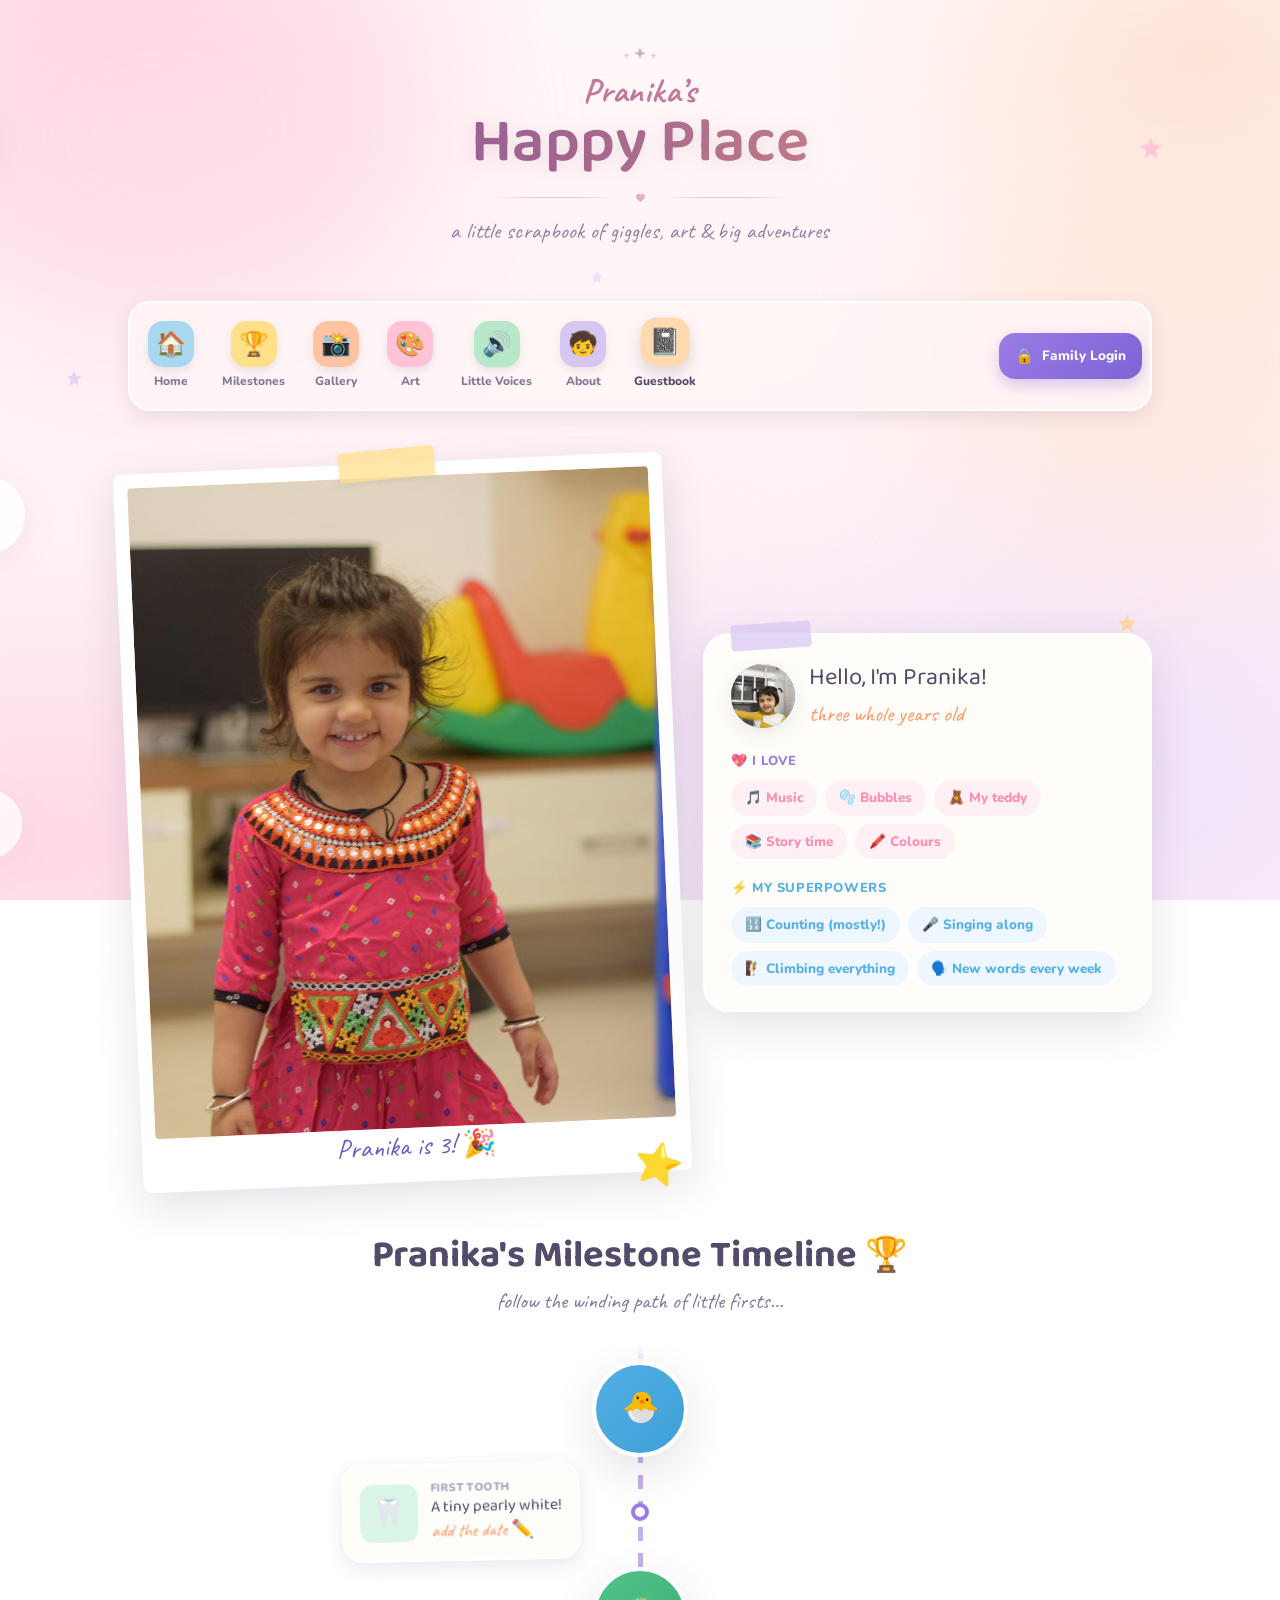
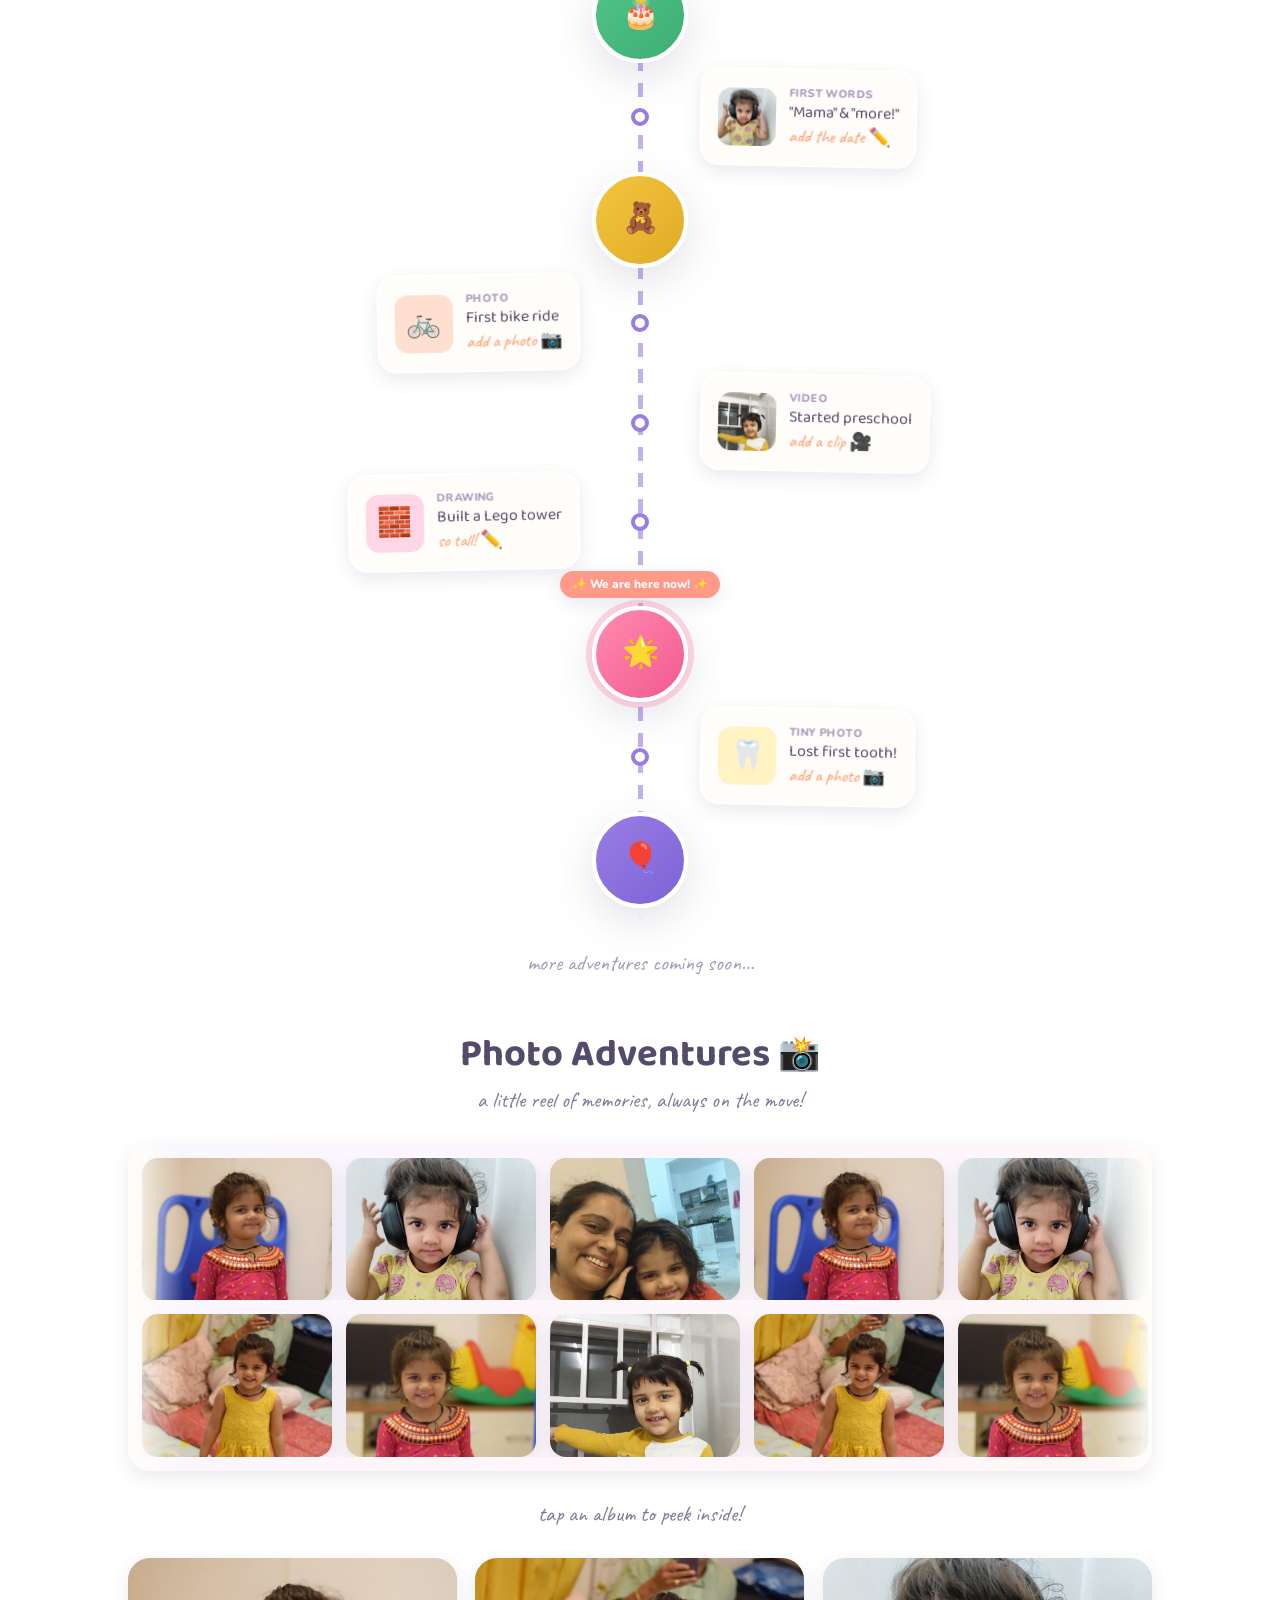
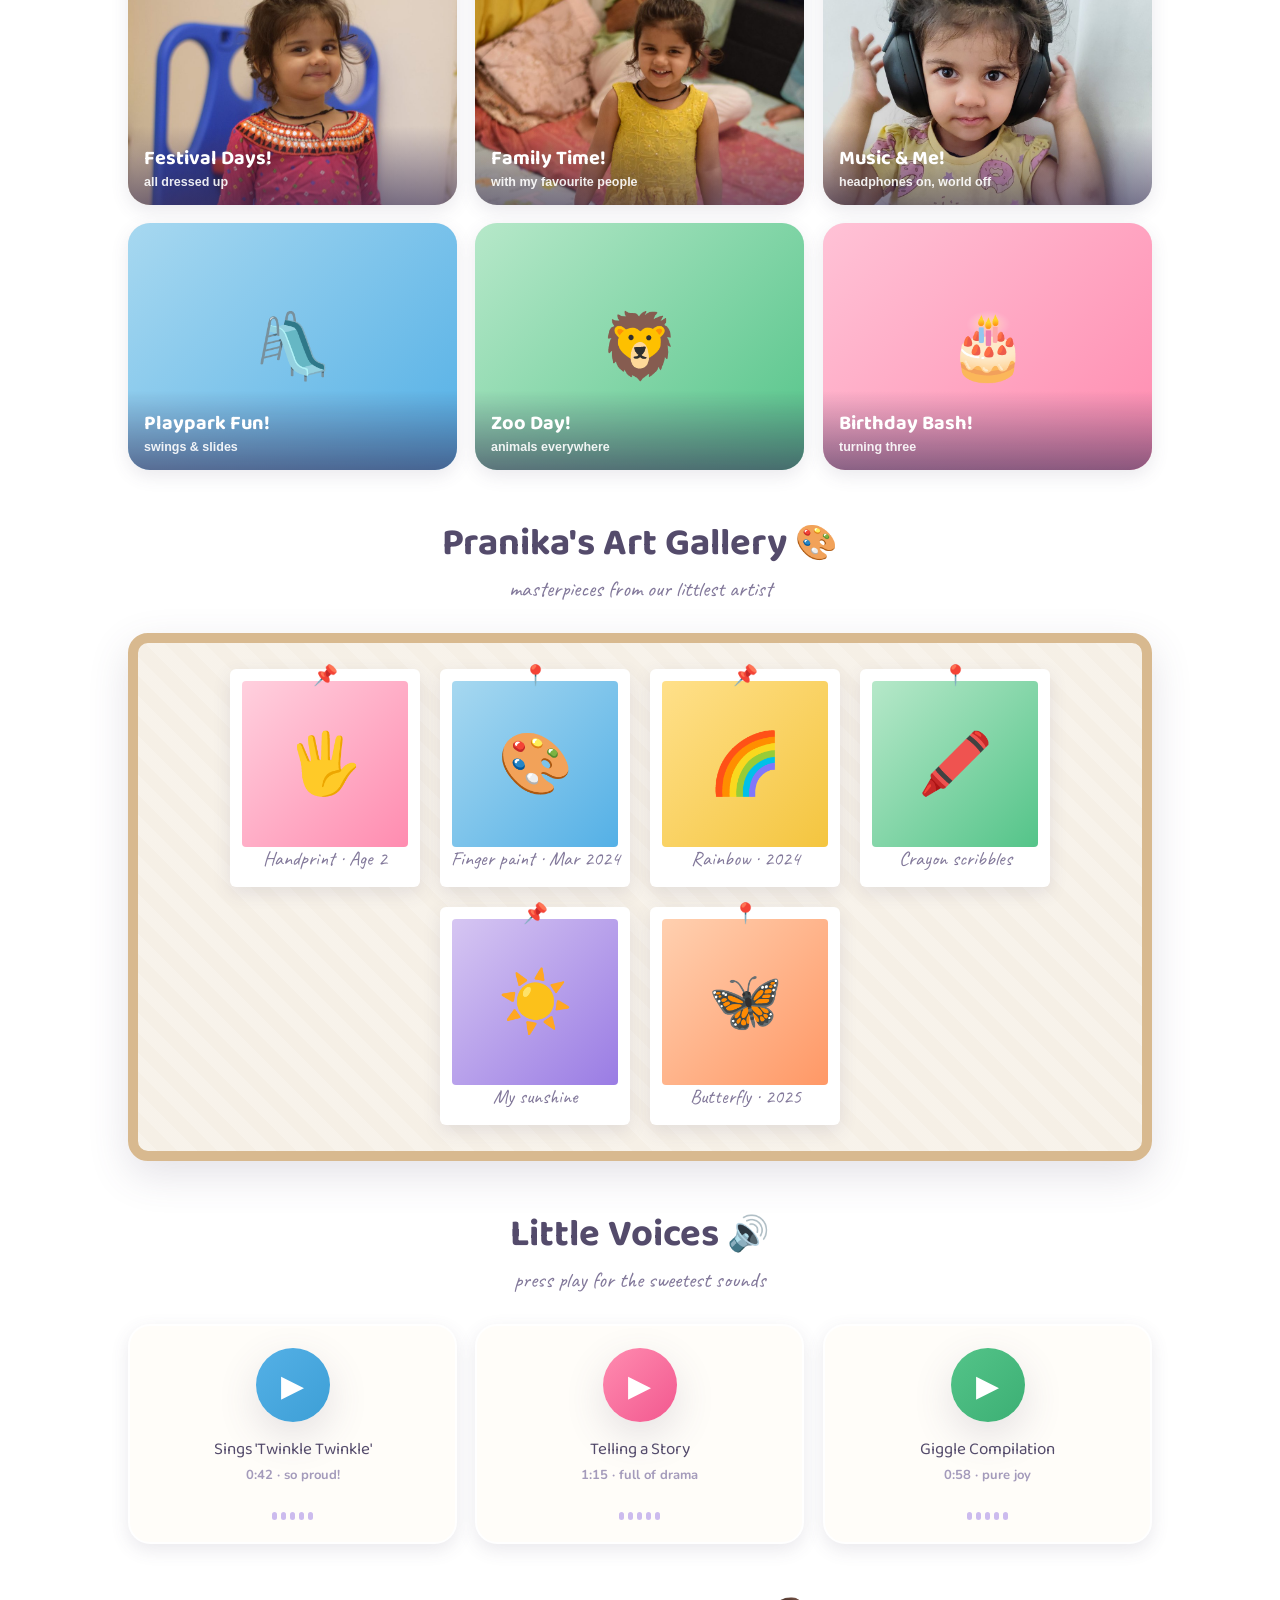
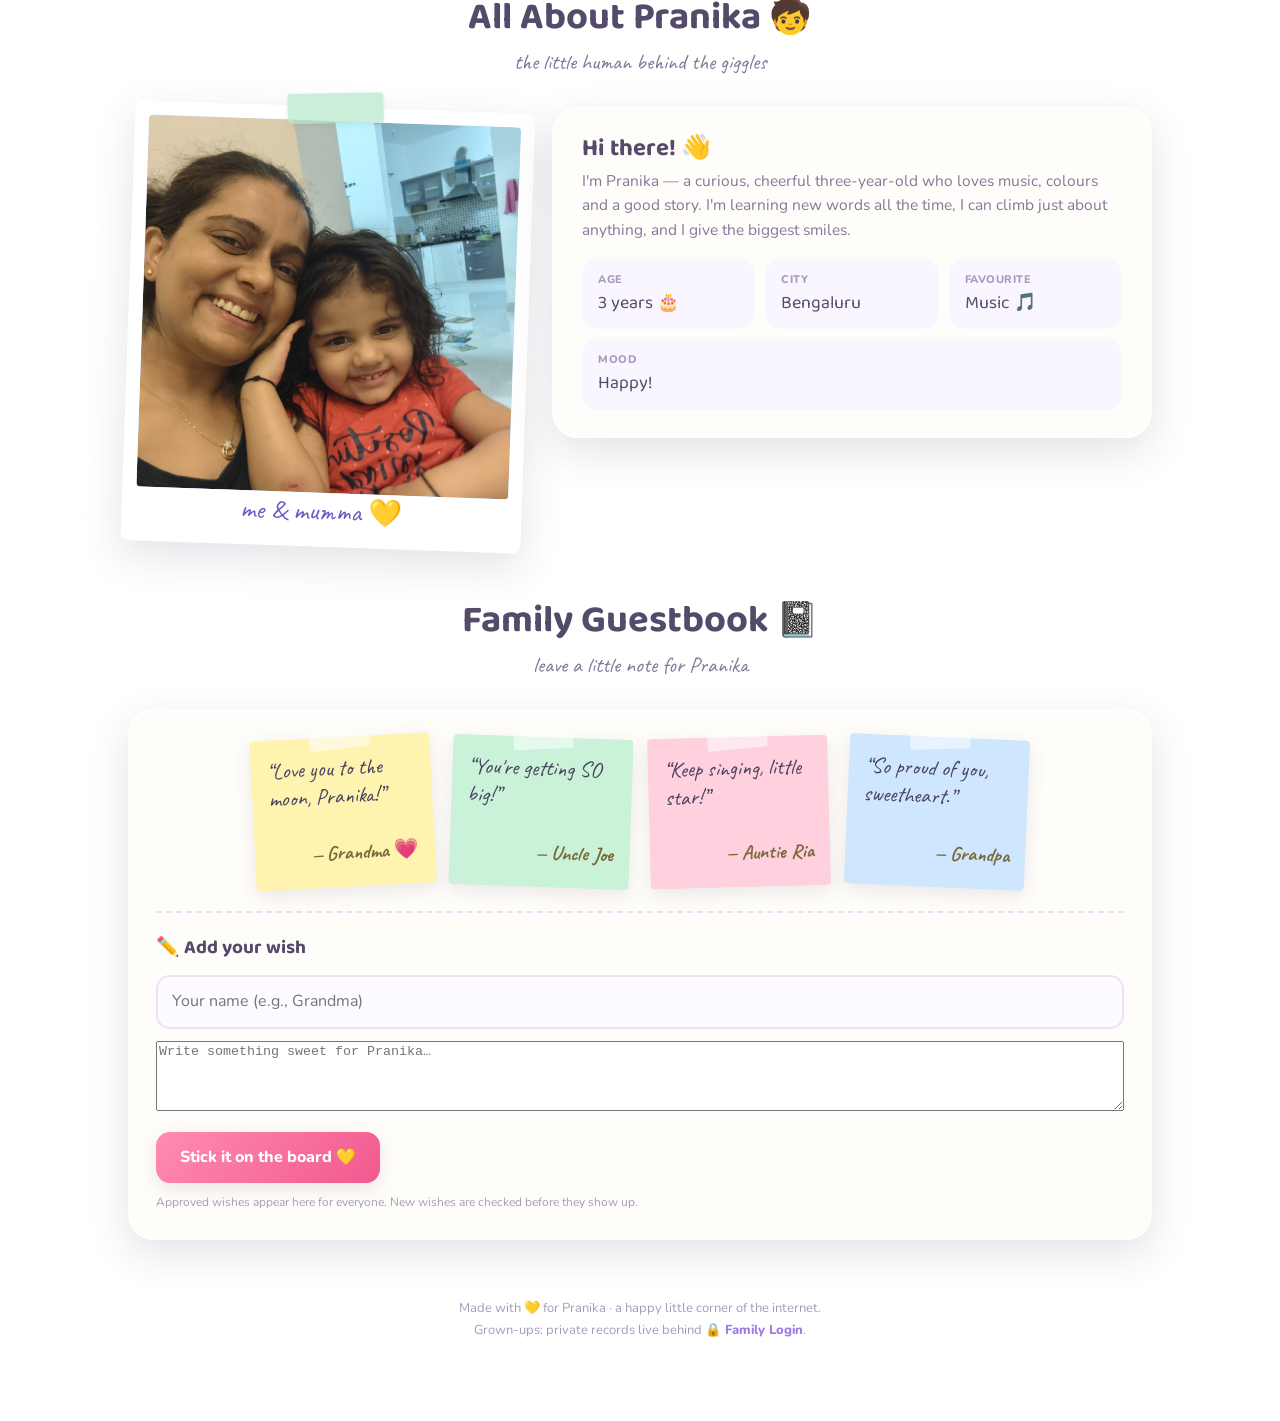
<file: index.html>
<!doctype html>
<html lang="en">
  <head>
    <meta charset="UTF-8" />
    <meta name="viewport" content="width=device-width, initial-scale=1.0" />
    <!-- Blocked from search engines. The page is still openable by anyone with the link. Remove this line to allow indexing. -->
    <meta name="robots" content="noindex, nofollow" />
    <title>Pranika's Happy Place! 🎈</title>
    <link rel="preconnect" href="https://fonts.googleapis.com" />
    <link rel="preconnect" href="https://fonts.gstatic.com" crossorigin />
    <link
      href="https://fonts.googleapis.com/css2?family=Baloo+2:wght@500;600;700;800&family=Caveat:wght@600;700&family=Nunito:wght@400;600;700;800&display=swap"
      rel="stylesheet"
    />
    <link rel="stylesheet" href="style.css" />
  </head>
  <body>
    <div id="sprog" aria-hidden="true"></div>
    <div class="decor" aria-hidden="true">
      <span class="aura a1"></span>
      <span class="aura a2"></span>
      <span class="aura a3"></span>
      <svg class="cloud c1" width="150" height="87" viewBox="0 0 120 70">
        <path fill="#fff" d="M30 55a22 22 0 0 1 2-44 26 26 0 0 1 49-6 20 20 0 0 1 9 50z" />
      </svg>
      <svg class="cloud c2" width="110" height="64" viewBox="0 0 120 70">
        <path fill="#fff" d="M30 55a22 22 0 0 1 2-44 26 26 0 0 1 49-6 20 20 0 0 1 9 50z" />
      </svg>
      <svg class="cloud c3" width="190" height="110" viewBox="0 0 120 70">
        <path fill="#fff" d="M30 55a22 22 0 0 1 2-44 26 26 0 0 1 49-6 20 20 0 0 1 9 50z" />
      </svg>
      <svg class="cloud c4" width="130" height="75" viewBox="0 0 120 70">
        <path fill="#fff" d="M30 55a22 22 0 0 1 2-44 26 26 0 0 1 49-6 20 20 0 0 1 9 50z" />
      </svg>
      <svg class="cloud c5" width="165" height="96" viewBox="0 0 120 70">
        <path fill="#fff" d="M30 55a22 22 0 0 1 2-44 26 26 0 0 1 49-6 20 20 0 0 1 9 50z" />
      </svg>
      <span class="petal p1" style="left:6%;animation-duration:26s;animation-delay:0s;width:11.7px;height:11.7px"></span>
      <span class="petal p2" style="left:17%;animation-duration:32s;animation-delay:-8s;width:13.7px;height:13.7px"></span>
      <span class="petal p3" style="left:29%;animation-duration:23s;animation-delay:-15s;width:15.7px;height:15.7px"></span>
      <span class="petal p4" style="left:38%;animation-duration:35s;animation-delay:-4s;width:17.6px;height:17.6px"></span>
      <span class="petal p5" style="left:51%;animation-duration:28s;animation-delay:-20s;width:11.7px;height:11.7px"></span>
      <span class="petal p6" style="left:63%;animation-duration:31s;animation-delay:-11s;width:13.7px;height:13.7px"></span>
      <span class="petal p7" style="left:72%;animation-duration:25s;animation-delay:-26s;width:15.7px;height:15.7px"></span>
      <span class="petal p8" style="left:81%;animation-duration:34s;animation-delay:-6s;width:17.6px;height:17.6px"></span>
      <span class="petal p9" style="left:89%;animation-duration:29s;animation-delay:-18s;width:11.7px;height:11.7px"></span>
      <span class="petal p10" style="left:95%;animation-duration:27s;animation-delay:-2s;width:13.7px;height:13.7px"></span>
      <span class="mote m1" style="left:11%;animation-duration:22s;animation-delay:0s"></span>
      <span class="mote m2" style="left:24%;animation-duration:28s;animation-delay:-9s"></span>
      <span class="mote m3" style="left:36%;animation-duration:25s;animation-delay:-16s"></span>
      <span class="mote m4" style="left:47%;animation-duration:31s;animation-delay:-5s"></span>
      <span class="mote m5" style="left:58%;animation-duration:26s;animation-delay:-21s"></span>
      <span class="mote m6" style="left:69%;animation-duration:29s;animation-delay:-12s"></span>
      <span class="mote m7" style="left:83%;animation-duration:24s;animation-delay:-3s"></span>
      <span class="mote m8" style="left:92%;animation-duration:33s;animation-delay:-18s"></span>
      <svg class="star s1" width="28" height="28" viewBox="0 0 24 24">
        <path fill="#ffc7d9" d="M12 2l2.6 6.3L21 9l-4.8 4.3L17.6 20 12 16.4 6.4 20l1.4-6.7L3 9l6.4-.7z" />
      </svg>
      <svg class="star s2" width="20" height="20" viewBox="0 0 24 24">
        <path fill="#e3d2f7" d="M12 2l2.6 6.3L21 9l-4.8 4.3L17.6 20 12 16.4 6.4 20l1.4-6.7L3 9l6.4-.7z" />
      </svg>
      <svg class="star s3" width="24" height="24" viewBox="0 0 24 24">
        <path fill="#ffd9a8" d="M12 2l2.6 6.3L21 9l-4.8 4.3L17.6 20 12 16.4 6.4 20l1.4-6.7L3 9l6.4-.7z" />
      </svg>
      <svg class="star s4" width="18" height="18" viewBox="0 0 24 24">
        <path fill="#ffb9cd" d="M12 2l2.6 6.3L21 9l-4.8 4.3L17.6 20 12 16.4 6.4 20l1.4-6.7L3 9l6.4-.7z" />
      </svg>
      <svg class="star s5" width="16" height="16" viewBox="0 0 24 24">
        <path fill="#f3ddfa" d="M12 2l2.6 6.3L21 9l-4.8 4.3L17.6 20 12 16.4 6.4 20l1.4-6.7L3 9l6.4-.7z" />
      </svg>
      <svg class="star s6" width="22" height="22" viewBox="0 0 24 24">
        <path fill="#ffcfe0" d="M12 2l2.6 6.3L21 9l-4.8 4.3L17.6 20 12 16.4 6.4 20l1.4-6.7L3 9l6.4-.7z" />
      </svg>
    </div>

    <div class="shell">
      <!-- Header -->
      <header class="top">
      <div class="logo-title">
        <span class="crest">
          <svg viewBox="0 0 46 18" fill="none" xmlns="http://www.w3.org/2000/svg">
            <path
              d="M23 1.6l1.5 4.1 4.1 1.5-4.1 1.5L23 12.8l-1.5-4.1L17.4 7.2l4.1-1.5z"
              fill="#c88fa8"
            />
            <path
              d="M9.5 6.4l.85 2.3 2.3.85-2.3.85-.85 2.3-.85-2.3L6.35 9.55l2.3-.85z"
              fill="#d7a9bd"
              opacity=".8"
            />
            <path
              d="M36.5 6.4l.85 2.3 2.3.85-2.3.85-.85 2.3-.85-2.3-2.3-.85 2.3-.85z"
              fill="#d7a9bd"
              opacity=".8"
            />
          </svg>
        </span>
        <p class="eyebrow">Pranika&rsquo;s</p>
        <h1>Happy Place</h1>
        <div class="title-rule" aria-hidden="true">
          <span class="ln"></span>
          <svg viewBox="0 0 24 24" xmlns="http://www.w3.org/2000/svg">
            <path
              d="M12 20.5S3.8 15.3 3.8 9.6A4.6 4.6 0 0 1 12 6.9a4.6 4.6 0 0 1 8.2 2.7c0 5.7-8.2 10.9-8.2 10.9z"
              fill="#dba3b6"
            />
          </svg>
          <span class="ln"></span>
        </div>
        <p class="subtitle">
          a little scrapbook of giggles, art &amp; big adventures
        </p>
      </div>
    </header>

      <!-- Nav -->
      <nav class="mainnav" id="nav">
        <button class="navbtn n-home active" data-go="home">
          <span class="ico">🏠</span>Home
        </button>
        <button class="navbtn n-mile" data-go="milestones">
          <span class="ico">🏆</span>Milestones
        </button>
        <button class="navbtn n-gal" data-go="gallery">
          <span class="ico">📸</span>Gallery
        </button>
        <button class="navbtn n-art" data-go="art">
          <span class="ico">🎨</span>Art
        </button>
        <button class="navbtn n-voice" data-go="voices">
          <span class="ico">🔊</span>Little Voices
        </button>
        <button class="navbtn n-about" data-go="about">
          <span class="ico">🧒</span>About
        </button>
        <button class="navbtn n-guest" data-go="guestbook">
          <span class="ico">📓</span>Guestbook
        </button>
        <span class="navspacer"></span>
        <a class="loginbtn" href="parent.html"
          ><span class="lk">🔒</span> Family Login</a
        >
      </nav>

      <!-- ===== HOME / HERO ===== -->
      <section id="home">
        <div class="hero">
          <div class="hero-photo">
            <div class="polaroid">
              <div class="tape"></div>
              <div class="pic">
                <img
                  src="photos/pranika-hero.jpg"
                  alt="Pranika smiling"
                  style="object-position: center 18%"
                />
              </div>
              <div class="cap">Pranika is 3! 🎉</div>
            </div>
            <span class="sticker">⭐</span>
          </div>
          <div class="profilecard">
            <div class="pc-head">
              <div class="pc-avatar">
                <img src="photos/pranika-avatar.jpg" alt="Pranika" />
              </div>
              <div>
                <div class="n">Hello, I'm Pranika!</div>
                <div class="age">three whole years old</div>
              </div>
            </div>
            <div class="pc-block">
              <div class="pc-label">💖 I love</div>
              <div class="taglist">
                <span class="tagpill love">🎵 Music</span>
                <span class="tagpill love">🫧 Bubbles</span>
                <span class="tagpill love">🧸 My teddy</span>
                <span class="tagpill love">📚 Story time</span>
                <span class="tagpill love">🖍️ Colours</span>
              </div>
            </div>
            <div class="pc-block">
              <div class="pc-label" style="color: var(--sky-d)">
                ⚡ My superpowers
              </div>
              <div class="taglist">
                <span class="tagpill power">🔢 Counting (mostly!)</span>
                <span class="tagpill power">🎤 Singing along</span>
                <span class="tagpill power">🧗 Climbing everything</span>
                <span class="tagpill power">🗣️ New words every week</span>
              </div>
            </div>
          </div>
        </div>
      </section>

      <!-- ===== MILESTONES ===== -->
      <section id="milestones">
        <h2 class="sec-title">
          Pranika's Milestone Timeline <span class="em">🏆</span>
        </h2>
        <div class="sec-sub">follow the winding path of little firsts…</div>

        <div class="timeline">
          <div class="agebadge a0">
            <span class="em">🐣</span><span class="lb">Age 0</span>
          </div>

          <div class="mrow left">
            <div class="mcard">
              <div class="mthumb" style="background: #d9f6e6">🦷</div>
              <div>
                <div class="mtype">First tooth</div>
                <div class="mt">A tiny pearly white!</div>
                <div class="md">add the date ✏️</div>
              </div>
            </div>
            <div class="node"></div>
          </div>

          <div class="agebadge a1">
            <span class="em">🎂</span><span class="lb">Age 1</span>
          </div>

          <div class="mrow right">
            <div class="node"></div>
            <div class="mcard">
              <div class="mthumb">
                <img
                  src="photos/music-time.jpg"
                  alt="Pranika wearing headphones"
                  loading="lazy"
                  style="object-position: center 22%"
                />
              </div>
              <div>
                <div class="mtype">First words</div>
                <div class="mt">"Mama" &amp; "more!"</div>
                <div class="md">add the date ✏️</div>
              </div>
            </div>
          </div>

          <div class="agebadge a2">
            <span class="em">🧸</span><span class="lb">Age 2</span>
          </div>

          <div class="mrow left">
            <div class="mcard">
              <div class="mthumb" style="background: #ffe0d0">🚲</div>
              <div>
                <div class="mtype">Photo</div>
                <div class="mt">First bike ride</div>
                <div class="md">add a photo 📷</div>
              </div>
            </div>
            <div class="node"></div>
          </div>
          <div class="mrow right">
            <div class="node"></div>
            <div class="mcard">
              <div class="mthumb">
                <img
                  src="photos/pranika-avatar.jpg"
                  alt="Pranika smiling"
                  loading="lazy"
                />
              </div>
              <div>
                <div class="mtype">Video</div>
                <div class="mt">Started preschool</div>
                <div class="md">add a clip 🎥</div>
              </div>
            </div>
          </div>
          <div class="mrow left">
            <div class="mcard">
              <div class="mthumb" style="background: #ffd6e6">🧱</div>
              <div>
                <div class="mtype">Drawing</div>
                <div class="mt">Built a Lego tower</div>
                <div class="md">so tall! ✏️</div>
              </div>
            </div>
            <div class="node"></div>
          </div>

          <span class="nowtag">✨ We are here now! ✨</span>
          <div class="agebadge a3 now">
            <span class="em">🌟</span><span class="lb">Age 3</span>
          </div>

          <div class="mrow right">
            <div class="node"></div>
            <div class="mcard">
              <div class="mthumb" style="background: #fff3c4">🦷</div>
              <div>
                <div class="mtype">Tiny photo</div>
                <div class="mt">Lost first tooth!</div>
                <div class="md">add a photo 📷</div>
              </div>
            </div>
          </div>

          <div class="agebadge a4">
            <span class="em">🎈</span><span class="lb">Age 4</span>
          </div>
        </div>
        <p class="timeline-outro">more adventures coming soon…</p>
      </section>

      <!-- ===== PHOTO ADVENTURES (Gallery) ===== -->
      <section id="gallery">
        <h2 class="sec-title">Photo Adventures <span class="em">📸</span></h2>
        <div class="sec-sub">a little reel of memories, always on the move!</div>
        <div class="reel" id="reel" aria-label="Scrolling photo reel of Pranika">
          <div class="reel-row r1"><div class="reel-track" id="reelTrack1"></div></div>
          <div class="reel-row r2"><div class="reel-track" id="reelTrack2"></div></div>
        </div>
        <div class="sec-sub">tap an album to peek inside!</div>
        <div class="albums" id="albums"></div>
      </section>

      <!-- ===== ART GALLERY ===== -->
      <section id="art">
        <h2 class="sec-title">
          Pranika's Art Gallery <span class="em">🎨</span>
        </h2>
        <div class="sec-sub">masterpieces from our littlest artist</div>
        <div class="board" id="board"></div>
      </section>

      <!-- ===== LITTLE VOICES ===== -->
      <section id="voices">
        <h2 class="sec-title">Little Voices <span class="em">🔊</span></h2>
        <div class="sec-sub">press play for the sweetest sounds</div>
        <div class="voices">
          <div class="voice" data-audio="">
            <button class="playbtn" aria-label="Play">▶</button>
            <div class="vt">Sings 'Twinkle Twinkle'</div>
            <div class="vd">0:42 · so proud!</div>
            <div class="bars"><i></i><i></i><i></i><i></i><i></i></div>
          </div>
          <div class="voice" data-audio="">
            <button class="playbtn" aria-label="Play">▶</button>
            <div class="vt">Telling a Story</div>
            <div class="vd">1:15 · full of drama</div>
            <div class="bars"><i></i><i></i><i></i><i></i><i></i></div>
          </div>
          <div class="voice" data-audio="">
            <button class="playbtn" aria-label="Play">▶</button>
            <div class="vt">Giggle Compilation</div>
            <div class="vd">0:58 · pure joy</div>
            <div class="bars"><i></i><i></i><i></i><i></i><i></i></div>
          </div>
        </div>
      </section>

      <!-- ===== ABOUT ===== -->
      <section id="about">
        <h2 class="sec-title">All About Pranika <span class="em">🧒</span></h2>
        <div class="sec-sub">the little human behind the giggles</div>
        <div class="about">
          <div class="about-photo">
            <div class="polaroid">
              <div class="tape t2"></div>
              <div class="pic">
                <img
                  src="photos/pranika-about.jpg"
                  alt="Pranika with her mum"
                  loading="lazy"
                  style="object-position: center 35%"
                />
              </div>
              <div class="cap">me &amp; mumma 💛</div>
            </div>
          </div>
          <div class="about-card">
            <h3>Hi there! 👋</h3>
            <p>
              I'm Pranika — a curious, cheerful three-year-old who loves music,
              colours and a good story. I'm learning new words all the time, I
              can climb just about anything, and I give the biggest smiles.
            </p>
            <div class="abt-facts">
              <div class="abt">
                <div class="k">Age</div>
                <div class="v">3 years 🎂</div>
              </div>
              <div class="abt">
                <div class="k">City</div>
                <div class="v">Bengaluru</div>
              </div>
              <div class="abt">
                <div class="k">Favourite</div>
                <div class="v">Music 🎵</div>
              </div>
              <div class="abt">
                <div class="k">Mood</div>
                <div class="v">Happy!</div>
              </div>
            </div>
          </div>
        </div>
      </section>

      <!-- ===== GUESTBOOK ===== -->
      <section id="guestbook">
        <h2 class="sec-title">Family Guestbook <span class="em">📓</span></h2>
        <div class="sec-sub">leave a little note for Pranika</div>
        <div class="guest-wrap">
          <div class="notes" id="notes"></div>
          <div class="guest-form">
            <h4>✏️ Add your wish</h4>
            <div class="gf-row">
              <input
                type="text"
                id="gName"
                placeholder="Your name (e.g., Grandma)"
                maxlength="40"
                autocomplete="name"
              />
            </div>
            <textarea
              id="gMsg"
              placeholder="Write something sweet for Pranika…"
              maxlength="180"
            ></textarea>
            <!-- anti-spam honeypot: hidden from people, bots tend to fill it -->
            <div
              style="position: absolute; left: -9999px; top: -9999px"
              aria-hidden="true"
            >
              <label
                >Leave this field empty<input
                  type="text"
                  id="gWebsite"
                  tabindex="-1"
                  autocomplete="off"
              /></label>
            </div>
            <button class="gf-send" id="gSend">Stick it on the board 💛</button>
            <div class="gf-note" id="gNote">
              Wishes are saved on this device only. Connect the free guestbook
              backend (see the note at the bottom of the file) to share them
              with everyone and get an email for each new wish.
            </div>
          </div>
        </div>
      </section>

      <footer>
        Made with <span class="heart">💛</span> for Pranika · a happy little
        corner of the internet.<br />
        Grown-ups: private records live behind
        <a href="parent.html">🔒 Family Login</a>.
      </footer>
    </div>

    <!-- lightbox -->
    <div class="lb" id="lb">
      <div class="card">
        <button class="x" id="lbClose" aria-label="Close">✕</button>
        <div class="big" id="lbBig"></div>
        <div class="meta">
          <div class="t" id="lbT"></div>
          <div class="s" id="lbS"></div>
        </div>
      </div>
    </div>
    <div id="toast"></div>

    <!--
    ==== ADDING REAL PHOTOS / AUDIO ====
    • Albums & art: edit the ALBUMS / ART arrays below. Add  img:"photos/zoo1.jpg"  to show a real picture
      instead of the emoji tile. Put files in a "photos" folder beside this file. Use <img loading="lazy">
      for big images so pages stay fast.
    • Audio: set data-audio="clips/twinkle.mp3" on a Little Voices card (in the HTML above) to play a real recording.
    • Reminder: this page is PUBLIC. Keep sensitive high-res photos/videos of Pranika behind Family Login instead.
  -->
    <script src="script.js"></script>
  </body>
</html>
</file>
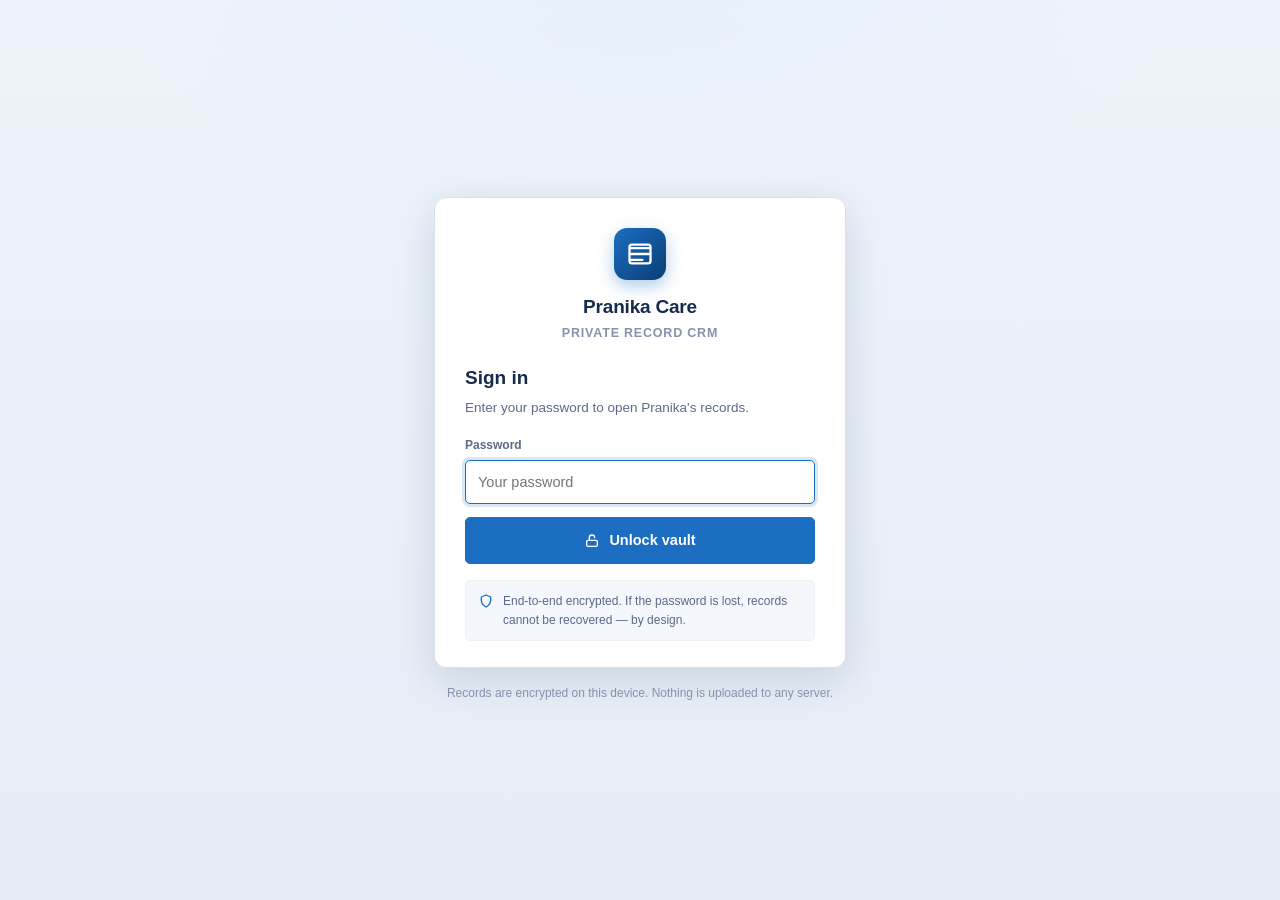
<file: parent.html>
<!DOCTYPE html>
<html lang="en"><head>
<meta charset="UTF-8">
<meta name="viewport" content="width=device-width, initial-scale=1.0">
<meta name="robots" content="noindex, nofollow">
<title>Pranika · Private Space</title>
<link rel="preconnect" href="https://fonts.googleapis.com">
<link rel="preconnect" href="https://fonts.gstatic.com" crossorigin="">
<link href="https://fonts.googleapis.com/css2?family=Fredoka:wght@400;500;600;700&amp;family=Nunito:ital,wght@0,400;0,600;0,700;0,800;1,400&amp;display=swap" rel="stylesheet">
<style>

  :root{
    --brand:#1b6ec2; --brand-d:#12559b; --brand-l:#eaf3fb; --brand-2:#0b3d75;
    --navy:#04234a; --navy-2:#083061;
    --bg:#f2f5fa; --card:#ffffff; --line:#dce2ec; --line-2:#eef1f6;
    --ink:#172b4d; --muted:#5a6a88; --faint:#8493ac;
    --ok:#1c7a4f; --ok-bg:#e6f5ec; --warn:#8a5d12; --warn-bg:#fbf0da;
    --info:#1b6ec2; --info-bg:#eaf3fb; --neu:#5a6a88; --neu-bg:#eef1f6;
    --danger:#b3261e; --danger-bg:#fdeceb; --purple:#6b4fbb; --purple-bg:#efeafb;
    --r:8px; --r-sm:5px;
    --sh:0 1px 2px rgba(16,42,80,.06), 0 1px 3px rgba(16,42,80,.07);
    --sh-md:0 6px 20px rgba(16,42,80,.12);
    --sb-w:250px;
  }
  *{box-sizing:border-box;}
  html{-webkit-text-size-adjust:100%;}
  body{
    margin:0; background:var(--bg); color:var(--ink);
    font-family:-apple-system,BlinkMacSystemFont,"Segoe UI",Roboto,Helvetica,Arial,sans-serif;
    font-size:14px; line-height:1.55; -webkit-font-smoothing:antialiased;
  }
  a{color:var(--brand-d);text-decoration:none;}
  a:hover{text-decoration:underline;}
  svg{display:block;}

  /* ============ LOGIN GATE ============ */
  #gate{min-height:100vh;display:flex;flex-direction:column;align-items:center;justify-content:center;
    padding:28px 18px;background:
      radial-gradient(900px 480px at 50% -6%, #e7f0fb 0, transparent 60%),
      linear-gradient(180deg,#eef3fa,#e7edf6);}
  .login-wrap{width:100%;max-width:412px;}
  .login-card{background:#fff;border:1px solid var(--line);border-radius:12px;
    box-shadow:0 12px 40px rgba(16,42,80,.14);padding:30px 30px 26px;}
  .login-brand{text-align:center;margin-bottom:20px;}
  .login-logo{width:52px;height:52px;border-radius:13px;margin:0 auto 12px;display:flex;align-items:center;justify-content:center;
    background:linear-gradient(135deg,var(--brand),var(--brand-2));box-shadow:0 6px 16px rgba(27,110,194,.35);}
  .login-logo svg{width:28px;height:28px;stroke:#fff;fill:none;stroke-width:2;stroke-linecap:round;stroke-linejoin:round;}
  .login-name{font-size:19px;font-weight:800;letter-spacing:-.2px;}
  .login-tag{font-size:12.5px;color:var(--faint);font-weight:600;text-transform:uppercase;letter-spacing:.8px;margin-top:2px;}
  .login-card h1{margin:0 0 5px;font-size:19px;font-weight:700;}
  .gate-sub{font-size:13.5px;color:var(--muted);margin:0 0 18px;}
  .field{margin-bottom:13px;}
  .field label{display:block;font-size:12px;font-weight:700;color:var(--muted);margin-bottom:5px;}
  .field input{width:100%;font:inherit;font-size:14.5px;padding:10px 12px;border:1px solid #c7d0de;border-radius:var(--r-sm);
    background:#fff;color:var(--ink);transition:border-color .15s,box-shadow .15s;}
  .field input:focus{outline:none;border-color:var(--brand);box-shadow:0 0 0 3px rgba(27,110,194,.16);}
  .btn{appearance:none;border:1px solid var(--brand);cursor:pointer;font:inherit;font-weight:700;font-size:14.5px;
    width:100%;padding:11px 16px;border-radius:var(--r-sm);background:var(--brand);color:#fff;
    display:inline-flex;align-items:center;justify-content:center;gap:9px;transition:background .15s,transform .04s;}
  .btn:hover{background:var(--brand-d);}
  .btn:active{transform:translateY(1px);}
  .btn svg{width:16px;height:16px;stroke:#fff;fill:none;stroke-width:2;stroke-linecap:round;stroke-linejoin:round;}
  .btn.ghost{background:none;color:var(--muted);border:none;font-weight:600;font-size:13px;padding:9px;margin-top:6px;}
  .btn.ghost:hover{color:var(--brand-d);}
  .gate-note{margin-top:16px;font-size:12px;color:var(--muted);line-height:1.55;background:#f4f7fc;border:1px solid var(--line-2);
    border-radius:var(--r-sm);padding:11px 12px;display:flex;gap:9px;}
  .gate-note b{color:var(--ink);}
  .gate-note svg{width:16px;height:16px;flex:none;stroke:var(--brand);fill:none;stroke-width:2;stroke-linecap:round;stroke-linejoin:round;margin-top:1px;}
  .gate-err{display:none;font-size:13px;color:#b3261e;background:var(--danger-bg);border:1px solid #f3c9c6;border-radius:var(--r-sm);padding:9px 11px;margin-bottom:12px;}
  .strength{height:5px;border-radius:5px;background:#e4e9f1;margin:3px 0 3px;overflow:hidden;}
  .strength>i{display:block;height:100%;width:0;border-radius:5px;transition:width .2s,background .2s;}
  .strength-txt{font-size:11.5px;color:var(--faint);text-align:right;min-height:15px;margin-bottom:8px;}
  .login-foot{text-align:center;font-size:12px;color:var(--faint);margin-top:16px;}

  /* ============ APP LAYOUT ============ */
  #app{display:none;}
  .crm{position:relative;min-height:100vh;}
  .crm-sidebar{position:fixed;top:0;left:0;width:var(--sb-w);height:100vh;overflow-y:auto;z-index:40;
    background:linear-gradient(185deg,var(--navy),#03203f);color:#cdd8ea;display:flex;flex-direction:column;}
  .sb-brand{display:flex;align-items:center;gap:11px;padding:16px 18px;border-bottom:1px solid rgba(255,255,255,.08);}
  .sb-logo{width:36px;height:36px;border-radius:9px;flex:none;display:flex;align-items:center;justify-content:center;
    background:linear-gradient(135deg,var(--brand),#3b8fd6);}
  .sb-logo svg{width:20px;height:20px;stroke:#fff;fill:none;stroke-width:2;stroke-linecap:round;stroke-linejoin:round;}
  .sb-title{font-size:15px;font-weight:800;color:#fff;letter-spacing:-.2px;line-height:1.1;}
  .sb-sub{font-size:10.5px;color:#8ea3c4;font-weight:600;text-transform:uppercase;letter-spacing:.7px;}
  .sb-navlabel{font-size:10.5px;font-weight:700;text-transform:uppercase;letter-spacing:1px;color:#6f86ab;padding:16px 20px 6px;}
  .sb-nav{padding:2px 10px;flex:1;}
  .nav-item{display:flex;align-items:center;gap:11px;width:100%;text-align:left;appearance:none;border:none;cursor:pointer;
    font:inherit;font-size:13.5px;font-weight:600;color:#c2cee2;background:none;padding:9px 12px;border-radius:7px;margin:1px 0;
    position:relative;transition:background .12s,color .12s;}
  .nav-item svg{width:17px;height:17px;flex:none;stroke:currentColor;fill:none;stroke-width:1.9;stroke-linecap:round;stroke-linejoin:round;opacity:.9;}
  .nav-item:hover{background:rgba(255,255,255,.07);color:#fff;}
  .nav-item.active{background:rgba(59,143,214,.22);color:#fff;}
  .nav-item.active::before{content:"";position:absolute;left:-10px;top:6px;bottom:6px;width:3px;border-radius:3px;background:#4aa3e8;}
  .nav-item .badge{margin-left:auto;}
  .sb-foot{padding:12px 14px;border-top:1px solid rgba(255,255,255,.08);}
  .lock-chip{display:flex;align-items:center;gap:8px;font-size:11.5px;color:#8ea3c4;font-weight:600;padding:6px 6px 10px;}
  .lock-chip svg{width:14px;height:14px;stroke:#5cc48f;fill:none;stroke-width:2;}
  .nav-item.danger{color:#f2b8b4;}
  .nav-item.danger:hover{background:rgba(179,38,30,.2);color:#ffd9d6;}

  .crm-main{margin-left:var(--sb-w);min-height:100vh;}
  .crm-topbar{position:sticky;top:0;z-index:30;background:#fff;border-bottom:1px solid var(--line);
    display:flex;align-items:center;gap:14px;padding:0 22px;height:56px;}
  .menu-btn{display:none;}
  .tb-crumb{display:flex;align-items:center;gap:7px;font-size:13px;color:var(--muted);white-space:nowrap;}
  .tb-crumb svg{width:15px;height:15px;stroke:var(--brand);fill:none;stroke-width:2;stroke-linecap:round;stroke-linejoin:round;}
  .tb-crumb b{color:var(--ink);}
  .tb-crumb .sep{color:var(--faint);}
  .tb-search{flex:1;max-width:420px;position:relative;}
  .tb-search input{width:100%;font:inherit;font-size:13.5px;padding:8px 12px 8px 34px;border:1px solid #cfd7e3;border-radius:20px;background:#f6f8fc;color:var(--ink);}
  .tb-search input:focus{outline:none;border-color:var(--brand);background:#fff;box-shadow:0 0 0 3px rgba(27,110,194,.14);}
  .tb-search svg{position:absolute;left:11px;top:50%;transform:translateY(-50%);width:16px;height:16px;stroke:var(--faint);fill:none;stroke-width:2;stroke-linecap:round;}
  .tb-actions{margin-left:auto;display:flex;align-items:center;gap:8px;}

  .crm-content{padding:22px;max-width:1180px;}
  .page-head{margin:0 0 16px;}
  .page-head h2{margin:0;font-size:20px;font-weight:800;letter-spacing:-.3px;}
  .page-head p{margin:3px 0 0;font-size:13.5px;color:var(--muted);}

  /* buttons */
  .b{appearance:none;cursor:pointer;font:inherit;font-size:13px;font-weight:600;border-radius:var(--r-sm);
    display:inline-flex;align-items:center;gap:7px;padding:7px 13px;border:1px solid var(--line);background:#fff;color:var(--ink);transition:background .12s,border-color .12s;}
  .b:hover{background:#f4f7fc;border-color:#c7d0de;}
  .b svg{width:15px;height:15px;stroke:currentColor;fill:none;stroke-width:2;stroke-linecap:round;stroke-linejoin:round;}
  .b.primary{background:var(--brand);border-color:var(--brand);color:#fff;}
  .b.primary:hover{background:var(--brand-d);}
  .b.icon{padding:7px;}

  /* record highlights panel */
  .rec-hero{background:#fff;border:1px solid var(--line);border-radius:var(--r);box-shadow:var(--sh);padding:16px 20px;margin-bottom:18px;
    border-top:3px solid var(--brand);}
  .rh-top{display:flex;align-items:center;gap:14px;flex-wrap:wrap;}
  .rh-ico{width:46px;height:46px;border-radius:11px;flex:none;display:flex;align-items:center;justify-content:center;color:#fff;font-weight:800;font-size:19px;}
  .rh-ico svg{width:24px;height:24px;stroke:#fff;fill:none;stroke-width:2;stroke-linecap:round;stroke-linejoin:round;}
  .rh-name{font-size:20px;font-weight:800;letter-spacing:-.3px;line-height:1.1;}
  .rh-sub{font-size:12.5px;color:var(--muted);margin-top:2px;}
  .rh-actions{margin-left:auto;display:flex;gap:8px;flex-wrap:wrap;}
  .rh-fields{display:flex;flex-wrap:wrap;gap:22px 34px;border-top:1px solid var(--line-2);margin-top:15px;padding-top:13px;}
  .rh-f .l{font-size:11px;color:var(--faint);font-weight:700;text-transform:uppercase;letter-spacing:.4px;}
  .rh-f .v{font-size:14px;color:var(--ink);font-weight:600;margin-top:2px;}

  /* KPI tiles */
  .kpis{display:grid;grid-template-columns:repeat(auto-fit,minmax(170px,1fr));gap:14px;margin-bottom:18px;}
  .kpi{background:#fff;border:1px solid var(--line);border-radius:var(--r);box-shadow:var(--sh);padding:15px 16px;position:relative;}
  .kpi .kl{font-size:11.5px;color:var(--muted);font-weight:700;text-transform:uppercase;letter-spacing:.4px;}
  .kpi .kv{font-size:25px;font-weight:800;letter-spacing:-.5px;margin-top:5px;line-height:1;}
  .kpi .kv small{font-size:13px;font-weight:700;color:var(--muted);}
  .kpi .ksub{font-size:12px;color:var(--faint);margin-top:5px;}
  .kpi .kico{position:absolute;top:14px;right:14px;width:30px;height:30px;border-radius:8px;display:flex;align-items:center;justify-content:center;}
  .kpi .kico svg{width:16px;height:16px;fill:none;stroke-width:2;stroke-linecap:round;stroke-linejoin:round;}

  /* generic card / related list */
  .card{background:#fff;border:1px solid var(--line);border-radius:var(--r);box-shadow:var(--sh);margin-bottom:18px;overflow:hidden;}
  .card-h{display:flex;align-items:center;gap:11px;padding:12px 16px;border-bottom:1px solid var(--line-2);}
  .card-h .chi{width:28px;height:28px;border-radius:7px;flex:none;display:flex;align-items:center;justify-content:center;background:var(--brand-l);}
  .card-h .chi svg{width:16px;height:16px;stroke:var(--brand);fill:none;stroke-width:2;stroke-linecap:round;stroke-linejoin:round;}
  .card-h .ct{font-size:14.5px;font-weight:700;}
  .card-h .cn{font-size:12.5px;color:var(--faint);font-weight:600;}
  .card-h .ca{margin-left:auto;display:flex;gap:7px;}
  .card-b{padding:16px;}
  .card-b.flush{padding:0;}
  .grid-2{display:grid;grid-template-columns:1fr 1fr;gap:18px;align-items:start;}

  /* tables */
  .tbl{width:100%;border-collapse:collapse;font-size:13.5px;}
  .tbl th{text-align:left;font-size:11px;font-weight:700;text-transform:uppercase;letter-spacing:.4px;color:var(--faint);
    padding:10px 16px;border-bottom:1px solid var(--line);background:#f8fafd;white-space:nowrap;}
  .tbl td{padding:12px 16px;border-bottom:1px solid var(--line-2);vertical-align:middle;}
  .tbl tr:last-child td{border-bottom:none;}
  .tbl tbody tr:hover td{background:#f6f9fd;}
  .tbl .lead{font-weight:700;color:var(--ink);}
  .tbl .mut{color:var(--muted);}
  .cellhead{display:flex;align-items:center;gap:10px;}
  .cellhead .ci{width:30px;height:30px;border-radius:7px;flex:none;display:flex;align-items:center;justify-content:center;font-size:15px;}

  /* field detail */
  .detail{display:grid;grid-template-columns:1fr 1fr;gap:0 40px;}
  .f{padding:11px 0;border-bottom:1px solid var(--line-2);}
  .f .l{font-size:11.5px;color:var(--muted);font-weight:700;}
  .f .v{font-size:14px;color:var(--ink);margin-top:3px;}
  .f .v.link{color:var(--brand-d);}
  @media (max-width:600px){.detail{grid-template-columns:1fr;}}

  /* tabs */
  .tabset{background:#fff;border:1px solid var(--line);border-radius:var(--r);box-shadow:var(--sh);margin-bottom:18px;}
  .tabs{display:flex;gap:2px;border-bottom:1px solid var(--line);padding:0 8px;overflow-x:auto;scrollbar-width:none;}
  .tabs::-webkit-scrollbar{display:none;}
  .tab{appearance:none;border:none;background:none;cursor:pointer;font:inherit;font-size:13.5px;font-weight:600;color:var(--muted);
    padding:13px 14px;border-bottom:2px solid transparent;white-space:nowrap;transition:color .12s,border-color .12s;}
  .tab:hover{color:var(--ink);}
  .tab.active{color:var(--brand-d);border-bottom-color:var(--brand);}
  .tabpane{display:none;padding:18px;}
  .tabpane.active{display:block;}

  /* badges/pills */
  .badge{display:inline-flex;align-items:center;gap:5px;font-size:11px;font-weight:700;padding:3px 9px;border-radius:20px;white-space:nowrap;letter-spacing:.2px;}
  .badge::before{content:"";width:6px;height:6px;border-radius:50%;background:currentColor;opacity:.9;}
  .badge.plain::before{display:none;}
  .b-ok{background:var(--ok-bg);color:var(--ok);}
  .b-warn{background:var(--warn-bg);color:var(--warn);}
  .b-info{background:var(--info-bg);color:var(--info);}
  .b-neu{background:var(--neu-bg);color:var(--neu);}
  .b-purple{background:var(--purple-bg);color:var(--purple);}
  .b-danger{background:var(--danger-bg);color:var(--danger);}

  /* chips */
  .chips{display:flex;flex-wrap:wrap;gap:8px;}
  .chip{background:#f4f7fc;border:1px solid var(--line-2);border-radius:20px;padding:6px 13px;font-size:13px;color:var(--ink);}
  .chip.pos{padding-left:9px;}
  .chip .p{display:inline-block;width:15px;height:15px;border-radius:50%;background:var(--ok);color:#fff;font-size:10px;font-weight:800;text-align:center;line-height:15px;margin-right:6px;}

  /* stat strip */
  .stats{display:flex;flex-wrap:wrap;gap:12px;}
  .stat{flex:1 1 140px;border:1px solid var(--line);border-radius:var(--r-sm);padding:12px 14px;background:#fafbfe;}
  .stat .sl{font-size:11px;color:var(--faint);font-weight:700;text-transform:uppercase;letter-spacing:.4px;}
  .stat .sv{font-size:19px;font-weight:800;margin-top:3px;}
  .stat .sv small{font-size:12px;color:var(--muted);font-weight:700;}

  /* callout */
  .callout{border-radius:var(--r-sm);padding:13px 15px;display:flex;gap:12px;align-items:center;}
  .callout.info{background:var(--info-bg);border:1px solid #bcdcf6;}
  .callout.warn{background:var(--warn-bg);border:1px solid #ecd6a6;}
  .callout .cxi{width:34px;height:34px;border-radius:9px;flex:none;display:flex;align-items:center;justify-content:center;}
  .callout .cxi svg{width:19px;height:19px;stroke:#fff;fill:none;stroke-width:2;stroke-linecap:round;stroke-linejoin:round;}
  .callout .cl{font-size:11px;font-weight:800;text-transform:uppercase;letter-spacing:.4px;}
  .callout .cv{font-size:15px;font-weight:700;color:var(--ink);margin-top:1px;}

  /* path / stages */
  .path{display:flex;border-radius:var(--r-sm);overflow:hidden;border:1px solid var(--line);}
  .path .st{flex:1;font-size:12px;font-weight:700;color:var(--muted);background:#f4f6fa;padding:11px 10px 11px 26px;position:relative;white-space:nowrap;text-align:center;}
  .path .st:not(:last-child){margin-right:-14px;-webkit-clip-path:polygon(0 0,calc(100% - 14px) 0,100% 50%,calc(100% - 14px) 100%,0 100%,14px 50%);clip-path:polygon(0 0,calc(100% - 14px) 0,100% 50%,calc(100% - 14px) 100%,0 100%,14px 50%);}
  .path .st:first-child{padding-left:14px;}
  .path .st.done{background:#dcebf9;color:var(--brand-d);}
  .path .st.cur{background:var(--brand);color:#fff;}

  /* activity timeline */
  .tl{position:relative;}
  .tl-item{display:flex;gap:13px;}
  .tl-rail{display:flex;flex-direction:column;align-items:center;flex:none;}
  .tl-dot{width:32px;height:32px;border-radius:50%;display:flex;align-items:center;justify-content:center;flex:none;}
  .tl-dot svg{width:16px;height:16px;stroke:#fff;fill:none;stroke-width:2;stroke-linecap:round;stroke-linejoin:round;}
  .tl-conn{width:2px;flex:1;background:var(--line);min-height:12px;margin:3px 0;}
  .tl-item:last-child .tl-conn{display:none;}
  .tl-body{flex:1;padding-bottom:18px;}
  .tl-when{font-size:11.5px;color:var(--faint);font-weight:700;text-transform:uppercase;letter-spacing:.3px;}
  .tl-card{border:1px solid var(--line);border-radius:var(--r-sm);padding:11px 14px;margin-top:5px;background:#fff;}
  .tl-t{font-weight:700;font-size:14px;}
  .tl-d{font-size:13px;color:var(--muted);margin-top:2px;}

  /* provider cards */
  .prov-grid{display:grid;grid-template-columns:repeat(auto-fit,minmax(280px,1fr));gap:16px;}
  .prov{background:#fff;border:1px solid var(--line);border-radius:var(--r);box-shadow:var(--sh);padding:18px;}
  .prov-top{display:flex;align-items:center;gap:12px;margin-bottom:4px;}
  .prov-ico{width:40px;height:40px;border-radius:10px;flex:none;display:flex;align-items:center;justify-content:center;}
  .prov-ico svg{width:21px;height:21px;stroke:#fff;fill:none;stroke-width:2;stroke-linecap:round;stroke-linejoin:round;}
  .prov-n{font-size:15px;font-weight:800;}
  .prov-r{font-size:12px;color:var(--muted);font-weight:600;}
  .prov p{margin:8px 0 0;font-size:13px;color:var(--muted);}
  .prov-acts{display:flex;gap:8px;flex-wrap:wrap;margin-top:12px;}
  .todo{color:var(--warn);background:var(--warn-bg);border-radius:4px;padding:1px 7px;font-size:12px;font-weight:700;font-style:italic;}

  .subhead{font-size:13px;font-weight:800;color:var(--ink);margin:16px 0 8px;padding-left:10px;border-left:3px solid var(--brand);}
  .prose{font-size:13.5px;color:var(--muted);line-height:1.65;margin:0 0 9px;}
  .prose b{color:var(--ink);}
  .wordchips{display:flex;flex-wrap:wrap;gap:6px;margin:4px 0 6px;}
  .wc{background:#eef3fb;color:var(--brand-d);border-radius:6px;padding:3px 9px;font-size:12.5px;font-weight:600;font-style:italic;}
  .domgrid{display:grid;grid-template-columns:repeat(2,1fr);gap:12px;}
  @media (max-width:640px){.domgrid{grid-template-columns:1fr;}}
  .dom{border:1px solid var(--line);border-radius:var(--r-sm);padding:13px 14px;background:#fafbfe;}
  .dom .dh{display:flex;align-items:center;gap:8px;font-weight:700;font-size:13.5px;margin-bottom:5px;}
  .dom .dh .di{width:24px;height:24px;border-radius:6px;flex:none;background:var(--brand-l);display:flex;align-items:center;justify-content:center;font-size:13px;}
  .dom .dh .badge{margin-left:auto;}
  .dom p{margin:0;font-size:12.5px;color:var(--muted);line-height:1.5;}
  .goalcols{display:grid;grid-template-columns:repeat(2,1fr);gap:16px 24px;}
  @media (max-width:640px){.goalcols{grid-template-columns:1fr;}}
  .gg .gg-h{font-weight:800;font-size:12px;color:var(--brand-d);text-transform:uppercase;letter-spacing:.4px;margin:0 0 6px;}
  .gg ul{margin:0 0 4px;padding-left:17px;} .gg li{font-size:13px;margin-bottom:4px;}
  ul.clean{list-style:none;margin:0;padding:0;} ul.clean li{position:relative;padding:8px 0 8px 22px;border-bottom:1px solid var(--line-2);font-size:13.5px;}
  ul.clean li:last-child{border-bottom:none;} ul.clean li::before{content:"";position:absolute;left:3px;top:15px;width:7px;height:7px;border-radius:50%;background:var(--brand);}

  .disclaimer{font-size:12px;color:var(--faint);margin:6px 2px 0;line-height:1.6;}

  /* mobile nav */
  .nav-ovl{display:none;position:fixed;inset:0;background:rgba(16,30,55,.45);z-index:39;}

  @media (max-width:960px){
    .crm-sidebar{transform:translateX(-100%);transition:transform .22s ease;box-shadow:0 0 40px rgba(0,0,0,.25);}
    .crm.nav-open .crm-sidebar{transform:translateX(0);}
    .crm.nav-open .nav-ovl{display:block;}
    .crm-main{margin-left:0;}
    .menu-btn{display:inline-flex;}
    .tb-crumb{display:none;}
    .grid-2{grid-template-columns:1fr;}
  }
  @media (max-width:600px){
    .crm-content{padding:14px;}
    .rh-actions{width:100%;margin-left:0;}
    .tbl thead{display:none;}
    .tbl,.tbl tbody,.tbl tr,.tbl td{display:block;width:100%;}
    .tbl tr{border:1px solid var(--line);border-radius:var(--r-sm);margin-bottom:10px;padding:4px 0;}
    .tbl td{border:none;padding:7px 14px;display:flex;justify-content:space-between;gap:12px;text-align:right;}
    .tbl td::before{content:attr(data-l);font-size:11px;font-weight:700;text-transform:uppercase;color:var(--faint);text-align:left;}
    .tbl td.cellwrap{flex-direction:column;text-align:left;}
    .tbl td.cellwrap::before{display:none;}
  }

  /* ============ MODAL / TOAST ============ */
  .modal{position:fixed;inset:0;z-index:80;background:rgba(16,30,55,.5);display:flex;align-items:center;justify-content:center;padding:20px;}
  .modal[hidden]{display:none;}
  .modal .box{background:#fff;border-radius:12px;max-width:420px;width:100%;padding:26px;box-shadow:var(--sh-md);}
  .modal h3{margin:0 0 5px;font-size:18px;font-weight:800;}
  .modal p.msub{margin:0 0 16px;font-size:13px;color:var(--muted);}
  .modal .row{display:flex;gap:10px;margin-top:6px;}
  .modal .row .btn{width:auto;flex:1;}
  .btn.cancel{background:#fff;color:var(--muted);border:1px solid var(--line);}
  .btn.cancel:hover{background:#f4f7fc;}
  #toast{position:fixed;left:50%;bottom:26px;transform:translateX(-50%) translateY(20px);z-index:90;background:#0f2444;color:#fff;
    font-weight:700;font-size:13.5px;padding:12px 20px;border-radius:9px;box-shadow:var(--sh-md);opacity:0;transition:.2s;pointer-events:none;}
  #toast.show{opacity:1;transform:translateX(-50%) translateY(0);}

  @media print{
    .crm-sidebar,.crm-topbar,.nav-ovl,#toast{display:none!important;}
    .crm-main{margin-left:0;}
    .view:not(.active){display:none;}
    .card,.rec-hero,.tabset,.kpi,.prov{break-inside:avoid;box-shadow:none;}
    body{background:#fff;}
  }
  </style>
</head>
<body>

  <!-- ===================== GATE ===================== -->
  <div id="gate">
    <div class="login-wrap">
      <div class="login-card">
        <div class="login-brand">
          <span class="login-logo"><svg viewBox="0 0 24 24"><path d="M4 7h16M4 12h16M4 17h10"></path><rect x="3" y="4" width="18" height="16" rx="2"></rect></svg></span>
          <div class="login-name">Pranika Care</div>
          <div class="login-tag">Private Record CRM</div>
        </div>

        <div id="panel-setup" style="display:none;">
          <h1>Create your password</h1>
          <p class="gate-sub">Set a password to encrypt this vault. Only someone with it can open the records.</p>
          <div class="gate-err" id="setup-err"></div>
          <div class="field"><label for="pw1">Password</label>
            <input type="password" id="pw1" autocomplete="new-password" placeholder="A long passphrase you'll remember"></div>
          <div class="strength"><i id="str-bar"></i></div>
          <div class="strength-txt" id="str-txt"></div>
          <div class="field"><label for="pw2">Confirm password</label>
            <input type="password" id="pw2" autocomplete="new-password" placeholder="Re-enter it"></div>
          <button class="btn" id="btn-setup">
            <svg viewBox="0 0 24 24"><path d="M12 3v12m0 0l-4-4m4 4l4-4M5 21h14"></path></svg>
            Secure &amp; download locked vault
          </button>
          <button class="btn ghost" id="btn-preview">Preview without securing</button>
          <div class="gate-note">
            <svg viewBox="0 0 24 24"><path d="M12 3l7 3v5c0 4.5-3 8-7 10-4-2-7-5.5-7-10V6z"></path></svg>
            <span>Encrypted with <b>AES-256</b> in your browser. The password is never stored and cannot be reset — keep it safe.</span>
          </div>
        </div>

        <div id="panel-lock" style="display:none;">
          <h1>Sign in</h1>
          <p class="gate-sub">Enter your password to open Pranika's records.</p>
          <div class="gate-err" id="lock-err"></div>
          <div class="field"><label for="pw-unlock">Password</label>
            <input type="password" id="pw-unlock" autocomplete="current-password" placeholder="Your password"></div>
          <button class="btn" id="btn-unlock">
            <svg viewBox="0 0 24 24"><rect x="4" y="11" width="16" height="9" rx="2"></rect><path d="M8 11V7a4 4 0 0 1 8 0"></path></svg>
            Unlock vault
          </button>
          <div class="gate-note">
            <svg viewBox="0 0 24 24"><path d="M12 3l7 3v5c0 4.5-3 8-7 10-4-2-7-5.5-7-10V6z"></path></svg>
            <span>End-to-end encrypted. If the password is lost, records cannot be recovered — by design.</span>
          </div>
        </div>
      </div>
      <div class="login-foot">Records are encrypted on this device. Nothing is uploaded to any server.</div>
    </div>
  </div>

  <!-- ===================== APP ===================== -->

  <main id="app"></main>

  <!-- ===================== Change-password modal ===================== -->
  <div class="modal" id="pwmodal" hidden="">
    <div class="box">
      <h3>Change password</h3>
      <p class="msub">This creates a fresh locked copy of the site with your new password. Use that new file from now on.</p>
      <div class="gate-err" id="cp-err"></div>
      <div class="field"><label for="cp1">New password</label><input type="password" id="cp1" placeholder="New passphrase"></div>
      <div class="field"><label for="cp2">Confirm new password</label><input type="password" id="cp2" placeholder="Type it again"></div>
      <div class="row">
        <button class="btn cancel" id="cp-cancel">Cancel</button>
        <button class="btn" id="cp-save">Create locked copy</button>
      </div>
    </div>
  </div>

  <div id="toast"></div>

  <!-- ===================== SEED (plaintext content, encrypted on setup) ===================== -->
  <template id="seed"><!--SEED_START--><!--SEED_END--></template>

  <!-- vault holds encrypted content once secured; token = empty -->
  <script type="application/json" id="vault">{"v":1,"kdf":"PBKDF2-SHA256","iter":250000,"salt":"pfS7XqxfBhDL/0o76J/3ZQ==","iv":"OFIP1RxsUxAd8hT/","ct":"JfSRnvjh+HK/pRyzGkd5P8jhowh8+bPrU21u8HztsgC2WvXU/h3wr+HccY8rBIqGe3nBqoqwpcGODfeH5ae4+WyZULuCELVH0oP4TeUVoNxQEOuJjqbDmPTnJ4i7aErkIhYNLv217kJOjhmhcoj6S6aqH5n6ltG6eJAGOEZXYl8C3LdwHBJi+3iC/EtNuX/F21AxXMhD0i/PRVNENCkUU/lGWzhAAgOTHTuY2spNhRgoTuDuTsUCyjFt4X2rHivrvEwLLC2DAGzmv2S57GvOOG+eOwNjkac8WcjPVU40Jgh3VmbpC8yQAjLa8gorBQuBsUg6azJdkN+ry8lUj+MN4rWFWaq3ocF/zYmF8y5xIkd6LHiJBuOD+cvjcZR+c6CVtzkP5JYIMAZ50Gfu9EOUUH0Bc/UitWm4cCaBEO6V3GVMzlo0/Tj5/lJMqEtyjgSE1e1YjrJzT6yAeBqxhCbUAsN0Ucfp6E8nnt3yKwQGCms6aV/jxwIzXM9O61CVy0UUPwRNVB7w/LeH4oQrXO54hTBtDAKdW73X9m5wmgUU+KptTLfeuNtx3qH0G/XhKma9Hxnd88NEE79YxjNGl/RZXGvCIMXzMGr2meAspftqJWVYkW1rlLtafbrpKacjRb/pILPSZfrxHcHWWZ2jhmZi0APG48lmqmJOqpXLwM2ekibyo65nB/zoYa4sqrpKJ+OPpp8OQfPcIebK11HLlTExIxgqxaNzABNC/WO+erJMt2UNLs9Cp7zb/gWv2O5YIXKU7Agh2g4sVic0A1W21WrmZ3hc7JIJjbIYwHHCB8xUYgtIQPJ89txLaNfKEK/Tt8wc+6CRwQdbPHmvJ6IZXTAHlzIsbDMfCW5UvyOnFiexKs9ZcisgF1FexPbaflKWTKGDAS/PHma2JD+2t3BDsqJtiyvqp0xn6CmPld/XS9DBxdqt7w64+MYgnJuvScBhuYEMcOuuo5l8MA67fxXO3PuVY/Jo7HJkAEuUcdgCy0q62q3b+uBZSsB3ZurjcLattAOf8DwhcgyeFJ7Vf0/KQFc2QhHNRi3X4b4ly//tNKBSj1JpDUbIAvjesP0A1ItbtcTHAtM81BHL+C1Hq6pGzsPBuexcrGzvJ4JVrm4wcHHu2dcxX2KBwD6pVGXQm313mAFxBSD9egYu0sX3UxnjRKajkso4vzE4h6ir4wEXB08zAk3HM6ciaG8bl+AFVEtgpY1SqsR+QNMhFXGpmQBj9YWFoJ1AGF4/Gvjsfc67hSCg8SKxjxaGZqy56ikUNijA5whBOtU68a/snKR/n9BuxGWmns4rkgmEjhHPArkj832EoEr+P7TJMZ8c3FStMNWeeWDCbNpcqwXVrjuJeEz4d//b6I175fDdXhfXHE9JepXpYaYJS7IysqtkY4D6ud1bQ8gpBN/JagzNKmAe6/g+W6+fRB5SGe7d/ttssH007/[base64]/XnVpD1pFK18iTtdx5Oi7/mnsnWpv9Fo4docJuzWtzFRWREvgfqI/9GvmQaxEiDZk90v5wPk0iFY2waZRF1cFbB4bd0W0Q0bbwWulEg/2AO8OeqHxXezYMHKuq0p8DKwgzccgpRDstOScdIQVyv/TjnS3Q+MvjH1mqHq4cLci7cNQ13363XM12dnOCATxyOmepDrfNklkI1zjrC/sJvSfmFLChjOFVDhezwFLfUITcySV0bCMynrBO3eXpcH7nLHaYM3HPzD7JAV8qLLJbQFbW8jyo72wm6PLwvNLlvjNVMBWvhjLqS/VSTWXRR4biMiVwDu+hZBL9iWtzg0v6Bp3++D9UBs8lXnOLjxiEMhHlmJV3V6bdWTNVnCAQNWS2yLVVPLMDnapQ9PV8Ca5YMjIquIjjWXB+ux7UCXK8iRZJDfabctYomMznBI2Ev+FTci1zxAzMamNCNSyVxNg3Jd0Nv9kxZgYQ+MkprZ/t6tELL4BoYqiNV0dsIv4NdGGu1LZcJkLD7CoaMAVWK7Mp2a1HQPCG3QWY8n0yqyLG74+nz6Wx49iiWX+7RqBzt+boAdmhxJSZQ5cm3SfCIDMhTHdam2TSXB+MGZuWeO/izLgJQyqtzxxOz7vGZaSyZWPXLMkZCvOSZo3D+HT9utnneHHXyl9k6lDPWlzsFbHGmcfxqK736EP1YQikiAvBvF2z3o8ofjOBPJ4hVDb0I1jM2ggwkik001N+NJoX1K9nwKyVIkhL9YT/U8KkyawQA067JCi9ziscSUc2M0cqBixCfyJO1dav6Yh5avrYWD5ih4lEKG0WBVMCEA89/T15ZbS6J3fvti/yLQL8+oZkNVwcHgfB9d7hbu2AdL7mVqVkyKTcJF0La+WR7Tfa4jJUb89d83SUy8DAoXMurrL8j0OBXqenG4MsZzLC7W7ZCJeKrXht60wqPhu0/GDF56U6TH/rpE/MkwP+TnqxRvju3kTu0l3YrCZhokfJefWmxlSXBOFhf4lBzMXRo1m+AETzDCT6iPxPyf3eN44RyF3N4kS+ER2b7Ih7sMWlvsqew+vFMZVa/zr8w6S59wZxlvKrR63HIJ31IfTxgHXGF/8/2B+aPKPzajPKOEsaYXSISc3Ekjs4tlkT8Fl5r44fdc+JPbtoVBRI8ttJQbvp7yQ7cFLIXiO5yXLMPgePgASAgbbQqRYIX5c/3sQ+oUMJpies9AviNCTCUB5CcIR2ewuZtKOFqU5DjUYGWz8A9Hcc/fNqWT4g2kwjfBBXwB/jdjL9KQD6TK6QHv/mz9nocwRV6DlFIrEfx60RJ38nFR0grMiyBR0YDA8rpcOl26BdHpoH1/E4/d1jSvkVKFVoTCLSoft4abqnGyZHtHq2Z1tozzknKLiJKs7GqnrI/AQjquIk4PtuUNkmxx9/JOMxrzxg1QH+wqraldu8lg/IlMJE5+KHaMXS97n/[base64]/[base64]/w9wShr5a/d4Drtv6tEGKQG25MNUe+rqorvI3mBBVOEJu0S/m9oVosewJ7IRo1FBAGa7ob9qnPpM4TrPGNgFFlk0rgkb5uFouL0DXfMVqmx8syFSAdDjvc+WhdwHNQX0AnxwEOTNImiKzDvWmoKUCvxYMyes5qHGw7xCu8bhCLYpI6WgjNA8e1kGJypD1PnCN4y6f+v3/DYvyzLQvA0Na3q2ZiBcq2UhCJlv0PBWmrWiFnxStY01yOPjc2GqwbouDmqCrO8+eesVEz9EYZk6D4JG72W7ZGrFjfT6K2JY04emGT8dTatW8Pq1pmPS/0s5llJpITStmgKvazymvsuTqm++XdIQDA1gQ+aWZ08iuw1loULityldBe83RUcEDjyu5pEdoEdu9sAAeVdrFoaZXQ8pLKd22lMNdyQsCwUt8ewV/iKQBA9RbzFhR90FNBxg0TeTVJhsoQ5hJS0MCBYAKxH90c5L8AarHNgWR5i5foCPuuFtqBN+fQFAzfG186c8+1+3mXnL1T2wQk50hBMeOZ9YaqiDfoFQWBQjgFtOci6AmsrJzz7YxhYcQ48FiY3sp5fDfwjAe7wmPdHO92jqY3ebldPNZso6crzAk/1jmXnhwN3/s+sPTfaYk+q/SzXfDIKMQPHcMPnvovB30J++8MMnFd8iHwKeTEaNU6MVu+MrTjEtSyUOBk4Y/9k9miPSWd0bXtyED0zut/4GUQSzGb/hgcS4IqIL9BVpPTiJVVoiZ2wQfI8EIIepavUdMSTZe/BRDsMdyn8B2PPGk2uqaxpW7P1HtcgqgXcUUb4NaLDuVffSVXLqR5S5NE7UrJLTZR0NAbechJVr+rarpwsOzvcFFyIsxxSfT0/sIbM5o+KfJu4jxSBOg+Bgmm8B2Z92FQK3Wee0brrAMLMb9IzlU7mBCekwlT7htlKWfg84pBI/zc0q9xytWqW7FV2BrNE+x/[base64]//LxJA0A36OD62zSWdgkbsPm3ozt9IAjLy4AbrZIhkLPnSspdouC/jsYtkAmi6mCYHuG+bKhktFhyxVWaCDZ5zs5bfAFeGzYQsCU83nrdvns3D6EqzDdBlZRlt+g88FchhxERJSlYwFy8NPt+J77MvutKDy7Yk/[base64]/piqiRDlZRkTAqKurL+1VtH6IZo2q0epByVR+txIQ6Bw22sIaCGT6UJzUpGrL5Ud/4caPx6T1vBdcZvO/th31D5nu3/jn5ONsSAbWW/ccGJtuMPlg7XgOY7I8tZG8dCI8UdaLGWe+EI+sFDesveVKQe2dWbQbEmZ9k0ZV+Db09TNifc3fUWXnZgqdo6eVGYJbb8dVWBlBltSW+eRbf/qYIqd9ZGEkGhk7kcBBQYoj/+tpSvrn9OXz44DqJU80DX9Zc0Qll62L5Pm04dA2WFgyFyu4Z4SwZJ2vHvt/HbjpYUKW+TmHtOQJWAQxEGoChVl5G5J28EzksoyKDJA8NRH0jdjIGrf369IdQjC6WwmEIkPVEWuIi4yxIUTwIbuioEFz2Kf8d1LB++3cicrsblMA99GD7ToBeW/FjXNuePeTUjvIseaSAzqGLxjAKKq/1qldDrTQQfjIAQ6emG8FxwemaV/53hVyw2InMd+zqcvLWao52iahSp5kd7X9VNEFoATBORBQOgTFceUkdM294ugfP+rn96DiwwfOmL4/tqxejb3t4OoUXAVj8jV5sepkktJWGfj3cCFDOuKltHJgcFL/XfaSwFlZOOLgE55Ik83w11OlSJxHqCwDOtEn5nT3jI06B/PrfHr/x45ntwa884MQE3QxTX1TYONhcv/99MnmJgRUvbMKYubanVJYa2eKFp4zRn8KIKmqy+sPYyYlSk+iNnQxKnzH/48zAQqKzwXQhZwS0idNbgnK8ND1QApZqsFo8PrSYhKETq1+QjJvZwftQIWgeQuIb55LPwhTHQfEBx2Bd63dY05VAzCWA70qYXX97N5QxjF84uJH/nj2mkSQRS3P9J5IkrxaCdCeQKm4dYcz2XxTuibellQmd311ZBZQ2qL/2Q8jB3mmOf3JuxBmaPlez+31ZE0+8okq9D4MI7kq20xdo/Uy/FpFE5r6vFhg7TJGgaGXDPWSUFvXxKAfyjYZONpiehuV8Z6Aof5/uE7hIVd3sVhxg5QbyZBVnlPzBbmUYdYJS3dLMT66C6gxib+QIGqncbJwVl/4HtHBSxM87ijYWax9+DBkRCLolNIbsh0BMT0WL2pyWm8paLv7i6DXEhhTtInKrYHwemH4wRXcZrV9aZOibNjgI6gBuqd3LZ2+ZzUz13qyEAYcv3qkMrepxjIsHLzA0cMg9+31qGgV/WCATg7uUiQVHhNtliUXTlOHKibiKMsgqqr5wjJ93KgdhFaPbj27N3WPxzgVMgf8OBtDEi7Gvr6HAdbGG7OoDVD0yDhlnUjuiJYwL55c+26+YP5UYct+SbWgFDeg8PgbOkWheritFD67uFvHHtQVk8DnRwh6SfeLNqiUaKK/wIH9CGioNrA07X9Q//b53cQfomqAPuyZF2OlF5PHmxT1UhsQgZobYM7yCOHWrvZZnm6K8GobPlXgokIj0KCCOWFRdeAodBTF3AcLg6pog1dhF6c/XqPjl5b+yycqGZ26xqDj4TEvVx/waC5RAtbmly1Zkt80O1xfVJDfaCHEPilg9FYNK1ANzza41eU0O4Vyt4v+arjkAUOY8F7xn/nme3OA3Aihu2V42PqVzVV4ILOdvVY6OadQhNQTg6YBTnYCHDRr80kDCwcg7Ww1Vcg60VGqgdiVko4YiQuKKGWt0BCyOPWxAVFYC5soL3Tp+WSfSZaQIvVSUlX/HVGSzr/M1GIeT0F2dyuhk9SDfKBl4ALgbn2nKPe1LfiI2R6MZmmGI4d4np4DSK5O6m35nW/4KlG1YjHx8UybST/Hi8/XTKlHoNDvoS7+2nG9xput1PNOXLuWcHF8y5FfkOex0WThpsIjV9n3nPKdn/jnTnS6Fj6qJAMaaKwXUb8c5n2wSCtkdpBRNz7htKZ3hMxnb1LgaSnXxXJYgm14qRAHP+rrI1Z3ffNGH+r62m47jPkIPpqFA4di17f1n07DHhSXgrj+g3LQ+fKnEW0AZ1wyWMVDZuG6gjzAsR4bU1Xz9eEox1aO2STbpeyGr7C96El8QdXjUYK+yctVW/zYBeDOs8dFvzV2/jg9kv78Cr09Y98ZapZfoyGy5t/ZyFI7MURQFBhhyP4HizMGsalEVmRkaiWhquAKqcyMrB8qpzh0AZVtaaihEL6FpdIojcD+XyqiNPWuTOr3djHKy5dz+RcVtBmW6GbUqaI5w3bSBEvy/b/bQuVdb4bk7ObV8K7DbO2Kwxh+njZcPuIMpwNvHVqZxlWoiSzSxrVjRgtg5hMMwgsvYwJoK8BasfYsCxL3qmkowUw/0B6MlKqvpMSyXGaNtA3aLlBnjt/mh4CCdppSVbWh+RCNbEelF/pRduClLFlCBlR8TFfU5a/1w128qIAjF7aNSj9o2SYC2/cwf3Vn8Z23OCClj7oBW8DJ1R1ymIs3mz8g1tX6dNlbmbZyKvPmMFy/7izBT4Qdu2c9e4NgDba0Te9sS2TVjBNVMTsdZpmHPb7HvzdVXHGeODM7ARHFM+QG6W9wYaYjK0P2y8DpEm8XQ7nQ+VDJQ9V7eyPxj/5XhY443KxxbJUlRKkVTESYrB0lJf6u+LZSJYy0/t2ldCEyV9XWdhCx9oXkU09nX6xL6BgFFlgPzQxvTIUrm9GsxtogMMF/[base64]/wgsNfaZLVAa1hSV2TIMICLk8A7hF2qdycdDkOc+ff6RMdFWQcr76xEda0sOh/exz6eH8xWtoVJ2aQUPcvO0XuiRpGq9IJAo2afVmyGano9AV7S1YCmhPPvl9CAw7UjWwhehAFO3zLNewrDmNdSF1uwuo4c1Rnc8fBqNlSYWZSQl/BML8as+GNoNR9ZdI9Vr15a+XVvkHva6UMvSvTahqziJKFet/eIYF4FSnI1Hymwoi8S1MQOBHJdxSq8M6U3xBNeoTG00Eg52tSYyhMWkX73PFQsBEEIBXZuvS+ZlyYSlYZqn8OupiWyXDB1zkErljr2NkreoqsV2YGMy3Zl9o/VHh80pxIauERMGIy3Pu92EtctQ6Av8XPUEN+LMHuIPZ7h7F0cbY1Qzfq+BZr8ZvgxnWil8ghzF3KL2wMU9k7/VhV8QqHOpPkHfcwmloSNh1yvzq6K8IRjTwUe/[base64]/n6w12nKymmLdRXt0kZxKVn31qcMKZOR3D8/Moh8uAypjB5eFwE21uIYvHaxcmAhgStVhQNuRMGuHEWN8TRuscXHuqNn6Hv6suF3OrSWT6iX/yEBNenB04n26anEnRSOm+jx6FWauQIy9vqq9d8h0PNcCCZSbQda9qWyJcvFBiRfdAa/nBmjIZb7odfuGY94Gm2RXTYfnoPUZcJHklW9vLLdQKfm/[base64]/4kKvSUDH2Xc2Xv04lSNwFJFpEicKG33EMkRJfSmThG0WCIhjSfvp5evJcDmuG/IZSQsnBlIBfw8s1WVaF6uJ195hetWdaoDF7eL6VSS19+FANeLx/mHCRJxiMxkq5gByTo2O5LTMBPDvFJ5U1GSiPgntxGPwa5qP1D/3owD8AaiK6zVzBQC3M4RwL9i5CNay0enzAudKXvmAbNNKXp8aRh4dlEYFRDYApU3nhD+Oq2vcX7Utk2le/1J5SAWrQMmpgWVzwIT3aZ6ogE9g6HnBr2mSnNAH1uaxSxA7wtrCMdpJS3nUf099wQNHOs+xOS75yPxEJCUaqyXJtMZHbsQIJ0cEWa7shCLjVp9qTv2mB2rtYFXnx3ntQsW7lFOcR36ekYaxLSYULRlXw8zal4J1mvlfVrOTsAOA0Qd9fUq4bceTXDist7EOpK2wmo/Fxil0EEpSO0NWrNYSG3Ywp8vOSyNS2Qb9/bP0B/q9LCKl9zVhppatbCDn4O44nX2Tx3CURcqHUd0CPi6HzKGrVNe27G+mIlxARdqMQrGZmyGhj0vAIs2AtOM0dTBH5m27ag0Fv4W9QhvDYFQfhqRb7A98EZnnb1hTOEKkZtnbLhxUOpb3PacjhqvrRqQYb8AplKJqMW6J4W1XoxseeHaevwPAj36xhj3/BLKn57PFiRNKUdWf7lufTZ8m0rYBfQVgEBCS445maiw3f2tQNe4j1D0j7q/sa57VEKPK5KbswYEGGoVTUTfGokXQortVzr0U/70UqP3nVEULE6tRrjooyibhLiMN5B7Z4fyVMAUcsORDdeqCMR6AfP2Y5LdVbdC3G6YKQXpOZKtxwoCS0QO9yEWgvQHR/IKugZpPvvVniyfc4lBBKqEUoGCtfXE7vcxzdmkHiFwp4sdvilEp1Ipls9p2GXruuAaY5zW8nOXVp2WZOB80pnBvsA84j95xqGfnqQMX63tn/pC+A1rwSjyPNzYvVrw55EJCAp3Kj1PBm5xp1SJvfFkoKHdvJYFNgf9axQNDFBqghsGT3eGX/dLYSgwLAfRmPZM6TR7svUVqlBSGTpTl1+F8JETIvW1PJwifh2P8UUewNoyU/[base64]/iDJ5Jm+ib+hWwzDRTzazmVlBGnLcCS0Dry4ujw3ZGK/08c0/fqCl6djFYVgeXfT29TtfhdGWiDfBxAeKhPbm5FnAzdvNj/9kiJxrXlSzsBbAjhxIKQGZY27dW5h5AM3RA/SQzZKFeYKs050zeLCHZSlRMELYFuCwn7nZaQ6mo3KZUPchr79UPfHVdWzXva3/JsbTh0nKsJCJsy8zvoobrd3Z7JPohBFN7E4Dia3clbLtq+swAi4jHief3kCFs1n0/lJOG92lqC4DlviGtOegp/VVFUv18uTdv3XEw6Zuh+2HZsTYvdaqPpJGv9MuuI78xxYK6F6RC1csnxFunYiAzZTi0rPAVijUdzkFw3kEEQC0DvMwLzzrpD9WILyP+xdYDCSXFrtSgwvJbN+8PPKmsyNJZhHV0j6i7j7U2Yd66sRnz/aw4nHF6S2yOwvSIWuvm8mfNwaks1tfJVeppEMoriDolLlghJqnO0eL3PpYz4OUU5I010pPa/iNWi8zVNuezKpOFpAVe+jyXHBsqVIVrFAk2INeBH3c4MNBTb63b6d+RxYTOm+0op0rnBRCbEJSlna8WGscjxO9xqzxM57K5Xd2QO/EjMAhYBk6v0N7bO5622bbODBAjWu98D5hCitfrACa73Mu0EelZ2Dz7caQZ9tMLBF1KndEYqBfZKO+YL5jyo3JB0XUUTLP6NThQ8H5+IhP9cOsSasveRgN+j86wSpq5YssDf9y+f24JNg9LWMc1/9nia/BQNzjMFP7mKejqolQmM5iSmbXGSYRHv6OMtkeKqa3S6e4qGiaixVOuPp1zOUgdCqTGBaIJKzIamZdsTAHCeUj3kqnK/GDSL71t4yb/ZzkDivTZsn4LCnQUMSDZL3t2Y3Bw7OuP5EKeAFTwOf/b33xz87EBlfZ2wDPR9OCv9PQzNTrvG/nwefQQ9PCozpqVyzTyVuIfhsEcaKyEPGyeqyzkjs/Ser2pV2EGIxo7ZTwxNZkujpklfIAr1NsDawHkX40FpwzZKbC2jE0q1E+P7DHxu+uWgs8TUDstqclSPpm/yNdQSfQQ7Ft9gtsbocXV7BeYbOLrxK7EQZJ8EfgARG5CMt8ufRcj9AHz0CJAbpqo4vgs5Nh50b6xqt0mlKJFY8uMl/S3lvxL3raJWeRt7o3Nr3w/BINN3EPNJejWnsWjIyO5dT5G6AOmPryRZdt2hgV2PPIwVeUzN3lhiMkm5pNvCm+w3OYwNGGWVXgRhKrTOJgOCm496iovK/hxH77opHs1Qrj2dE2+v5jC3kvKxieNhhldyC0rm0/q3XB7I8svnZPoKl/Hw7wboRaduVx+N/[base64]/6DpluqwOSt0VrJEpoF9UCPhTJYOAvRhocncHsOcAGHDl8i8QAdttnm+/5/xJa51KsJAlxdscg7Th8xNzXIzPJkLAeKnMnT61kg6m23CghjM6sqXKZjRBqnArhvjq/dpeMQFjJJYildRst8ICJDDt9R1WZF5gYQNBxI8bCA1xwhedCXV5/sIry/v4Z3R+bP+AvkX75D91anOdIUrDV7AutUmbCBJQ8ozt1X6r7d87ZoF0u2JTRc8SZLljtnRsjFTdE9TLP+h4qjvMrp6gXyUWl565u4Nzj2RaLRkYG2wJC8A6m0gLiGZQododaRESinegxWZCT42yYiURu/rAHGbubM6nCi0yM4RJayvXAwHDtTtHMLh+Cux3p3lMTxBpoF+jyomX9r2Fpa9Wrobep7M61R2GhXOSaNSK3pwgOIYT5GcHAA//1sm1AOObgO92kZh//SVHTtIcJUb79ADvmsv+xqQlg2B+2sRgZHSJH0Bpz9NlpXE6mfi9tbyNtPHJ4fjq1Fdmc63hYVgXQVoBdupabSShqhNnoRs4G6GdR9NhWJDrHfKCLI1JVJmCButUgh2iQbqlrTsDFke85sB4MXQ++7+TWyd9BNF2plxlgD0IxkUfyhtH/nqCu/rDO+lIAwkTVCq/rDXqQHlOCyfByfOyCCvP6jfqtUBKjJJJYG0troozdIcoe7tOCmnupY8MBmvEMT46GlFdML0wruycGuqqAwOL6t2JS9Gpdkr93YvnQKz0HRwju1T6OTjPwzkXfq/Vimwfr/[base64]/xjVz+cYuMxtxCdt8rW8tP7gohzPBe8wt4QqETaVCq170ns61YcqpHMs0dsc+oZEgYlqs0CHjLs5wwDstc354jj4r9FSr/tJLM+1dze5FV6o34OXUALWw2wx7D9nVaHyBQ/[base64]/3jhKOWBb6MbbGZlQa/+KqHwLobHv4Y6hRqUPEM1iyufm5nyXGobfh9Bju32u+fGTt1kwqXC/[base64]/3fH5bbXezIoFTKnUtvNNQ+fUX9+Tsq7QaClKp/Zd0wcKj1hA/zdJfugajZbZ0/PnfrwqH8wEM/C1r3cOA+Goud3Zl2DP/Q6p53QA6kFYfh4e7wPw9ddJUBdv+cf4NyxuevKgzf6v7UHtZuVqDuOQNNlENR0dQOwfhLwiL7LplL2C67lI94SIBB7asqPLtlH1UyAJCrxF9YGiJwSZddQKdFnLgfXq0n6V2jMlhC/EUObjg8LBMkFk41L5FX+7Q7D1LVFYbxmV0mUjYlAnT0569j5/bfCe4XP53uw2f0aqe+Qf7COM76EutqigcLY2qtIt/K/DxjYoWxSQ5BSnw4GbKXG+IGhfAGyLR67pAQUAN1VPH4NtA8E9LTOTPb80prIGkhdstbOJ9R/UTX62Ts+c+2xlzwc85KjUempCdLA6Hy378m3b/RdZxHMH1le8S/[base64]/j8VBliaeKZREcWf30cED72628Ls5jC7GsSCTJ03y1ydl5+Svd/ncMYVwi5JjDOZ9yW0nbQLhlgwLawhHyE+yWQEjolKD9QwLFbvSWEWqO0xndLZPk+lcH4RSLwoNccdXIvGBz9aVBnUuBY65lKIm+s7pyi6Y/8xtl45vf8Eqk2hncTZ4AEJMV9cNp3L4HTvxzEmmLRgmNCN2s8XF+MxUvzB1hj27c+wdflZ9K9vbzsjyK69Tljnr7njHxye4ph+5PnIyn9ny/KNUER4Mh/IO8DcWKp3Y6PayChU/zCWcLACX51M2I8A7hdXWWGY9Ez+tcoiha1KU0W3IR0nV4dA5DBrumDCfaiMw3MZq7XMkc5RV9ivtev6fuvF4Pzx75cUMHyWpqJAf4K9cXpzGLmtrlbcO5eA2nUUSJIXVnMtAQEpKJHAsdDWC2s/Gr1cww9qw9B+Wu/E9U1KeilcAZodL252uRHPFblYWTOCzdzz9PnYInN2VQxUBrrqYPNpOLQWPuYyaGsRt7N91sqGJrToB7ozOCmI6LUlKtEOHALBY/vp3HcbdPWZBBl48KoanI9zlVjyr1dnsQnzv3PkOlXQ0wKSEFvdBG6vO6UBX4x2Ncvm6YY1wmntR/[base64]/uXaNrPM0rL1rQ8nidKqN0qDRbM1qR7VMmLppzzUEj6hmUC77+wEyIaJpNlLzq0j60nP3Dw5v1HLfhunbgRQY4fLqrRm6ZyKx+JTMLkHFCYAYkzCMPC247xlZ19GuMoi4QT5St/pWojwSyUEPvAqIgWHxlYNBRP6l1GDvJAiP6KwXKoulih22NWVlnJYj9phneSxntyn3CeECs8ckHDqF2OPrJLHtp4nMjLvoZPFYxV0o1BCTS3y9P1w0AJarFdfOTJHBcX9LNnQDAYfuQnVoATjjZGuUNsP5DfvJ6p8nmLbi+sM06qihkhaSlSbFzmqSHovuJz/Baoh4UNJYunHI0ghCFH88te6Q3tMdCa7yrmmhno5Wnb8cL3V5CjNKIa9oxX1qh1pI2UctVQtUvUeNqbO05EtY0h2KIZ0sVjDBMUS//FIeQ2ZdtylyMdiA2K/hXLh+keCwVoU3AnTIaeu3+KnpJwU/dqQ9c3QpZPXZOD0q9sgRLSWJmYQ9LIdt51+rFUF/m/xmR//M0pWUAOJyMkQMEKfsA95gbbv72gNnc7bCu1T8lNcOP1Cn5cxkzff24e2RhiUZq5415Mrbb0XCCbQ/svL0L0Jlo/kKx/QD0P7IEh0d6TWk8Ymls0jKH0roLq5fsTyhiS21n0I21urWYXUrRN+/VqWqOm/[base64]/WkrbrVs6yOtL23TRzXt6OYS8H93mso2HNSO+wRFos8+Zi8S2U3Qpb5Ud/c6Gtypjeh31hu1sNj6/8VDwLxBgU15hvsMDdY5j81UgmR/Gq5tpLpBrCyxYjh4CnApQKYbSya29d682DaCq8vO4LLDssvtOGf3+Oyy8UjtP8DfSyGZJ8WxaPnHHF23NIuB+RNdjsAwFkooYLD1fxL0b4QX9VWGk29Cc67HqUG2lMplTsfgYZtHKLaj5u3kXdbHMshF3+Yt/nS13A/+O9izV5/myJXAUE1kDvjZbM89PkzcdMBxdLK+QbvXFxun1xmDC9KLItZ4S8i0BY3NdkROTnyQsOHaLvYLWb5T8gxrTzBOy6Vt18RSkmYzDm0U5QpLfCXdz9TfuvIUq3A5XJ+25G1lDGWpoBAOrK49NI+x/88HYA3olVYZslPeKtddSwccLoj4zxH62q7LrI7ja1L4Yh+7qJia7OiK3F8SyUVaIKMUIiT6ZBet62x1YGoljmwLbXGt4/9UFTvRhl8bUnZ2nGMtmKnJPjqVq5npjTSN5aTroeHuPAWLP79G9APotvQv2IYRBy5jhruI6kGxeTEfdIx5tRAl+LBiewZ1ldlUl+qHeW7pvpMEJ4wXRyAxZFAPGr0NRopWy51tbbwEMRliNcnt7pff20To7O/VdOT1fsXzkNJQWnpN+7441+GOB8xZr8oz8RULRJKWVTAZT/5akw5mWxqwLOVrXRL9WsjPEdOOgyQIkOYHdbtQXuYZqxWxOIftSbQkLGyhRfvz9qXV2n2H8Slh2dBYtCOLlT9QChwqQQ4+rV86cqpzPyrQ5SFjnjkDzk1Wvwclt+NPVCBxWekwsTMuroqP+M8hF6QnxaWAERP6P10QfQWToz9fKuHjD/JipjAzZ+wviJlBW3hr2YNT/j+0wCD6CEOGNmLfKyTj8ipIEzlQePI0pTkYSadbLeb//xuDyBanLkOPK1FPnfikj+9M1TAjcPt1H5zk9rrMArhziAi0rT0r2d9II5ymRzhpm7QvrqN1/muA9GPjCvCahjAMut4XzndjRcCrvzM5jcp+eegvcBHJNa+H2bUAwvO6qDI1wgSORvjLYJyfREbDj7FS2ZSwjAMEr8uN0ZsqzY0ltbrzYHTwxDkm/va5jrM3OU4yQWAS7w6Sx8iwHi4OUlCnMQ0hzDJBbs+RKQaRvQ0wgYQ+9nTfedwR8Ql+9uZal6JAK45YN6WMnsQS5t3zRNtkry64669fYKjhtO0zUfeH8t84rZX5/O9mWFpAaUK0j6w6baDjs+tu8SgkaDh9PEvlZ4awF9q23rAXDwdpYsXRlfhq+jmX2qSxMcXuVXV3SDkIg0iEB3iDE2gbWXdYfaGs2cDYKhbL5ih3IczrRR8h1/DTt0tsyewgJLJ1oF+f+u1nndN0kmlAfygXPck7eL2y9GSqZJs5omUooOF/g8Mwd4GRvl+Bg+FBWfFbSdgq+wRxwz5XPWRlo9QtPx1J56qWgVnVrg4LdHkkg89l+JDFSWNMbeK5V+R4Dtpy/9jr9UYTLurBxO85i3qGdA3NFbwXX+rLSQ6dnmDW12WBQz/nG45Nj9ikKjjP+jVC0BhYGQC8pC7ZDipWoCrAr8ptBD+dYbkf/yuFfEnQJnf/W6KeB3l5pC/dVqLKHyoyGFyJTXV2a7ywkQzqbENUOToL5Ez+qT4pi0aWeAW3eX4EvQubhSzrRP80iR8FDsg6dDGqudcu/AUVwGK1quMuC6ZTFe600ZaBZcS2p21JM/Hpr0HZAEDAv91jcs8T4wF0M17xAX9FpYUvOXHSDgXLxOlbKuS0L9DwL+epLltNP7OzYeooefKbnBG9LWMSL3PkTN1q3NTeXtJhKrPB5kOY2dv13vFHQwz9ZDRqYExukyjGLsjaCscF9SL/zVtdzEOkQmHh5jnqe8vr0Ssss02L78NPimlVd7Oz0oJbCjq8xyGjDg+OmqkeZe42hiwi2W4v8DpgAjtxuGu1ZvnRCekLQmebJX7JQu124VXAQcDiQmF8bJ/7LBsgqFtcBqR+zlrU4E9qBGeEAi51IuF1Hy5iIHKC1Kk+6a4oxi9QWjBvLS/HF/S//[base64]/BchU2aLwjRVpVAYxqzy5eQW/xI92ONsT+W/pGhHCG6b/bmkCqa+/C2O15ZaTiZjtxQkQzljDuK1aVyEbV8JzPlEdYcMkfrBKUadmyEYTQMIONrCWiEgeC3NoaGSyQxPMtJegWVyzFWFZ/iC9AWCTssEQ92bGPHDgvXo7XcxqU5eYX44IpBllDTCiMoLNlikx5BWaUx4r5MyqDykruVuV1x0t+k2LXKnFG89TBN9vVwczcqeWnjkmkvBvn3SRtG+u8GpyKCo5HBnTQxVPQJgvpcpOtkybetNWjMKf5pkwwuXQQiioGdgd/lqu/sSxXCWbCMNYSr9Oz5NANvi9/[base64]/1v+2fgc9LIVAv8jGc0R2Qmz56GoePMYhnZ9kQv0ce2EmNiwEYlixL9Uwjv4WIrWxLl2kdYWHFUyJ4WemYvHcxv/vzi5vaPLPopqmOf/lGrSbqRZ9qEFtyC38Kb5XXXmREWbRXDNytBSoZChtLClRtEgWURtJ9lJCHG0oIlwNJRF31+1gYjItVSANx0vrzzIKFfQdBnKcq1PJJejBZbq125KPIA3ZJLm9TwrOvW8BRiPp3x0hX140IU60HDLCDk1GEtVtOFEfKqA8q3Q5RvTd9USp5eXU1xgdKZQUaLbLoxBjX/d8OT0bOsIs0jM8ZatfuQzfg9Ey7SaQm+cnayco496KssfOl6B/g5fkFgmH9FUVyNAAcpo8ro0XTomwPPryxrjWxYitqA2AycXpBiXbSGiVGe46OXS7XhJlpItr5cmF0G2VB5BP6clhralhvV8xOjOPssmLVrbGxKL+/7Dr+/r3C4aHl+KSVl/M/QFeiwnSZbQ8RjyFOHUZvaL66dnULgsh8H9SG5hkAsW+2Luc2LhllxJHEC17jliA1yZqsMgKNwhXLa14jgc47X7GHz2DFpBqHFcx6/1/5tw+K1xr37nslh2IwYbH2VfSFijOdUlsIh2TSI9SoXnvhmVu/nK8KJVkQWTgWGbMQAtDhTuFs8juFu1F2L/7hzvYp9BhzM3HWihfGClPORJPfVSXVxLKoRVl1YCiVvQSSJ81KXKvDk7A8tRcOrmG7Luh/8JalZvrMOV+rDpP0XeuPtR1nOCFztY6BNuSWfmjKtQf50XRyZP+g2We19IMG9GD995WMfXLOmfJlwsg1OK3gkU7/4OXI32K61V7mTDxpIJe//VszzNn0scIethEymKgj4uOzv5ZsJGP46R+vhyCQQbzPYeAetgVg3hUNZzoeK6yGG4hwmJ+H++DAyZwuo+i4isiTsIuftRCOPJ2O/5ngSJQWpdN+Dy4BvfIfGl/Ekfq4NkrMLeaSGclCAQN4kiKniaOBhzb6VYkVLp8MBwPQW7ll9MIytSLJHoJ/UFZZkVL50TWVGOB6sWkFaAnqH/Z/srkQ3bj147sJWS7ZA1hMawlKm1ex/uis/xQcvEtIX/zO6cSMgPtMEQ0kA2wSFham3BVjwBMF3jVJkwtwL/VjZXlyGkW2ka3HgsvkeaxfiAJU1rMrcsBKZOxRE6Zqw5FKE9f+qvyybZLEGEKv8M70C3arUd9v+XnWLH9wZzy01m7RsFUlw2xqaY2EYL63b4upKnE/JVRtXHhioM96wF5rtQkHbmSzGIkf95n1qc6xGxzql09ceEwDKSpLAUwmQ1TUieLOMGhPxdzlvvZbF0NCK+KspBKwxIxLGYngPhLYDFM2OHQAmR8Hf+WQtk+MqWuLi4EDwC4mRpCvH17EbVzCT2DjtwMfhutRqn/lufHUxBQ11JV03S+tT6Cmi36+cN5NbCpvOcYjGmrGe9ggjJlixphR750Ny0u1q3P8xfp1JwhPzNXMy9GhFcmXrj1QVyStQEhxDRe6k4/ybhZi0cO46WfvVUSmqbL3+Zg7Lx0pVeVIt6vzMrqbqcCrVVDf4hdWEda+oB0j9+7qa/kfqRgTZxquAdHd9Ms0eF6RK7fqdlF/vA3/y6bCyl8K58ZdX1COSSwbBn+zpLU3qs+mm8tBbXJRaYf01V0FRC+srU5x7dNJyvsQwvOlY0QXi+FfiBeDw/u0q7m5gjDF21kiQTtE9BoDl2uSC+fUrDVgXGm5s0KAOfoDMQLbcNelVcfjlpLmX+h4r/rxppEfxw7CLSdrNJD63jedcbiOyjX++V776r9d6gQVK+JVd744od+aqYyKMiitr88xSiXxNFdULZSs8YNXcgsAPZu/QtN8F5kGb6BSPS0brc49v1tsrHWvElqq4uzktfpT+6YcDotA6qTp2fnwSWebnChDnEGvLojcO4Y753sH59Za4NBJ2BM9iFiu9Zxk3ftiT5//Wo1gD7FCfMyx7kMT8K52oHe7Hsjgh370Su5AI8Fzy9B7rbXipjcPBwKJuzYQMM55Zzu3GmnyG1LDY0HZXrKTbdPueKSKl9lTogRD9d2v6m3HC0hLJhANaTl4dpbVS/Oc1Y602i5CzohU+SQmPinF2h8Tz7mEq3YdRtXzc9pGOXisW0d2zmvUaGePNG0H3lba34dP2BXkHHUD2jdsIO3qO/p6Kq88hsB2aH84mOpdQgfcbNRVcaU5Nmgv8lVeUZHNqXm4e1VpltMvtAhGslhljofpOsbT6pbeSc6LtCjDpc6/Jhj+APFt0fOp0maxhIvScH/5JqKiY9+Fr1jh3ZzwIKgKs/YatXv/a4A9KUuUuzIZaTCIsztAVwiYUVIcv/lfA9O5c0p6OdN9SEe2UoveKkOEUhAKEYAAmfO45r8NCmQDEjDdqivE302S+tIy6y6u897MPYsizrpZi8xLVGaAoBp0viMs1UVIZ5qWrDvaPpSAS6dY/wK8RVReRQ3UjSn5m1R7uhOHiIC6lsQM9xs+08SXC3NtTpEWi+0ZOrm/498BJB89WzgKsqEE+9HjSiUXQn4ByWCDozM3X3xSCj9xhcquH9+We6c8ojTFWtQR5ackwzWG+bGUN8zD/IEGmYv7BH8lq5JKqlcb2rmvnHBzL8ZyBjIM+nQip4FxaGHHn18BqXBw/GQeUi/6AGIYkvUKx58TaTQ7tnVd9WuOFY6riTetSNhWDXAUVASuxwlu7q27yGC76lV87pmg6qjtgoBAe/2RaMFTVjR8QJP9HCtcSoHV8fLPLkqlngMhvu0L5BbSfXurIEP4cldxhudIHe+QMQQ2DXluyR4hyippxGu9pvhFlZcg5hLxa7Hz2AV+BAe+jjrLHGuoCPX1MkjMeSfTmxL74Tqm9PXbXkei63Brjfb3zjU7DP2Fg/4NozGU6D3mgFDSn9uPjdEIl9C6Qv4q5J8J0NKCCUK+ttVNzpXH0q3C3/Kxr1sEnEno0H4NZN1rMv/[base64]/ZTPiqMqyVWcRQoz6WxRCLADfTMpGSvvpzRFeKmhyL8dHlyrHRseZ5w+29opeoVPFLr+eyne6Yi5IVu8afOZi/Gf+wU0pNjKPJmUWBt9IfiO3wn3AUb6KbY5Z/zKMRBZw3ek74dLvVMjbpAquFxfMGOGLKb56aYEfpY1awUV68X+/GFoOlEcf1TNjJs4xMQsYXG9werM+JtkrjVE23Zbj811KtmaYAGYiZ/F5LiyrSQiAJYjnmfv1ObjSXfQ6VYdQtGnWJYC4kkQzC4wPqu7e13jnCntmB5SVEQYIAMxPY0+Q6BC5TNw9ibL6AxnhEU0mBjx3NFRXoF2QwnOHievDcbocwiWgPX/zwjo0oqc9/v+i8o6lH/oH4IBUdeF2Ix9bdFsuSHo7ncisCcChiAf3QStt2e6eIug51ffOSDjwAaaJ0liS/T2ipBgeFvsDdG1HkeldIbwm/kdLcjt8HflgHH67n77zNOzl/Hlfu6zSm8LLytwQROZDz5J4S52dVnh8hgiF1MFemFl2AR1jf+1jJzOEH7NCeKtdEpeth7rXOiXuGoMU1y/PQUVVm1feV3zaXvJXumLaTZmMTcjBWoBNRbKFBAsMcyf/5H1xLVaGuUyFOB3gN2STMQMH49zD4JxMHnzaVT6nEdvdrAlnKmN/uxs+ZViL2DSswXC57T0v/ZijxLIttDyLxO3O/QkTpn/ziD+ITXVggx2/nPghUsP5aIRxNsaodo3w7LjMAKyccJ+9xHONl3WEcX859V70PmkelozC+fqB7bZS/Vsu3zJ8or8peG5QJZfz89LaxICyIo8lSwahyhaaHfhA+piMw6UEnhei1lhdCkzD+o2OzEwbt9pV42b6lpKutLMpRzgKgYQo3wlduQTVGELHunMOmTGZd158sljnhIcmnGPSnR34i8lOgyrkqw/t2imJ5n5d/NdtYU5zQ2rnNLr9JHFuIFZQqgBQpdI/V1h0A0n5dB5vmkYHnVWRDA6jy1lfm1CKGnFHwEuz4NqEAZZqAdQJsMmlE0NSQWFc4APhHAbn7HXNGhewO4E45Hpb17/TzPn2SiOStR1RKMOIQ3j5t6XyeyOGWJun7LsJsMphyU++Ebx13YfeYVjkqqC3Zj57xKgMLU27tRUam6yINzLs5e8Jahj4m65h+IRACxiu2huq/ed4bODoY5WotlkbGmxgoBmPtT9xzHlV2p+No641a+C0E9x6LYM2VsJBoJooQyqAB3U7Sm3FoUl7891/[base64]/vmciNuu8bgZpz4fb5Owx0oKXTuGjugelZGQ+UJd5BEbJq+FZl3PjrQZgThltP8li22rxGdeHxMsAUFqg6iaD3500mC0Kl4mqesSRZWB64IJvwJ6VICMrVcQEMTUdJjS9M5ytgjFQhceCrCLBhqbLEcyahOTMSBl8Mb7qlyYBnnx/UtG4LslzedCWTOrQ+lCYjE6iZ6kFFdgr6Te5AWt3kBlSmzt05VMNyeXkcDVUlrKflNA775FaYmh1G4xCh5qr74NCKX/oRIK1sudQnHajwTUnTfoW/[base64]/YZCftxF51BJZUdscZCEHnS/+0ZrnWikw4eu28MmKJQom4TomSG57+i/yFdu6tg9msCUfAwUbFEq0gUnBc0Ho/m3qgpgYGF4bbOkRMQT/mplhoycX/iGBZAm2jaIOt9iqBjtjMUy6HTXN6mPBpSes3oCBgs7AbWSdD1LBk0cy91V8A2Zx7qvBa08RGuLPI4RlcYBBZeQdqP7bbfCPjPV8GkYY+g0i0A8K4TB5pzl3SOFgiCQZbYIOmpZI5OpTexZ4CULNnlq/EiGTBkbU+17BlV/RThgw42Hpj883kqpsy1vaQbkMVelcrS2lgJZlHxrmGzMZsOnBrXtl0MAylqhDsfHcgCjh4ASLsRaZKIBbnAIMWV3nFc3CqquP/9fdDdh4zgm6bAvNFEq/UOWl50waJXpbOQhpCVcdwwN/XyK37CrQt0snOtpfTFweybrN3PJBLKx5CpgdR17R52d45eyI5FeIil2qFDZF+M5ge1B5trpJzQvlAM2raKDL418owedZuAxf+y5sBgml/f0a1WxK3ryG2sfqdPnF4BIE5vJBkF2sQBTyASWhMSXLJsrh2Jm1NC7CyR3FIw9BdXFYzh9jAypW4gWq5/[base64]/stHu9p8PHLzEiUNkoNuTSEn1Dfz+rp8eeIVMMCKvuh1tXF5XIen7b4cGYVK1EmySn+mpCPA3AZnbY36CZm8Vzzo71WkWEbs3a/pyItgQKMCbcnwGTr8aoOpmp6obZH+EfYQEZtWDHR6twDEOlM1WoYhHh3LQs2cQWHwTU/+pkYvg/osforAM6gZs/KvlvaOTUntiTU9E62ZUFpr3YqcpSATUDSDy/zVuY6cDsfhjHUa6dGpJ4e7cfqWNJui16iqO+Ssc+M33qrya4BuawZYItHmCvhVnWQ9xV5mnTQl0Z5bvDilYJyd31+B+/QFS2Yhk8ot/aL86AYJEiiC+jxSTjByXnEYWmJ+vpktGU774svj5nSb/kiPT+L4f+j5pMXfMPUVaL1iBOZdWzUzfxf+VbVvoB4NGJZE2Ehi7ANLo/RjAGLxTKsXsCPZpE6YiI7SeTaXPTNgrahjmPVrtYY2uEEAeXW4rCznbCpsn2u1czMVoeUukK09QWMbqaHwZAcsHE6TgAmLPMlXTzWnVe7+8fxil/033l9zAu4/VlHs4W8KInM4fws5H34pkrPBHl2EAoJeU0oPMMOizfMFLQzB5QdTYCuPofrXNY1fifxIlEVBIVsvz14ymIBmyoDScCqGdv+/YmYjDOgTZ+at8mQ3h//RioPzovandQvm+nS2zl5cZ3Q5AlG8kG2AozIxflETprXm2PBFGYGtBCO2hPZzZPHJtW9CA4dNPoBWHGUchkg9ZK7GmoGSgopATE6/UfY222OqUAZQxfnj7iFjXChzMsqv4L/idTOB1+P0xlfvTlL/9+6TcAndZNxzTNN+8OIc7qcebJ6UOTBMJmZgn3zKf/51xKsaq7QYuoqhFOIZAFPqAeZzIIolH9YgDCiwHPXMGfPMNy8nQOaSWNJdmPX0AZZkfzDbMuQNsoEux734KbzYhZeS5mFeK97ij3tjD7qMGskzsyTMi5mHaT7JqFP7XXM3/4g0/1XfEJ795zvgqTsmXqb5k6M8WO+701oFdez8R8G+z1VJRZIyIgCzX0gjvogswK6p9vKf4HVz3XvhzbyNvqlKoMf8wYNTgBera+J4mRcoNiUFZwLRxXHbyZjzCc8qzE30nhjaeAql3JdGcqsZWwjirLIkgn0ieNxVdIBUEVTwbEW7U/tJqgdpNCMDXMQZYPoi+6O1IOHVlX6ZKokVIi1yjaaYUI4QKZutY4SJSGlk0w/YrbX2XgQdFAWgijdPC30dHR0mwBag4d91zOzBFDcrU1CWvNUu6u9cufAPLaQbdwH1EeoX6u0asAfiyI0ltyEC5P3D+LpYtJx3gghVuoLIu8i5jIbDdTDjXF0ZBpBuRi2yHyI6grTBx+z3y5XyLoBfJrUyqWlhgRyOBwfj6yN8HmnZU6ar65ocQ9lvcByu/StnJLgPczBPrHDn/S1hqx4lJrOx58w7m0L+Oxc/YPdnkyKhclldHIoLPzTxJqB2AaS3HiuOB5Ep7vcnIwsY+CoUaC8pLjV0j1L5piM9k8CqtUaGEVXFPjS6AKV0Y/ndnIv6UBRxMHJ4QfMG8lvCBZsUoookDOEV+agXFybw4hnVdMhcyW9C0WIUW+3N17caya0NSNVdui8ZrHgWOfFF4ebiH8pUunKFiyo2/IMvIoz5yQZYy8NmOSPpASIl+lav6eYK5btOE8hmNa39pXtL57oO/bbypJ5T/X1wUMMaFbmCXyLQdBQvU0crpImMak32IPfPHmWyvHryANw1t2ctWsqreOZhTlBV1i2X3/7kULmVSf3/f2NLnmTFGYbF3+K9EOLFHyOKGoiWkCmdhPFO4s1Eh2FswbAQXnAYZCZhUYbsyofVyhPxaiMDqV5gPHzQUVRKMR3SDP7+XKeZFB6EbLIzH9dk55Py8Z704mMDwrLVGW5JwxDMGJ+g3q6csrAQfH+Z/[base64]/9Lqr1Fs57NKaAIxplp4MAhhCGDbETLusXtlS5xds3VrdfrO2GPloX6Gpy8cPBBA8G5CbwZ07kyMuoclPr0nfv0o4lXY1It4j8N16N6mpM8yCiicRIFuJTpYFzGlMz0fv6Mq+y8hVwEwWBBh/R38rXigpRwAmX4DPu3g2ZhgzZqcMNhn3nfQaqBvj8J2gSXMG1yj7J8LK7g825cmQ9iLZXToTQIoTyz3HsmxPj8DX5J2A4/CdIq64/g5PENoU9SAAMcZMJA3lhrXn4PRE0VdiGFc6l6LWIKmHD2ZVpZnVjlQGlsylVhJvAc55YRClzjMW5zX04gwx6njAZ6CSx9VqepOEyuc8TPgV8uL2xMgah7wrjdpGu9VjNshSgVXnTF4/mJHyHP/I0D1PpGjCREDdggfvRqw8ZRr+BjBbaRYmpyyPTjY2EfCPFPLSMTLe9EenBOxtpqBcynRF5Hm5UZut7D91e7lX9x+bgW9GU29pXtmrCtqyf8sFL+uWWhsBoPpfEb0bhB5vFLzso7aOOI1E4/8Y9ykB41x24NLOrIzu6Gnro7nR4oNX050NanZrZI+bX/07YQvJQRrX7DgrWD3gSdEEte7x/qzZouaotkf28EALD1heePnduXEgXsF3w9PAwmRZPH0DJBN4ZFFtvqOZ04YhFU9oI2+LMSjTHaLYKHZaEkps4brG62qKB2OJD0WdIrqz9HFqCsoRZ1IPBs/wC6zusCMszStnWHKOCsV/HoVrAezVIEXYpDWqYMDiVmMyady0mDQzxTZZXJpfVuBlBrQiyXvUq9NrEP9TeuxvZYHkqZ2J7qLqPlOmxfEMWbJ+uj3/LDCayHpPeRejZFLbp5xsWx3jQaDv/UgsDIFPJTwlpzVs/ScEcyIxbdxZzCvFqdzIdWHQN+fObSgHLC0pJjv/kn9bGRTLCP8SsDDqUWOSW7UbFruNrLLn6/MINcjn6Fat+K8D10UxgGnuFgbkAmOf5uxlfTv7namyReORLahQxa4ZaAyGF/Rp7ZXoimOU1Vpy+nw1yYD7UkJNqYSLJt0JXopxXWI2RbPkSy9BYn0ope9xAcETElMz2lkztx7ppaluPLuW8ap81xMFyrDH6vwlRzrjybg3+UhJRW50MCIaCLjOToHaCmqUsd3un/yQXsX6gZ5FkzxtPDaPu2yAP+SEYLn7iZe4LXHk7KaSqR2l9rzTCbmWn63CEUX850X8X6+v8QbQCaFS64qOkBq2yZ97NSmFkDVYbE3lEzGAdt1u1kIZ/nqfD7HzzNP+NQl8VsQS+LcNKPpV7v6p4tGpmQP6VFmfzjGbD5SH8dI5/VUR3bfPEQ76/4XNHIls98r6AfqZ6n853j5xAV7XdDdYC2MbQgKmrwyEEp2feQwQUL7bpUTKgHMDd+0S2l6xBnAdnwF9LV/juUBTTHLPObbQGvl5OCZIHdAqyYh99tJv9idTSrv41cQb+d5BJxXjj/3cAcYPh83TfbkSxjTsyD4ltVILB9AxODvdXfbLQN0xCDXCugKnzuUvutkSgE9fLDDBz5szXyTl8mJbrsfaHZGjBdVXYyc+sS/WRS+J+Pm9r1wXfhK5Akaj5zyoldPM2gbZwytIoF1/JAiLYPebrUW2tOX7UglISY1LYmI/UB46bOsGNl2wOPz49FFgRVg6caxW7gvg5oU3CQpRW6iSMIAVi0od55csHKOGfpA3XXFCF91Cm01rbwcuAHLPUKBPgCiATWP9sSj0aX/YUS4v0IbR5dPq75O9179AIkP3vp1WP+IUX7DNAOhTuHhpgjfYfg9abtavzGpAS2+iuE5QRP84bvmn6ul3NunZIQUzd7GW/etbQ+quPvIsi3jgDiZbJj9SwpMOnmV2sf6tNpmOYm915+LWkJhC+fahutztPOfXr9IpbGf/[base64]/1VCGCWdyD5DfD4jjBHhVz0BitMuuyNiMvcMdbmxN9ZZ7om/zO3KTRyLe5ynIWeaxFKOMcIvYuSLXctjvc3KOqTtI+L9OZO6pZWpABEPr972yNOSBTQtquwL1qoRmn4Lotvc5Oi/U6P1RCBKU6U5bjSo3S7cPTwgXvaFUkuSTtA9PCurWVImfeRwJu3ibl2azDYb8obJVGrrlZvB1WR8iQtgYTJjH202M0qALBS0rWSpWL3UZG2xePRrwYgVNBQuKEcVXKXCk1D89P3FwhOIuq/h7FUwxwpy6eRc/4t5VcUM7cAJwBqMQoEQBQiwkUJSW3U7YySX+B/QUfGin7VF2AogB5zOyUuc6mSlgdeCSXCeDJcIF6Xk4TCS/wP8fk7f//xgP5zZZg3OtrcScXTuyvBy5+WcsdWlwV+/z/ZxwFjV/XZ7i1AUmkOleBgofyzGzSR1Zqjg9iq0cpis0A3cFmj/[base64]/EV5HbW0F3OG5KBfOPtitfF33Ba/JVhAvvjUUP/iX8yWBvBs3MFds5De1w9txXaSrpVDU3JuWJmooD29XNbtc6b8U4KPZNNqu8OQY/qdlnYLpULUPrYIlT0bOswldaxb+zcOr+PPhyZHxNAKhQUr8Qtna8pyLK0tPqsNIwal9205Z1hTEGlXxZswgpcQzBH2AfSvxS8aGWiBlw5vtmNv0LAiCJMAWH6vu8V7UrjM82q1ApWqCl39s1Ig4jETr7xLQ+46RKWmnIxiES9+oNY7/[base64]/1GOn86Kk5QjgkMtPjGTFB5hgeSmu3VZMmG5bZsLdSrK54Au3kQZx85a7FuaWm474fh9rxsf6MlxVhsLaA9vIvcEF5iDAw6x5Q7qg6p/HVoFzT1cfGq6Qt1AgH7AG8AG1l6rZbrHC1/+nal7pD/zSfa2pvAyEXwH33XZPE7N0lN9t1/pC3bZACLCEXopy8dtDAg/zJKfH4Xx70hhwfKg8gyPniZJUFJ9zW/HA5rR9hGOrRjJr15QHUjv/tIFYWdJTy3SBhFyP23TklMr2ogWvU37s6O3luvN4Xc+szz7cvUOaFPPwS9CHdA+658heN1QSV0Qab1ur5YzyWZGiZgIJK3Sp6vDk1Af4K5tz6GU5NI0P5OmxXg+OWAKZZLf1vZe2tAQAfaCPxrY1FeXlSmSWTvm8aghdy/55nOpO/Tm5heZgFOdmz7MCklpdokI1WSUp2ZcD+I9PvgvYVYg/zsce/2inlWdGCgYgKUV6vCNSdmZgLNlluuSTLaZcervJge9JYgcLxj1EzlkFktJB/LcSuffyz/WQNcFQU/s3KVjzj3Dn1jKEzO968zW6jfcrZx/[base64]/020BUsbZ7H596rlk1y4nwDWkKI1oeIucdfinR+9EYdjHW9SpOTwnq10X5XF1yMyIGid28RaUzVZFD9zRuPoWjE10gpctbBtZL1uSN8+sFLt1zZW+R1bAVincUaK9AGc/efJ8Tt8Ak0xGqY/[base64]/jcNNBb/QDJXFS2RAAsD/+JY6HmAwYp12lRlqNV/F9rTtGAMtsW+p+NBMhz1e8julAXpr1u1KSbNjJhdePjV5YYcatZc1xpzVwcPRhxjero7adJPwNdMKHhsnj/j5KS3gqpEgyVQzbiy+TqR2yKnKq4WFuP//cnS7OrQA784Ehzk3E/[base64]/pFEHq0wTzDxkukRKAvFtC+/38MoKRc8jg//TfySciGWBd4BB9YrcYTkgxSA6JDndzk0cjWUjv6/WkfkOIU0olyw5eh7MdS/PB0StZYqR08ed7suhNwam7j5gYM7lhr9BeeHQpXAMmS0I7+sIJEOctkwG0DDVRMFN9fJIe/curwWgYlbLqNdIk7WwwUxGweTpA+hpyDpGNPRMDS+lqX+2DUBwi+rvdUjOXcvBdgG0cgsWfz4YDs7qidl592IWRnuGPTrG+zlcmY9qGp9DuefDbITq4Dby657WyNAS8FiV5gmkxY/H+87Xtst2v2tyqhl1k9TopgqYMupLresc/af44o6Y88yklIhTCbocc3rwdmB8NLkNwfBt9o6ZUSk09Yta396SlaUhKTR3GjKxAqa3Rs4sMg40+quhrWdzXxhx+xbUQMVd1omIwaE+VZNllTM/EgiVL9SphN7m48+QXEnnyp9v2otODGIAeReauB/yLZY7ZYYKKCav7dnwkAjbKAkJOQMHl+q/drmea93AN79SezcgNTsYAxMtRQOmrr7m15UHODdWwOWaC4OVWduYxtLeXlNqp5/3u9Okrh/KfmLKvoDaT4VUqc3ehufBhGcsPEWZo9OglUbKu34C2O2f5DC4SINX7RoqfNW2Nmka5adsHNuvQAhwyE//yM58BNxf3YdcLi6FregrbyAZWErDRqMI8vCt/yZcjqU76HaoP8kM9GtOc3fk0PBPP38vOPjZx+gP2fEvyMFkt1iM/BJZdAjiZphUexNAxPTmb/f/Iv6CARqc73XB8T7tX/bq3ppaRRKilG3/MXtOCI5EeckDdyKFOjI98mK80BvX5y2s4pGV8/LIqHiriYPX13f75oVtvvdSnQ/[base64]//YkCo++tixWKMJ7mEqk6o47A3m4Nw1Y5RP2WwRToGXwZoCXYluBDcOCPoJIq6Q/UoFwnoeEDMp1t00YMx7hErTO2rsSieKYvZurU6WpPXO/i+4vADiZRSaH63FltCsrlPuMIfVatBYsDqev9zyqOQXPwy5s6Hz3eXYyNlOpiPSdepMpmIJRJKogwIq+aylkksbR5sXxPwf+wOpX7kNgw0HvynQ4L2N3aMGuayS/kUaVN71Kc0YCLQ8e9uVZ1Ehlq7sgKMZMfPet0wFBqXFY5Z2gS0KVjHMOapAaUoRC02d1R/mMlpnpdEyUYUGYOVPpyNV08Z/dIc0oQug1Rcc+t8hQ6ZKryHIxtQaOfrfnew3XEHpj1c8xfqP8kQ0UCXjry5yUURydQgGDZX7yoImID6kW5xb5OvByhVSNWlCXeAPIfJmyh/PfGxjRgY+au47EvR6s13Dj24rIkLrNgxP8SbxbFNKxQTTC1rH+ZpFXwwAmZkiMFTpRAoBu5wkP1rCXOm1vTQLPbtkG88AyUogpUAp4ti8rPioHywzidVcpCTZ2G5jBPP/IMuCA1B9q+pJrw4l3Zv2BEoKawTUYGi3+yC+MvnvvSIqI3DpyKkGB8gtRm5474k8aSwG0DHdRnJK4Flo9of+pMweoJOSMOCP/y0CY0ApD5ZswhcqmzLEzzknSazpFNg1xdbLpXYM1WXNLlj9g9ANlfOojhP5Lko/3gJu5KfpMjSWHbAPcroamAalKD22Ajsdam7brROoeV8k0ixyKVpFxYk+IcZX3SDi4l1OZqlM/cHsGO0KOZxbGuNqE34E6hmBpL+kO8AbeSXPlFSabrb1gv7p0jDoCqmsZz+KjaCmUb+yp33S3CxgNHZQ8LqpTE9tGFC7klh/b5/urnU6w+fatrpG+iEGquUuhfd+lbtKRM46XA97OmUNPZ3/8anDptL4YiH2Rg0+U8XbWLboaQqPKLj3z8Wdu9ZNXbxVn8ftcPg8lg0QbiF5TlN+RqOT1nh/7aBUUyab64e7eQqq0tRq/AFHs2PrmMcN8ug5RblTvsA+NIuD1EE6k5Nq8Lcn5WjLlA4OKRe1AJAtRsWDC+ab5+LgeqXFwJs23AyxvdVXSEUOp/X1siH8rOw7HrrajrQVRMqNgEQuaSzKxbY4Lki30OY7NfPhS3soT0nNTkFnFLq5TCWeizGzBKl/hN9PmpBDDeBOeNyh2TcegqkSig9wGPpOzwfr+r5eyCnRcHc4NCID2et3c0aQR0Oyi9TwR5beVOspM6OexzwlXti7CA9FzpRjNwC4FNfB3yaub4iYTYwOs2Vp1hEprVPXg7qyvOZ9pJ/1BfEcNY/RDh3WXIh0yzdvD6JUGmAOkzPKUrxXpXsRfUoTBnAltzMS74MYQ0Els2X8Z83y0dgengB6guYS7GesCQ+pULnIn89/aU68xBs/J+dpJaVDCsYRFSBwgYboGf6ibbIDQVp+lgnuRUA99EsXweoIKcL4j17bxqGnTvxXWbCfPttsbY1ACpzhLuXp8rXR7Qb3wa/bSJme9mIspHAXKYPcY7xyHfVvy9StY3iEwXDgZhIatJyjXGbK6PBIY5EVKDqek3OF+gzQ486Htj1XANDv03Gvg4mTEby190HkUGdJNwM/MY7XQMXqwBjKfkRpukB0CN/p5Brfq3qrCpNYxyhkesrYRTb84d8LdYtGCnbdBbZJTQ8bv/TnpSSItgkpRXxd6rOsYKEWyicvuxh/nBfS7T6FyvzR3AVVViHRZ3ireR5g/5IZ8usysAyixPn190oKJoe5D1FhWDjrNM9BWhZ6VB5iybkMImpw7VWRX7tECGOWHRuTe7Zb643ILlSMPW5c5bo98c1lB0NOB6BH1ImJTenp3cJ815TsPeFrugAdowj4Th9P/TQQrMaVqPLVogVUX2Lnfc7mimiPNDWbvvJwgwr1JmCczRmqM3nrhLtlm+oNC821pe4Lm3RsHoa1jxMAWfCuW/kjriuuOiVzavf/ythIs2tSHQQEzxxFEB4T7SLIxqp/J0MNXetw7H8jQlWaVju6gNrA/MXgprlZ1oHuqcGGxbSZwqsDIGigUZ2HHVd5UaN4BHBow4ispDdGqE5tGBW1mOjMV4OepbNYPfJRMqn5WHKdncBAZM0UCx42IkYhLlGy7lAA2UqhsSmEWEgCxGcaiBSVSXeAy7hq5JVhUf70yEujG7qAsVGoN8QAE8v3cd/cGOM8GdxxDGUzQ/x1q0YY0sp/naPSdu9AoyebXfvLoAYGkKK1baQbxnW8BbP8twxMouiYGqBq87Dsm08uFKqvi5HmOHv2Kkyc3RDVST75vJIWnwQ9yYBheNd0tflfZ+hPtvjl+AzFoisiL+tUqDzrxdHQejMwzFESH5+T86zsSeBCz7CuZQN/I1O5b+Ct6YbqCuM8LRk1drHECzr4lm/oJGjB2kiXTA+Qk02W2O7UOVib7LDtnKL81r+Hyk2Y7ZH/VICLH0GFbsxlOn3uICsg6XQBxikC9o3nW2YhRS2VqxtDdutzlHTlB0UlKexzHqlIx7u6FAqKds2dCUDl4hiDrNSG4bpdIsD3GMR2iRupEBtEahudfzuFyRcl79OxGZCuelbw4+sh3yBgqbcrlECpgvXhiajmhhx/tnel1FBl5GTSCE93niT3x0Uz4l2HOHZVXlxSUvF7F6QkBlqN2u3ABJFkB4IL9376o0WxxlalnyHPgdM3xetBcp9cBCxT+m4dohG98eHckdj5ypoabxJzuFLX+W2g2OdO+fG0rtfMKyzO1gzZk3gjIHzskiuNS0cBPY96NgBWrUVEo1bgQi0tiDT7XH9/mO2RX4jazCSiV3fewsXZM9oX5/SQSsnXwl2a/feCGs+W0o7qM8mcZaq96XtBY5ohAoKAdMco2JpOFHPMa0V19Ep8GzpMYGfhu3HtNeRuzTnvh7tVXCiW1BHtgdPIpTP/Fk5iFWi49vyZyEI+PXVyGi75x8K/41dtDLxfPfdfFymtyujX9im5xb3iQPDENnuKxCckQdQQuyNgxAlhiuQSb2fTm/vY8J1NEO5Pvgfu2frGBttv+MVLI0t+f3jT8Xi+HVOB1mgZom/54cdR7Jsj89JjsP/lr5qWbjLF3xxcFThjAejrYD6zcsMjc21wCYPG6xIWEe4jtvT3fjmVRRHXe37YNDinRqaTqCRxm/7x0EHh43bbeWjgY4CU0A+vd+Qzb+bmsfl45UbCLUT/96MDQdsDKXyPrcOJEkKD+WkLamx7oiIP/P/iGqGpFJD7LQLs0zHocdqh/i/mILc+KlGbBk+bV/J2KHwAKt/BPqUbzfEdOVFm2WfcdgjmkgQJ4uRpG7oYHqj0FoUuIXghbBcL2SwNtk4jZG5L7O3SaLitoT6HHCToMHFZzb+1K5UPwcNV/6XpCtoLSGpsKnZqZzxQtY162pV6FFWfR9GxPh/bNM4ec+6vw4ObyUXW+IspwxgXlgmi+z5Kklcs+OaTh4aUzgVUOMoL/hzPHaQOCEUyY7tEP9/Htxiih9mCURJngKrfo9Kd1XK6UUNn2Hrz1wiQcTVWAgC6+9NNilm+QEZzvFaSdqaVR87SZsBU3PTHhXUfhtlwG0gmPBxnOvkBVxDscBXPEtkb53xdPCViku1kKy7r8uHmpZ15c+x8c8ieVYbF37ZRb/pvGRt7uGn7U4vQ917Q5ALekn4elAMHkwz47FmWbC3jy8KRxZfAQGl3nMHEo44hySjiXezabvq6YQSS51MwylIK/E8JFG0EV0Pg/q0rwyKTCQlQKhnJYpfi8IXD414B0WwMNCXmvWtkoRYhx3nU2njxxVfEjl5jGiv9Iv2mTZuCGvDl92Wb4GKn1ZukMJiCBpBayHQcmE7ajWyF1BiIBE5wG7MrULwbGCLv9ZrfDqQRh1cpbHnL13GTP00Mhok1X79r0CIhaprtXBnnAkIN0ZvoVXU00lH/VDAT+kM/5nSvITeIS2qKv0osK5Pf7IdRCXaqTVFPLmf3MJrhpWT/VQkYjgI3HszSZrYA30vh0ULXnijHarHySkIelCbhGOUngST2+m8Ldbol3LkdemJ/rRNM0hC9py1eo0cYGk9e5Whn1LSXFx4Uydu8w6PGO0lHYV8GCp6KRX3mYuumCWBCyz03FO9NqEtsf9fsSwGh6jdycMJbsKcbRDSvWYZ8hG2Fi2MKMODiaG6DiETCfAzVflTnctMd8qhN+jIZMgH99VXFFyUEIibWJFIIOUBC9X7xz9oHe0K7fTZ06/3qZlP2Eg/AmaKRhICjpEtDla9FS+u5B1WX5fp+nPW4eFS9R239e2KCs9dBn5Omt3XQ6cLMc3XTnQ2WJAeKOmPpnUcMEii1wSF+Hwp+0Nu9LTN/gMsfc25eVU3sAqmqXyLDtQXzzldSBlv5gCH78cudHT9M9KE8iG//28gBr2SqFbqOyD/TY6GYWL/JseKiCsyQbqMf2jJePZMzB4l8X/sELoXi1l1RASLX26HsEO7jGl0J7yH5yOA1CzSt8OUt3jLKSURGo27Z9cLz15E3D6jzMi585xd40jByqBpjuDO31mH6Bthl4cllSvstrknnK+HCd5Kw8OUdW7YI+sZo+GzNA20jUj33lIlOK1f1jGBt5dHNnMJHEzE5txpvNEaNIpnCzGQT53T447cQ9zXLY/TranwpjDsf8MXBGLC0sK5mMIj7Iop55yMOGnfLSq7zKNMV01uqIQboI90kalyMS1J1wb1CKXgFuViNzYPQ7ydHsS9YL4Q2rwTJf9A+wbaJy/YVznDDchrqeidMewmM7Wxfrui4QNs6SnldhQoFVJA4Zzn6roxEN18a3t2VbtmE0n9zYAglHqZRpJjbOQYtqI6B6Pzg4DsMNcndTXcoplBepZ+COM6ST/ln5pSYD9M6oMy+7eVDU8twZ1Wg1RJ0k7jKoHOz8yahOIJkQbPfpeBLqFhUV2ul2OGpp/y23m02rAlQnROh+HTQ4L2nJ9hkB5Z84YRCo2d2djnGJoykAmHO9NMBds39+GFdr5AyFcso++/IRfQcg70DCkGE7n1DZxMYhjCXnc5dNbawosncOKrXdd4jAxfniUe9+1uzKTR7/ZMaWwTDy9tz2FprgYZuXEgHKBIP0vwC5H4GePwb9/MUMtJGuNzn4W0C5sgUCYVuRdy15Wj1m5NBH+lhiMFQ3W3oLyx7dHUl7DH72VqaCCxemsMVTKaj52UVBZU3M6bbrRlCyLqwOP9Y11jxfjExa6ZJ2ir0QWTAqljAMMivp96YndkDQxenQpm/+XGfOHphwrfzuzR7B3WXfcvcGZtSCtpJpcs/8MoK5iBIDQW4y0JkNmDVQ8QMqs1n98FTP+/f437EqRBdF5P6uvBEoMsEOnaERmXAe6dOufouZC04RbQj22QztGTZ3JlgE0f9d9OCRqPbtWTUb4Z1i7xkv0cXLJ8BpcAwyrnpAdIXfR8lvwsKlNZYtG+eH6FYd7E0eyvH1iIkSzvYWRNKMMsfYZ278SmCoq53qLoCQnp1v0nZY/E195rS4NZcbXiP2CVxW2h2Y+YnR5k4hnYOY9I9Y7+WFMlYdBSM/QKwpO2HeHh3RsNAHIP/nkPq3OaV0IKHxBUMbDKT1gKMJU0S4cU5tJh1VOIGJzy3Ct06v3ugx8K6t+dmvVa/Q+Fs42qndtuuFiuM9NetOiMCKoLuXRpH6xDS/JhdUKMpPmMAQeD06C1SZqaoKEyrPfY7dCgpTNWevyj8SwUi0FE5tc0V7ZHhdz74xH90gI/2gLheGgmAU6fPf1HvkBzM2VbAdgOOBNF2MJXy72IEi9W5qgCP5x7RFgbQJXAUQJPrl1U20PJECa2+1pBX6yPGpz7vPk6FC0XEa2yBko48oPvHLW2xyGy5uDSWNKH7p7GHpm9tBj2BP/onKf0K4p3br34pZ3v9QVX6wihvwfoVaZN+F3dtcUOSbCrVUqFh7Sswi2sVZnATQjSuzJcHnvFiObVXf/7AbbK20MajDFWG5pbrsOxGWudPtZwt5hRAbbK40KiGjahhEtsaooCQ9hRfagARk+mAqR1wWYG99Zd3tiMF7RVRFbSU6jB+ApqMwCIW5YUicPVNmLYLlKRDVMm5pQTb/[base64]/RzUc0eemucz6DYeIHY9w4OS1RqbuVDHNZ1VADwYziqNPO0S/1qYXtaYXwO4dswzIugzIGA6oSPDgfe8Yh4sE5FT16OUkjbyhRgDYW9nb7X+/d49XbrW/SpR0l2QtxgowRFSEbCEZQ+Y45iwlkeMQWT5hg+v9jRj6sQIKXPso5zigBLdi+IZDzjBMOAGSDd08F+b8WmNM+gelUygMM7igLoNXzr8/HO4FIhuF8vfcxiIFeRl8v+WXxdZk3AzkXhdfZ36oXiaODELZVXqH0rdKZfgRPC2tOy5CQpcikQeJWSddkPi2P9A0krCgnoDkOGEH5u6/iLUmI8R6bqM0Id8I9aklGWoiv9UA/R96kDr7bkYjqztxCQgp/[base64]/bT9iAF9r5mW2SY1pq475cf1DrPNtpDmb+Yb4lenTOHjYAK3R4AibFe2YHj4sROxZdh72HmV8UMU1awz0Ul8HPPv0OOMpaFaeZ3TFGcPs4+z6wxZSfNkoDEWj4J5STGdwEy8FtJ7N3P2n9ZwzKT6thYUV3m39P660bb/ScoJlV9PP+1SX3a9sx8KJjOvjfE45z6fuX+GfnvD+VV4Vjge8QopeuhNAHYdHCveyOfQcIiUBqH92dAN4eEx41U0Biz1M74s3ykgzMJilZUdqmkk6yO6s05wNoupRzSq/nbfYidMItAHYsZ00GbJut5EkEzAg5mZcDeZlyU4xwjyj6cSnjTDUKQX3pZy+H2OJeQFmMKpPQJXXifk6hhtHok+DITyM0ztcQlUF/imWSS2cZ+8PkLCYP0u0NqB8HvvDsBrto5P7b5WEMIevlcqWSoufZxPsZO8RCP8gY0sZcUNATClrzZ7ajpCswSvXIVwtJFZ71GJi3CmH/MKSkRciD4ceNYsu0gRmaPnjpN7vpCI336EMt/1Xbs0JG7GOaoHlBlbYAcEC7GuVpE9rUkfahff+JfCxw9AMtF0boegL0khGNfWWJOjtoiiTokt69wdS6AIiJ6aOKxzivLoijYO10XvsA39u3oR/nCP5L/VgN48W7152plEQHTVfyT0Kxaw2SViNLTJ/R9NzTqhe52qo6DP0QtujhX9xGIJ22i2LkRw717YcBobrT996S+eMqTQcsqUzQaHog1wEXaIZkySfVyx+86nJyjFiTp++K7gjnHQm9jlpLznqULhdEIA2JXpvvKPHDIYvRW+mYe3VfsQaVU2XIe/vjjG66jMnUg0gAc09t+Yg7wFl3wBn1EGUYhUvBSBphcX1vORf044lqxCyoxYnB1AsDXy6ATx/UL9TS2rm4go2JW6LLgcdmze3vsKbb8i7+EOk+uxLPf7DTsKnOkwc7eZKlBMnUfxaXnb7SjnYqVHejrXcer/w4bNUAGGp43pR7lCvKfTPUA3nzLDx1+XOiFxUzNB7CmUYi6k906keDl0c7ag7q/SqjTbxIbFlDAMKDcpMXoJoRI7ndEoGZi+orrsOOzcO54iEFBNlfuGEq5zQ1NZgPZRwEX/rJrVvQZpf95kiT5hSxzTd2Y8vL1d/t6aDRH9GxplVlLbw/OooreBzQ7DJhsZLenTN8tBNoEEoBSqXS+626xJPB2KeO3YKYx06cLq9RFRVgNBftRR0TezumgOuWD1yn+UFPA3x86pVUPBHMS4DXRokk5R0h+QZi9bKSaxuFcjgZAKxkHJFhsnyqqm4cGOHkwc8Vs6OozYinqqWsRzsTyn0/55X1gu/Np+A6wnH0O959pSdzkK3mnEbdRiqykrwGJ6WsiwznR9Zi5MqKy6jFEFtkZxsnBxO4fivpwPbQYncMokQkGK+c/MTO/0yvm9D6uCu1Yk9FO0MPfSV7p2jRuENFGlNeVyQ88VOcCDk45o2B0nhp0Hf5B3m00hT8N0nKBgkf0F92mpb0NvH3J7D4aHBh4joXx/28ygrtUcilh9sWrAbVpxZVt0iT6vtsmq7dDve/seA1EDXzB+hjmoEd3+9eApQkk96Kq+mUAeTXngt/rF/f0YzOzX+01K5WlquHApgS7xjKoW/OCmrpSmGyADGuzMrNxCp86VhVJXqmQI7Bn1dBio0LTQpnPIn9px8wmmj6une8tyK/MO/1etzrqdDx/M3J6J8B826AJdPaw8NAWVtxOibNxVK8ohrPK3PJ/u7cim+uThXps5LfiRMPaNn8Y+2k3pztFZkm5rfV8FoMkxlYKhxeOGDWZK+y5ZRpuZzCLizaAOdX45RrRmWPY0FTeegxdVrCPxHAHTGhSKe+NcgyNpRDEhgxFoA8xsRi4ktwIhzuo7Ytc65O6Q702eTY/wm25MiScGESf53ElujDSiyp8pnVL2uRyr8DEE3WawV4MODGLdNSo4e5X5p2Ije7s5uz2JWKUdLwkds2G6eZ8WELmP5rt1wQJ0Tz2evjQO9J57CY4O4WiKRs1I7qprJWP/+mNYgHtx9pygSQC8ZUOSNU8mqt2t4mEfeoErqPnRUapY6STND7AFmVx40Q62FlPeTB/3vVB0mKBwFKhYQZLSgADjkw8k91BUmWH4i68XBXc+8e0IsLkI9Z9HKSmF8L/VhZufAoq62/JD8DB86OBfftbeEz0tJzAD2H8tXmeFMSbmuqd4aJ1Of3pHw8vLwJ/QbjJfjuPN08x/8tbUOQA+VAHvt2Vgi0uYFkMn38Dt/V5S0FydqcdqMeOlvahgqD8XIUXygfCbz2jneKw2umR+RcDVvMbjEoNAPoFBNYFzE4hSf3Z4EC93b3ar+tVeW/Xsjo6EX955jvL49A6QKm68eOo1yXxPQRE54w9dbhbf+lXyO78uMv6HWgx6/CT2Yo6PSQp8zYyic4C+iEH0q+Uw49fiTBYwnSpxvYLa6C+l1P1hqSnnWvP4yG29wSVUVyCyTXyO3YgVnlO730dp67V/nBNbU1BmShtX8T3SZ/2j3d3zhCib5hZqat90XxaCG8GsY9U0TqG0uduT8zfLQtNI9D/yU/CN7FlN+Ap4n23idsMux9PzISamrj88ub+ppaKCasi05+ue3TgpDTxqDW9f6tt0HuRAnB5tvenOQlZorwGVENdUEbnAyRll20/df/GW58keKdawgNWMfE2PcXSVz2xI0ieGRebJ8LHyM7VOfRA5alAleEKYZDvX0bGT5TXcbM2KqOB/MMgO2EUxpiua5vziHJBQJD8E0RzW32gqp7oxzQDtMquW7KSFPmlnkupqUy/m29H1jX2hAxnI6k04sBtnInvib01NglIZy3Ww5OLQ7wxHykWNkoNbY9yt3+mDuNe0dV6611PuFvS7QtK9Ssm0NgIIIUL/7sdPFqIjSY1kWnNkw8mg9bPJcKZCYPKd8iCCA4w1UCB3lShMy63WJG/QiA04rdWQOGOUGL5EwWX15XDLjl/4aFbsexKuW5IVoG78UrI1weUttEdiM23SzTXFj4YzJILKBuodSxs7zk1NeuxymQHN+TZp74c2CcuTa2E7nxvmAjpuaQFVxVkw7Y7f3I8lPKEYG/kxlaqBDk758Db0/[base64]/Clu9MUojrO36buVeFfZzf9IPvBT8/zaVA99SbVY4UpgRCflZ2elqCkYWq/2081UZZ+9XGF6GwceT36SkP1MWV28Me9GVjLmwqm0EiISf4SkIJMWZwvanAP/iN0S6cg1FKtlxE+kUYOFNugiBK6ejVyfzhN86oXiqF2ld5zr7kunGQUReUE2jHsIuYo+aVfU3S9qZOh8T5alJ/ZNR/[base64]/8UjVG7BNLoe9jJKAtO0dRexSj7FEwIR58/GXAugir2MpFZY/iJy2Y669x1g8M+3yxtVllzL5qp52EJePHnJCX6Qaibb3SrtLlVtp7N8qiVSls/[base64]/R/k3vLS08HghL8iY9x4H0ppHMbxMd1IoHvMzdKQ+g8sHwwmMiOCgjKYA1fFCMxGr5Uz4ClLXIaonrfnsKTLb+GIK1RnKFhd0JkF6m+Vq7lFpm7uXLjWcf7etbj618SL8GFZMcUp1Z+Iitod8zA2tPEZ/TYW0AZRv+VI1KptFHDg1D+oVAEQ28Mrmlfqyg1dLvlv5OHzALozy13dZifM9zSaugepe9oWgzY4U53abjcIgGlxkFEkSdL3T+IMDX0hLh3nbF/awlIVs+ihxeNnXIWt2PhCFsd/jo2n86SEqKTsl0P/qxAYf3UoSY+vXXib9/1ikIkUSwTyNxXzv75UqnfXU1rF25egOvMNbu/VJV3o0oF9paBgEfWI13lts7eia3oeTavAt2RJxrFknbHD3Qrpgz28Svh80j7/N20fYs0Hfe/[base64]/ajALUoMrtoChMmYb9c9//loyDaFR8BYX2dz1vQM4TTtC1eZg68dlFYqZU6JJ8BojsIQ+ILCReIOZltsYyPIcFd1r7uv+rl7wgfhSGI0HxV2t6YYKPln72iqOF/Vv+6cvZw+QABP3FLx9msFbBlxWT0RM/Z3MLXrJApGXIBbH26HoRcye6ZMHlxxBhAPWH2B44yqAGAWSRCfjVMb/lwi35E/BFA5H8Rbqy4tSs2hE0B4WsVdGpT/SZ1M6TmQO6XJwXYR8Vd6h1X80my+uA3WkzLEgpTZavY/J3BjheaS11WbdyuhlRtUvOwoBHfCSebq1WNifkfU+5mZRT/nWqkTsEnUykIkGMd1jV0VE93eL1ulovgbvxGpTpfyUhk7E+OseJrrV73WqdP741hUSQSDz4TALlr5gNzdn1mkNGKI6OZklkZJGF/0gTzU1GO2Twe1RfG2/feNSj2SEGA2LYeWKpK928oqnJ+k7TXRREn4LVxUs/8s8qXRMNAsEyoMkvIhNQiOg0YRMpR+gfsu8wDPdVecLVfAU5sGcsFAvL+g8dmYyHZYiiCXLpaHvM2V8qogSdxMYcqKR3W9LeAg745eezP+bbe7bHdiWeni8RmRLzVh2tChWahiz6+DpmVOI0cbHeg9eoVMhZZhHSV3/[base64]/at040Q0KnNchWlWL/wDFtC12Tm5TxusBkUA9oJgSwieizUuPlkqOiYt1EFOQmL4CdHQTWtyw+gEV9Qj2JxPkammV5BdGcBMqMOPQuhjiXgWtTtiVVMnu0MqhTqpMDI6tLnFz8bvwpDtIDl3viL4Z4+o1coHJUfeUjSnsCE0ikHKXlCGp3XwF9DMXSQaEzM/q9wS9TJOg+DHu/4HLAahMeN9pksZspVfQNogiastduu4FG6yF6Re2iWJF8EE/YY5HgWtdbKdYf5npiZ4fxxsjGXiJD1/3FjC1KF0mT63THqRnr9EbfEUVs9ZOxOLlZ4NMKVJzlyuXHyeq5XdpCZPtJmu0ObmxG8qvbUYotAxAjQEO9fV5tVbu1FDsJAj4WGyZaZigbkPGV1hzEgRG/OeJYsXUkEeJH/[base64]/pIhD5Q7FcpNrwVk9WAoMe3cg3c3zssfC0QJNMKJgZNO5Z3MJ4akimYqbqaxgL76CKGNf174Qv9IBD0UupQLV2k1ZwE1f7HW0BjUtOc+NQdFo284ZdQY6p0g7hh7HNcgJ/4OQurHLfKCkwKTd7N6hNSb6BbOiadt5888KWfUVhzHKr5K2TgWKJk3z/OapNoYUMtRe5oR1G7CdeM0z9WqrVWLS6BpE4Ba9ktw5UDhwAE7SN5GCZ7xaqZe4XuR6kfr7ezrVsU30JT8gI4mHLHpXgEe1cOxG0/3+SsvoKyHW8Rvb+UAwNOZsmJptD77Ot5bSRlPgMtf2dGm1X0ZyQsijkVpEh6Kc4FNAkoIBGif7/NNBbqgrAvjef8yLafbjflFMqqK2+tIocN1ykp/UTN6KWUpr1/nFOuOp/UmRprjEvwb8MRGdB4NLShMawz+ddpyZmDr0mNYEGF0kyxieIw41NsqY54NKhBKvQdNTCUfLWQuUeShtLUrbmUleuFPIyOeBGk2gjfeEvjNDIx4btKSktgKBOkRS1Ufvi19Q6KwQSBj/Y7k4iYoGIqtbtOFk/YWmKAmSMoaEPFO01xI1ddHp4SsSl9qQ4kOuhUtfsXsXC4Utkc8pJtlCnqCIISdlby9oRecBPWcRNg1+xk4fFIMq0/OiSpTKK6y8qgG/tjKqAljlgBux+HkqasL/dPHFjFVJyNqyaiUnmfbWEBmCWX3H5k9vyzqW9plc9Z3OMewrLSzi4bZ3jM7ISuLrD1fUvnI1J/52u5U9paQlu0UxdJi9BbuwtpCpRerBifZU2K+hXstPzaeaII8ABnK2QKw0cTlifF+XWNFvsav8k2hlOvCOEaqpePnjkNhA0MuKz/[base64]/zXuet2YA8/hkjk0lwnXXHt0JNud0wO5jbaO446rS2V6D+h/KkzffeG5mfiSO4rk1ATVbsqCrg6OanVMrKeQiGDfajrD2EXYeuD/Nj8dLlXjYvuVF0FfhQZh1HChovXLvRQjCEMLr2ot+XZC6q7ip+f7rK7KASG6vpor8/0x4TFJLs4Beyn6wdg55k1Rc+t3d3h1AsBu1D1jl2Wl68m0+dcA3WxAS2T57Eom0vUbKcKOXANgBdVad9bI7E5XndTe13kee0v/dat+pwLNLlOFDYSXW9jw8f7zL5bYgfHylR+1HzrmNdtuL/ip0AyypaeIiuWJjDUgrf4NyYsqte75rC6vfXsZg8g3evdFiIzL7eD9Tb7/[base64]/xW3Ox//aaiHkTaghiP+Lx/1e09ooGsj4G9zGJhjksQ7v7+T/Tyi1+2T4IfpiX81gY5nK1R/1wFBax8sQzCH5xP3VLPa4dE1TRnOMXUEWb7UWJI4/njxU/QhnCr8EoqEyaJjB2wALkBQRFp5gpUVs8e/s0YU5JKmZYeIfamr9dqvF9n4I5qt3Tf7LCjT3ykWm4CXw0xzh3PMZXSSeCyXM0Jymma7GmytBay9zyYHHksBVM8u8zw83FySjb+J/Jcy0uvUQ6bl9eu9CPNh6lwqzzQWHsYTUmGqi/p493m/NRh5rpdPXX0W59iyPALppre5F/Vp6aG4Noux35NXryV+aHtTpmV7yu6QOCgjpxTIZKFPoY/tISa4+hSjLzW/Q153lhQpJUQFi1Nw5TXrEF4yRv67TurRf8Sxcbo+EjnaLjexTgGH69ijyJaOxtzMFpVn+ekGmKVNmhppK3kvg8HJptdff1hTMmbKjsQRib/+XVMc9lgIabmUpivqE9HRbdzzU6hHNZk2XX3sqcJphwx4zLXYzKDMFy1Geh/XzYrTt26diykM3+6TuQ9XJsgQxXdIzFuLY8WOye7Ul5OuPwRsetbgNtaB4GDxUAq7t/dbvhqm6VfhTD9Hk0+com+xI0Q3c0tzUQaE1I7VVHLuAQAl8Qd9qHQGHPETzY4eTg3tmve83WE8MvGG/ZuW9ktDJjaLcccnEhpJkMtEjBVi9wvgTfHa8EnPBRuQ3y4DXJz08UyOa4Pnrm4peWapgx6IWUcrG3dDCnxCpBbZd5+8qY/M09B8NeQBkFkKGfOQbUxOk0MCUZg0LcrPgMGfGb4jNEUgiF4yEm3N2H2xet1aNCOyP9DwG9Rb354R9WaXHApQAjjbRnwxIhKBo92/cwiOOQsE28wkRPbUX2e0nYZlvVNlPzAruaEUIpWa+RCk8ffTKxaYWFdFAELmPP/o7Fiq/vB4Nyc4UcHU57LvsJpYLtX/lab5Z8ltQM6WIsMWVsq6XoVNTgHFDH+OqWQoyLDQpRfVi7ekJZXSOfd4Rv3yWcc0POkGuM4SCggX43A9QjP4oT2L+gGaWc6T7EEg6f5AIrRNV3IfEqoyMfiIFuGEcDZ/WKpIC374ReB17c1qSDlpNrk95Li7FvaGlx4qj7qj12NpPN4Bp2dJ5t+zcAoLigVJERb+/9ISHETu1ruTVAkirsM+aT2JS/YOhpfbkB3qN+IJbTiCLx9qXp90X0Nq8Oa0gT6magB4xTEsGgh+4P91sE6sWFVh8Rtteme3A5yjXrVMZJJQnSiMC8ELUYTKcYba/jzbfYh2BZTTwwdRTTV7UPvi5wUk1rNe6pclprRB4xpUpO+4Qp/3dmE+uckEFeKPcu/Wsh1NM0Mwr8Kr0d2aO7Hgo8G8y9+aoT7xVPqPtYe+eFbeYensxqoNOPr8CRHCfVsKuxksUtR0zlsWamLkK7hEgerEp52aGjPkp6DDcITA80W5vIp0XUv8lCJVJSY4O5G2fuO6ce1G9rb6O0atCAVxVLimfbVEcc7YELmhAtnrKn4wY/stfTY0eYTf4dt3Tkz/[base64]/nMFoNLwL/nEUNxFV+bYuc+KWqyu2ORiVLuWS2lx7Pl7mfFs3hQs7PPWA1qm3OoYNXJEXHD/XfgeHHbvfCSOovdsm/Mx/V4Zdx9B0/xkQh54uy+cqbv6zNLjt91uGG4kfC4WN01Dq7MZH0OvLq/SEkzw1zikpP1IFULQ6i0clBtV4PWVBm7VRwrlhCOXNMEWgYrgzrdsekHkJRmsvRq3hg16ANV/7mSHtlNZGVLNCmz740WcMGpoICK6SCNHPGeTGarOZwxldCO+WFb38atG5lLlhi+R8fGD/pMHEaZispZux5vbyDEVNwfVXke0q4szbJfnc7tuCwIXtHMO5iXPj1btHQo/6klFF97shkTjTMostX1KDbPuzp5uq/voYcn0kk/tv1wbqEh8ae+Yj6H+So8GbOgzIJGPDFVL3JOsJ5JVnF7JDhBBy8myd7ywKycgr+LagSUOd8NlXLDU4eBDp99pFckEIPat2Pn/gAqR2byuJ8lT63L8as9XGBp0jXEiN+XAIkfqtldW77vfAZM6UexPjSsy0RDfYlEWwLe/QfxeCtOr4xlsy3+vkr0E3uhmLvV0gYYtrqG8SUzjO7eec5AzoSxX+nw27DXvB0uvRzr+TWecDvR7SfMCjnd6jo+ZVwwN9E0x49etdLhUqiQ8KrpfxUeqsO9KDhuhI00FIwIUFgnQFvCC+jFR764t5v49DHwYWtKWtiuiE5LtNZ6m0nMFoBdH/2zZW0A4g1JqcfnQ8WqtE0khV8yq0re4tHHndKAes8NQ3nRQtw4S8dAlUinoBewpH3bMrVv5hegqUUDRTN1aMUefxqvy119nMm6tRvT/0q9THMYyvh7Xb7kn9PPDhXzdhR1aSf8fqtwuAReuIiRVT/sy0bWsxSuZ+7JgBoKLFXtbO7PiAT7gdVOvgcZCsDJZrWYgCLOItYNHkTjua6sSxsz9WTCaXsxtLdoeUzRiWoujMS3V8LboAjq9WQ3Vb6X7YprsPCxEVZ9GsqUaLkarrD/MOiswF4dwZslJ2E5G8QoZxLgEDJ+iqZgLiDmW3WOLrk0EfWObS8HV3gZ5JDtqXJTgQgkYpaGpJxDO7xji0cp+6xNYm/u1a85XgzRNdgZRqVnf8xEYbZiOaF2/tgH+FCwMf+bI6wrPgWQ3QVFnbyXC3D1HInC0doViNK2Cg1VdFIWLgH4Qc49MTyehUm5vC7TmwHjzE56mhcZTk3fcr/SB4+6k0bdRf2HJ+YeFoTEoxU2xaWouDYfkEqtlD6dXX9EukZcwidMEVJorngblJJHop+YeNT1kcgAL1SiVe5tWdwOuKr3QNKErFghSBT3PW2XGdNk9eswQHeOrJDGABB920JhvqTIWZOI+9JxUW7dfmhc2fy2PRW/yKfaJZBnITSKSOUBZ1MMcWTjOmfyv2BqqjqxrfaYcMATyu4RMLMoovW/UMGfRrMB+Mr2O9lN9Nl5j0I7WMGnrdZrLOi81fa/XzZxyCqpMLxlUAvT9XHGJNT1RJg6pw2czK5AAszNyR4IVobVp1OL9UJar79x7824fDgZ7UV2ITs/Zxand0z+qkgii3pgo6l+7Ex83gh5AOnYDEt6lVbpqa6Wn02sXjJOzPNdKxYVBU2jyQw7GJgex6f9vispwc7TCCUJnH9cvvBOKKoJLo4+TzMWiHP83G1zh0Y8mxeX9UHmvZMyY8NnrGZ5OOR8pYFr+6ERlTglcM9v5zsRdkGEXBe4//3X3Pmpgt8qanvv2em4EW3jp2/3HqOB29OOWNw0d4BHpWPwQahaFcWde1stiEl2I1bnPGqeC+aKA3IpDNiu5SZgtd2ISFiwSYRP9WrX28BDoW2vRWZ8UUVgY4y0bEwFRP6SQDGBHc15JXnDL8cyPggaKlKKgkLdwtyp6l3fpUsVgU2ve3YBS34uDI17I3Tirw2/bXrLlR7lqoxWPyAYVxNPAi1vIz8lRktLKNc8vRHZbaDyBHnqRpbSwUCppa+iakcJdUtiyd8Fcpoeh62LdzQebbkWVrECw8GQgBw6uQK3h1r9aXkIPm1V7uMPdzOumrR1fZKElluv4AQqZKW3UYp1NiKJatYYfQ94pAxrsSH6auPimBm2yn/aqE6e9By1C/1q4UF3XWHkPwgGnl0na4ZmItHxuOI+oIlNSgQmHWpBYgDbNA2SrZe/PSJ+N18/J29+igSmnckEegN8gmyWIlHOBJ7KrWoiOQ5bn74oJwJKvGyj81h/cLNY4+3TwlyIpa36XCgGrPvWMPbwGaKogyPTNOTQKAvZZnYtmEJGP0ymO57m/ACEj6FWDydRt55IEFbQIMvq+/QnquGCbsUljzXn7255w7mQg0pKrjvsX2emvFWVao3x76WSLxDtDOWRFW0eGuPELIN7JqwVbbncA8aLlQ5lsNBVMzQDRxf5ccqyrfCEQa/qxtAvkCKdFJxr7w9Q7dJE7RsrgnGRkFZeeX4hOEWTmaFMHOpN6zn9LP2dErXt7p1/0+Ko9DSnyshugF13r8WbpRSQbtSqSwLumwQCeZX5jq8P32ggVbw7IKBV/EJ/hkpWD0Cq7y7uOOucURVoZDA3i3coPLxRXfXyM3Jecjutt7VLue7vUszTIo8f3QROH3jd3XCeZR5AWE60e8m8ja5sg+lBTHoOoVGmhW14xJE4AadNWvlCz3BvFtiAyuNbRiUu8/L5VNQDQOR/[base64]/TvJtyatsCni9OjddJhIm0kLy8SNJ7LmVwCHCk/BlE2aY/DBmct0HUPYQeutOUtDlOxg9YOBHuWJG3bbpbCusNh6h/[base64]/F25NbBljw+b4KinrsqgrbyJoOUnPnfWqOPfggFQkjAt61/tXAu1gXw9r7EP9Ljb9G8hpHDyoVzdnYHTw3U8Z5uLgdf9PsizZ0ZdBkPdn+pBTCV58s2hs9bgZmVPUQCc2f206WRLz0S8qztKqoXmur9FyArEY8z/RJuZiIc99WUg1qeUvEVoJBkwQCl7dLNZzAJbRX0nvE6dA1dpjr8yjrBCv12gLvfBHa5n4SP7MmPj1XZagMpczAXH+G8YiPPFemTIA13tXWSxMTypW4l+1N5VPJZXdAzyTn9KrGGD/hhmZMbXzutrntEOxBasjCasuUaDOMUVet5EVDp3BshqZNBF1enP3NvYaSYR+gWj5n1ermQMTunSsqz8BgRobjGAsR7pafdg0Kr54VQK3URhHbwe++/hrSvL0nNvuFrUkk4rfhM6Ap9EnvfMWcTCDGZTJdxDwC6/xJmDnp47nF9dxe07yH16nHnfmKNymlXPgrQjeCZSSWBUzjQeE1E/Rvw1bQ/pbcEMqKV0Z0SCgYbxAzoXtHqxu/lqnuwOZnjgKVYgQapxPel1HIj5VIuY/ScAuRvCw99Ep8bVAdNJiXE/dHpMzchCbRq6Y5fRJwFCKzVQ+DvEDQjDi7v/4qyxB4YJpZiDVuSc6Z7SAxk2407TB0uhWc3nXzNWIrrrfx7q+3V3bzMuSLAg90Y7b+pKUfUz79qrqWBJuyn8DFEbepdJ8h/2uWNe3qkyt3jWobdxm30IEMKx0dXpDdaJs4SYFlpshqs2R6DvsmSuE3KUwC1nm4Zo67wyB1PGKJyoL0BiGXLGURpWWUWWomzyeq0xeS+NxqcvHyh2cS3gKXEPHbLRD2VoeZ0V1cSW/e02cTNHv2NKXWGo2Ob960nDuXa/A/bSJ5uQ4xni9OfRPzg8bxDQ0VHcLwX5EALfhSDxzZqe/aFuB/0FMozCDuV472KJL+U+/qDeb7rMMqNuiTVlRAa3jGjlC16XIYIlyDdme9hphTuUxa4hGjRKhGm9RACICdrRud/u3Qevsw46On/2fhBV+CYfq/CD9VK3G0waR4Z6kDkLHZ2FnMxnfiH71stkpytOQMzeI3VZXkqOTFqmYDl+j58LjsNBsj08FVmVcUYr6lNBNkxwsKnPEhoF+dzxKnYUl4qzMBvyrZko9W+avvpuV7Tgw53sZxrPahsxW/e7b34ynWJ5gRj2pSWTwD5hPKu2O7YA9Bj6p1vEtduDl49YdY2kvcN7LGfkVmcIRkqCR89UimtvIUOeo7lA4+ClFQUI+LzL9WPz7Pm6xvfyvDyCKxMwY+5/xPT70ALF37cQA4RCZ7BwF/e02u4ivEt24GT+/kaPtKayXj1+6xrmlELXal91iwM5oeaSTKCqqVgsdqgq1PfmT+LvaK/46QdoWu9k4cAq7U1XwdDZHQtbJzGEB6X4Q8aG638AyKQyMhmfafYcfJ4kDY/a55cB/zUEBnywbLqAOtu4DKXN2yq8pGrabViClst5C8cTD6G3P1bdbB9xhEyshy1gtFpOD+bYGG6fc1QYsjfYA0iIpB1Z+rKxlD/MnvUqEuoWyCqooVjNkVsAUMw7sKebZwhXIMpqsoGBFatgRck/[base64]/[base64]/K9EBPemD7z5cOcxPypkSPHV7qGY6RtyDxP1ArDwsIzRNFCbX5dgmgtmTOcMv5zmp6P7RBUVLblXO0GIW2vOWousMCajftDs79ZCEYAE+G+bG55JDZXsz6h6PnMrEOoVixwFzzRDOnDbyIo+M3GDQi6AvlYWdi7gVydHXYZrjQ9RH7KxKIPe446w0QNNMgdIhg/egZ6X2dnm6fh9+0MwD2rSxpwGVzLkFzHqz/rSLqcCEObTBLQXzOrN5UaOwPc+/bEg8VhJMJDdqmwuf8IGpkwv12krrRCxypx9ng55TmeWlJC6cyjhYY65RFN182Td4Ew2os2RR3zxINZAOdwYHQVGGfJpAp0LpwyM/5fPuOCTY7Hy9LGTT/CJkoJCyHq/uQekoSQlcNK+/11TzdXYkvh/+EJtwOFgrTTZKQRpuoztgrjr3sGXZWwh0HBQPQE85bl3GyrS+htqQ+ujC2+pX7N4edAUjogShpEakl9v6/teR+zSL8bdOIRpz2b/SrUcY/[base64]/CBYgSCNei1zWgQjDuGKXxSP4SE5BBh5GnK/Zf+q9rPVFpBDiokIpjXvUbUmgrgecics5kiycUzLBJt8jCmxnrnglvEeaydXHYlomkTCqWGLZTozdEAQNPd9wlz+xkGMRsFA5yUpZ1XfxpRIQhmXbxMMJQgucqoEdOjopGSc8i1SeXPeO91KN9tvtFu4/WFJh08WLtbyHfDTox4+zj+IA9eoHeyUgsR2E1sMO+3FMpZcxMUBzWalBLrF8qxY5gz95wvY+/25mMzozYClOSMgqmFRUdKmoQlj1+A7NdGY/C0lPV4GRUghza6SitXfsS8avnp88rdw9yb7HbMmHskVCeM2YMwFPWQqu1PjhWDVeMaOkw1NOVezDGx8qXT8Orxqn/2eyEJgoZbMokYgCGmCBcpo5d1Xkx5s22FhPGeZghoX5ut3Z/6YhKwmYv/NgAK6AebyXoyU69fFxKY7tnl4KN90xJmSigRkRjsZaxo1tF+sV8TuEWapVozk4OPVp8M9pbYNSKofwqG4GybjCLs1iOc2Yo/nj4ysF16KLIqqmUHj8ZiBm0UWM8Gqj1K+kEbGBb3AqZaiP0xKUJodU+6cfredn9sbxqq9DMNU6eE3dXc+qpsyvYZh1ObCuEZNnbjdcrVDr3edL12GAvXmT5RC1/gPkuCVp98hTOQOgdvKC/VwrjajJ7H7ZoVT8yViCDQrooNSVy3WXXEeuemZrErpzdmE3hFEQ692vO9LFb97z72kVmDDn2OuGFCo71YFrTOiXKIHSbyrPki32PvRa0Phaqg45+nOGoaqGJV1NCLOeBNhuwMPH8kvDu+vvj4So/efUqBN4OGwEwXSXI6vriPprukmxGVXnGZxRzihZ14lXIK1FSWfZ5NMB1qPCgJf5dOfuUu2HpK9HipJms0v35sgaVptLO+hIpVbLtetVeR2FGenjoCP9i7tJTqWXwzvWAnRqDGiydOV5ix2m25ew0NnD2r/8hifHhJQfZIT3o+KEI03F8cRQAVeiELrGf5ZC7lopNAQ0z5wEcKlgcZXJlVeEPrvqs4GwnAUWnK2Ri/NxXRV05XzHLBs7Gxblhltl549zukCTeVADVed0XFkJ+CpF1Pt5RaySK2iC1QWjG3UuUtrdOPJFd01CGMtFS5x5vLixKSW/+Bgwa/QCnbXJmEL7NoIOlFDEW2gRBZd6JpH1ngNOK6PnKZ0QRmRUBz/lLiUPJ2SbZXrcqmcbVA+aNdLMVWNQIH2ZWkptQO6J5TJlvkDUF8loUK+Tjb0Wt4U8QrmEWwBp0j8GGp/Da5y8CLhA2+Ifl2gaaFCRYDUM97kqXdSLgFhutrBd9U0f2Wa25EsITIXlXrCqDMhIldTbgvmWPA6x9lYMRQFAN9AE/5e3opi550qa6SmP3HPbG6YoisHM8uTgtdnkHx66qFXsWZyoE0QGBV/jWuYvleLSmn7lzVLg/l62Eybm86Igp1gEfAzPHk2RmVqN1Go40Z11i9kzqER9h+ZEImPJPWav9Bvszv/lp14T0y72U3wt1JYIoiXi9YYBEvF7Ze+p8H9uijs1lOKjLnJG5VLHmCGdnjknOuGg/AcFsEeYp0I3/su75Z9ywNulfbIPQnGBFCod6jOelInThFBuJkEc2CjRr5Ig7NwXuhAKyH7hetBddMLLZD6xWRmD4ykM1cB27hkcjeZsbV/fj31JukqX+MO6ZaZKYHuE3fGtah5fXaNqNNxxdZpDWLtbIGTXPMXIehuoFen0zRGY5AGG8oLEPQtk3GSu8UUVYEfkbv3UmtXp9ZizNOrGkpq/FQNLECx6v+blhOcs/7sMZonw29IwOgJgQL57Gax8ZkFxZ3mznad+T9y9wYwNRLiZaLT/qyXcdq8i2VMQOjNIjT0CeA4ntyGgv0X8Jvff5/SuoyRgUJiMb9nLK3seuHv1iywnTvveWnb2jAL4WOpT5/DiCNYYHnWlUg2ui/exDYygRMxMOW+68S3EA0kF8BdCWlDBOorZZHWGjnt9ZtXarfXlplOon05Nqhu6AfVFofsq5rwV0L8ukQL+HdbYxi6Xks+QnaaJ22439Vvu3toCvK98x8b+4ygjwBOv9v/ZHMDeq89cY3KrtK7vmrvFj05Y9Nq2NeIyl9tJbHF3JirSBDtL9oCcmWfOSOHNtFjS+eC6nsxQlu0X6R0AazlnI8Ko/MMnrxCDtrj66drJ4+k1F3VBOMPDNoLR/dQb2l4dDdDMS3O/sWnVrC4+gWL3Oc6+lHUs2lcVATBDzB6pTDAb9mU0MlZEboG4huAFtFBxZOf06pomiQ+oHx6EvXbWeD9+eLfbtKQm8nU7KnOeTx4DtkdSnGdtTigaAVpPsY2NXHxMd27e5h6J71Qj1upq5rZ0iEFnPm0ILthel+lvXkd22TaDpDUaJQt/djrWlfvsw0RcEGM9m7idtvEWKUaJBbCV1qvEccBXpQHhDfqPdOgK552gfJgh9V5h3Czss1pbSWp0wvkTM2g3ux99p97LclflVpxtc8VumsN1PqA9EkOANdnBRLPCd12mf2iv+vwS3w9BDrlHlhL1ywtbr/[base64]/XvaqZQENhG6wINBL4vK0u3/Q4Enysys6aM5XXXfmuQ1SB1HEqa21JWR9D/LukiClxtiAPhbztPddg/eD6/CliqP724oa1owGBBDazSofKLNOW2K+giigW3dghkY5TNuW+HpKN8K/BVcBLIu83RCfyXtinL7wbFH3zbR1iYM2jZHLeNafuDEd8JHcXUgNukhcq1YiPpKVnfcSG5hNjicGFKZ7pVMIEG1dH2IlXaLBPSxdAtz3cUb01fzjf7oVjfa/bc8s3jK8owZ+WwACooz1bjsI4m2AU1jPTWgxu+YG9c6rCL+BFUrQncLT87hw6uA/WeDsEJuT6A86WYdcN8ojqRTo62uzpA259k6H7bRVvFSrP2+mAj78EhTZM2pKss7eXOaSTAszsYaIXVtURcw2e602zHf3s3Y6+dTotGMofdpYfCtrc12NwVQjr1FkP+Qe/fRbeKOgiQmVYwEVDYYeCGqdNehK7RvXwvGGP6RuN0+ZvUYMFfVCjPR4uSe6A+KtPSVwgY6RXkR1Cr8SYBPatD+/Gdfah6Q6ng85ZcJAUwg9F7BonuGyRKwFowy0w9/kaOxfdqzGeOeA+MY9Uzg6+nRaOKX/[base64]/ZJf/LJMjvBawfjGTtHI4XBlq7hiI+vth79hN1fgwxXCPMMYB5YvqE"}</script>

  <!-- ===================== APP LOGIC ===================== -->
  <script>
  (function(){
    "use strict";
    var SHELL_HTML = "<!DOCTYPE html>\n" + document.documentElement.outerHTML;
    var seedEl  = document.getElementById('seed');
    var vaultEl = document.getElementById('vault');
    var SEED_HTML  = seedEl ? seedEl.innerHTML : "";
    var VAULT_TEXT = (vaultEl ? vaultEl.textContent : "").trim();
    var CURRENT_PT = null;

    var enc = new TextEncoder(), dec = new TextDecoder();
    function bufToB64(buf){var b=new Uint8Array(buf),s="",c=0x8000;for(var i=0;i<b.length;i+=c){s+=String.fromCharCode.apply(null,b.subarray(i,i+c));}return btoa(s);}
    function b64ToBuf(str){var bin=atob(str),len=bin.length,out=new Uint8Array(len);for(var i=0;i<len;i++){out[i]=bin.charCodeAt(i);}return out;}
    var ITER = 250000;

    function deriveKey(pw, salt, iter){
      return crypto.subtle.importKey('raw', enc.encode(pw), 'PBKDF2', false, ['deriveKey'])
        .then(function(base){
          return crypto.subtle.deriveKey(
            {name:'PBKDF2', salt:salt, iterations:iter, hash:'SHA-256'},
            base, {name:'AES-GCM', length:256}, false, ['encrypt','decrypt']);
        });
    }
    function encryptContent(pw, plaintext){
      var salt = crypto.getRandomValues(new Uint8Array(16));
      var iv   = crypto.getRandomValues(new Uint8Array(12));
      return deriveKey(pw, salt, ITER).then(function(key){
        return crypto.subtle.encrypt({name:'AES-GCM', iv:iv}, key, enc.encode(plaintext));
      }).then(function(ct){
        return JSON.stringify({v:1, kdf:'PBKDF2-SHA256', iter:ITER, salt:bufToB64(salt), iv:bufToB64(iv), ct:bufToB64(ct)});
      });
    }
    function decryptContent(pw, vault){
      var salt=b64ToBuf(vault.salt), iv=b64ToBuf(vault.iv), ct=b64ToBuf(vault.ct);
      return deriveKey(pw, salt, vault.iter||ITER).then(function(key){
        return crypto.subtle.decrypt({name:'AES-GCM', iv:iv}, key, ct);
      }).then(function(pt){ return dec.decode(pt); });
    }

    // build a fresh, fully-locked copy of this HTML file
    function buildLocked(newVaultJSON){
      var a="<!--SEED_START-->", b="<!--SEED_END-->";
      var s=SHELL_HTML.indexOf(a), e=SHELL_HTML.indexOf(b), out=SHELL_HTML;
      if(s>-1 && e>-1){ out = SHELL_HTML.slice(0, s+a.length) + SHELL_HTML.slice(e); }
      // replace exactly the contents of the vault script tag (robust vs. token appearing elsewhere)
      out = out.replace(/(<script[^>]*id="vault"[^>]*>)[\s\S]*?(<\/script>)/,
                        function(m,p1,p2){ return p1 + newVaultJSON + p2; });
      return out;
    }
    function download(name, html){
      var blob=new Blob([html],{type:'text/html'}), url=URL.createObjectURL(blob);
      var a=document.createElement('a'); a.href=url; a.download=name;
      document.body.appendChild(a); a.click();
      setTimeout(function(){URL.revokeObjectURL(url); a.remove();}, 1200);
    }
    function toast(msg){
      var t=document.getElementById('toast'); t.textContent=msg; t.classList.add('show');
      setTimeout(function(){t.classList.remove('show');}, 2600);
    }

    // ---- view switching ----
    function showView(name){
      var app=document.getElementById('app');
      var views=app.querySelectorAll('.view');
      for(var i=0;i<views.length;i++){ views[i].classList.toggle('active', views[i].getAttribute('data-view')===name); }
      var navs=app.querySelectorAll('.nav-item');
      for(var j=0;j<navs.length;j++){ navs[j].classList.toggle('active', navs[j].getAttribute('data-nav')===name); }
      var root=document.getElementById('crmRoot'); if(root) root.classList.remove('nav-open');
      window.scrollTo({top:0, behavior:'auto'});
    }
    function wireApp(){
      var app=document.getElementById('app');
      app.addEventListener('click', function(ev){
        var tab=ev.target.closest('[data-tab]');
        if(tab){ var set=tab.closest('.tabset');
          if(set){ var tn=tab.getAttribute('data-tab');
            set.querySelectorAll('[data-tab]').forEach(function(t){ t.classList.toggle('active', t.getAttribute('data-tab')===tn); });
            set.querySelectorAll('[data-pane]').forEach(function(pn){ pn.classList.toggle('active', pn.getAttribute('data-pane')===tn); }); }
          return; }
        var el=ev.target.closest('[data-nav],[data-action]');
        if(!el) return;
        var nav=el.getAttribute('data-nav');
        if(nav){ showView(nav); return; }
        var act=el.getAttribute('data-action');
        if(act==='lock'){ location.reload(); }
        else if(act==='changepw'){ openModal(); }
        else if(act==='menu'){ var r=document.getElementById('crmRoot'); if(r) r.classList.toggle('nav-open'); }
        else if(act==='print'){ window.print(); }
      });
    }
    function mountApp(html){
      CURRENT_PT = html;
      document.getElementById('gate').style.display='none';
      var app=document.getElementById('app');
      app.innerHTML = html;
      app.style.display='block';
      wireApp();
      showView('home');
    }

    // ---- password strength (light guidance) ----
    function scorePw(p){
      var s=0; if(p.length>=8)s++; if(p.length>=14)s++; if(/[A-Z]/.test(p)&&/[a-z]/.test(p))s++; if(/\d/.test(p))s++; if(/[^A-Za-z0-9]/.test(p))s++; if(p.length>=20)s++;
      return Math.min(s,5);
    }
    function paintStrength(p){
      var bar=document.getElementById('str-bar'), txt=document.getElementById('str-txt');
      var s=scorePw(p), pct=[6,25,45,65,85,100][s];
      var col=['#e7e4f3','#e0574d','#e69138','#e6c238','#7bbf5a','#2fb3a0'][s];
      var lab=['','Very weak','Weak','Okay','Strong','Excellent'][s];
      bar.style.width=pct+'%'; bar.style.background=col; txt.textContent = p?lab:'';
    }

    // ---- modal ----
    function openModal(){ var m=document.getElementById('pwmodal'); m.hidden=false; document.getElementById('cp1').value=''; document.getElementById('cp2').value=''; document.getElementById('cp-err').style.display='none'; document.getElementById('cp1').focus(); }
    function closeModal(){ document.getElementById('pwmodal').hidden=true; }

    function showErr(id,msg){ var e=document.getElementById(id); e.textContent=msg; e.style.display='block'; }
    function hideErr(id){ var e=document.getElementById(id); if(e) e.style.display='none'; }

    // ================= INIT =================
    function init(){
      var setup=document.getElementById('panel-setup');
      var lock=document.getElementById('panel-lock');
      var hasVault = VAULT_TEXT && VAULT_TEXT!=='__VAULT_EMPTY__';
      var seedClean = SEED_HTML.replace(/<!--[\s\S]*?-->/g,'').trim();

      if(hasVault){
        lock.style.display='block';
        document.getElementById('pw-unlock').focus();
      } else if(seedClean){
        setup.style.display='block';
        document.getElementById('pw1').focus();
      } else {
        lock.style.display='block';
        showErr('lock-err','No content found in this file.');
      }

      // setup handlers
      var pw1=document.getElementById('pw1');
      if(pw1){ pw1.addEventListener('input', function(){ paintStrength(pw1.value); }); }
      var bSetup=document.getElementById('btn-setup');
      if(bSetup){ bSetup.addEventListener('click', doSetup); }
      var bPrev=document.getElementById('btn-preview');
      if(bPrev){ bPrev.addEventListener('click', function(){ mountApp(SEED_HTML); toast('Preview mode — not yet secured'); }); }
      [pw1, document.getElementById('pw2')].forEach(function(inp){ if(inp){ inp.addEventListener('keydown', function(e){ if(e.key==='Enter') doSetup(); }); } });

      // unlock handlers
      var bUnlock=document.getElementById('btn-unlock');
      if(bUnlock){ bUnlock.addEventListener('click', doUnlock); }
      var pu=document.getElementById('pw-unlock');
      if(pu){ pu.addEventListener('keydown', function(e){ if(e.key==='Enter') doUnlock(); }); }

      // modal handlers
      document.getElementById('cp-cancel').addEventListener('click', closeModal);
      document.getElementById('cp-save').addEventListener('click', doChangePw);
      document.getElementById('pwmodal').addEventListener('click', function(e){ if(e.target.id==='pwmodal') closeModal(); });
    }

    function doSetup(){
      hideErr('setup-err');
      var a=document.getElementById('pw1').value, b=document.getElementById('pw2').value;
      if(a.length<8){ showErr('setup-err','Please use at least 8 characters (longer is safer).'); return; }
      if(a!==b){ showErr('setup-err','The two passwords do not match.'); return; }
      var btn=document.getElementById('btn-setup'); btn.disabled=true;
      encryptContent(a, SEED_HTML).then(function(vaultJSON){
        var html=buildLocked(vaultJSON);
        download('Pranika-Private-Locked.html', html);
        toast('Locked copy downloaded — use that file from now on');
        mountApp(SEED_HTML);
      }).catch(function(err){ showErr('setup-err','Could not secure: '+err.message); btn.disabled=false; });
    }
    function doUnlock(){
      hideErr('lock-err');
      var pw=document.getElementById('pw-unlock').value;
      if(!pw){ showErr('lock-err','Please enter your password.'); return; }
      var vault; try{ vault=JSON.parse(VAULT_TEXT); }catch(e){ showErr('lock-err','This file is corrupted.'); return; }
      var btn=document.getElementById('btn-unlock'); btn.disabled=true;
      decryptContent(pw, vault).then(function(pt){ mountApp(pt); })
        .catch(function(){ showErr('lock-err','Incorrect password. Please try again.'); btn.disabled=false; document.getElementById('pw-unlock').select(); });
    }
    function doChangePw(){
      hideErr('cp-err');
      var a=document.getElementById('cp1').value, b=document.getElementById('cp2').value;
      if(a.length<8){ showErr('cp-err','Please use at least 8 characters.'); return; }
      if(a!==b){ showErr('cp-err','The two passwords do not match.'); return; }
      if(CURRENT_PT==null){ showErr('cp-err','Content not loaded.'); return; }
      var btn=document.getElementById('cp-save'); btn.disabled=true;
      encryptContent(a, CURRENT_PT).then(function(vaultJSON){
        download('Pranika-Private-Locked.html', buildLocked(vaultJSON));
        btn.disabled=false; closeModal(); toast('New locked copy downloaded');
      }).catch(function(err){ showErr('cp-err','Could not update: '+err.message); btn.disabled=false; });
    }

    if(!(window.crypto && window.crypto.subtle)){
      document.getElementById('panel-lock').style.display='block';
      showErr('lock-err','This browser cannot run the encryption needed. Please open in a modern browser (Chrome, Safari, Firefox, Edge).');
    } else if(document.readyState==='loading'){
      document.addEventListener('DOMContentLoaded', init);
    } else { init(); }
  })();
  </script></body></html>
</file>
<file: style.css>
:root {
        --cream: #fff6f7;
        --paper: #fffdf9;
        --ink: #544b6b;
        --ink-soft: #82789a;
        --ink-faint: #a49bbb;
        --sky: #a7d8f0;
        --sky-d: #54b0e6;
        --butter: #ffe08a;
        --butter-d: #f4c53f;
        --mint: #b6e8c9;
        --mint-d: #54c489;
        --peach: #ffc3a1;
        --peach-d: #ff9866;
        --lav: #d6c6f2;
        --lav-d: #9a7ce4;
        --blush: #ffc2d6;
        --blush-d: #ff8cb0;
        --coral: #ff9a8b;
        --shadow: 0 14px 40px rgba(84, 75, 107, 0.16);
        --shadow-sm: 0 6px 18px rgba(84, 75, 107, 0.12);
      }
      * {
        box-sizing: border-box;
      }
      html {
        -webkit-text-size-adjust: 100%;
        scroll-behavior: smooth;
      }
      body {
        margin: 0;
        color: var(--ink);
        font-family:
          "Nunito",
          -apple-system,
          BlinkMacSystemFont,
          "Segoe UI",
          sans-serif;
        font-size: 16px;
        line-height: 1.6;
        -webkit-font-smoothing: antialiased;
        overflow-x: hidden;
        background:
          radial-gradient(760px 540px at 8% 0%, #ffdfe9 0, transparent 60%),
          radial-gradient(700px 520px at 94% 6%, #ffe4d8 0, transparent 56%),
          radial-gradient(820px 600px at 86% 86%, #f0e2fb 0, transparent 60%),
          radial-gradient(680px 540px at 4% 94%, #ffd9e6 0, transparent 56%),
          linear-gradient(180deg, #fff8f9 0%, #fff2f5 48%, #fdeff5 100%);
        background-attachment: fixed;
      }
      h1,
      h2,
      h3,
      .disp {
        font-family: "Baloo 2", "Nunito", sans-serif;
        font-weight: 700;
        line-height: 1.15;
      }
      .script {
        font-family: "Caveat", cursive;
        font-weight: 700;
      }
      a {
        color: var(--lav-d);
        text-decoration: none;
      }
      .sr {
        position: absolute;
        width: 1px;
        height: 1px;
        overflow: hidden;
        clip: rect(0 0 0 0);
      }

      /* floating decor */
      /* ============ AMBIENT BACKGROUND ============ */
      .decor {
        position: fixed;
        inset: 0;
        pointer-events: none;
        z-index: 0;
        overflow: hidden;
      }
      .decor span,
      .decor svg {
        position: absolute;
        will-change: transform, opacity;
      }

      /* soft colour washes that slowly breathe */
      .aura {
        border-radius: 50%;
        filter: blur(70px);
      }
      .aura.a1 {
        width: 540px;
        height: 440px;
        background: #ffd3e2;
        opacity: 0.55;
        top: -10%;
        left: -8%;
        animation: auraDrift 38s ease-in-out infinite;
      }
      .aura.a2 {
        width: 480px;
        height: 400px;
        background: #ffe0d0;
        opacity: 0.5;
        top: 18%;
        right: -10%;
        animation: auraDrift 46s ease-in-out infinite reverse;
      }
      .aura.a3 {
        width: 560px;
        height: 460px;
        background: #ecdcfa;
        opacity: 0.45;
        bottom: -14%;
        left: 22%;
        animation: auraDrift 54s ease-in-out infinite;
        animation-delay: -12s;
      }
      @keyframes auraDrift {
        0%,
        100% {
          transform: translate(0, 0) scale(1);
        }
        50% {
          transform: translate(46px, 34px) scale(1.14);
        }
      }

      /* clouds, layered at different depths */
      .cloud {
        color: #fff;
        filter: drop-shadow(0 10px 18px rgba(190, 140, 165, 0.16));
      }
      .c1 {
        top: 11%;
        left: -140px;
        opacity: 0.95;
        animation: drift 58s linear infinite;
      }
      .c2 {
        top: 27%;
        left: -160px;
        opacity: 0.7;
        animation: drift 82s linear infinite;
        animation-delay: -24s;
      }
      .c3 {
        top: 52%;
        left: -150px;
        opacity: 0.85;
        animation: drift 68s linear infinite;
        animation-delay: -44s;
      }
      .c4 {
        top: 71%;
        left: -170px;
        opacity: 0.55;
        animation: drift 94s linear infinite;
        animation-delay: -10s;
      }
      .c5 {
        top: 87%;
        left: -130px;
        opacity: 0.75;
        animation: drift 76s linear infinite;
        animation-delay: -60s;
      }
      @keyframes drift {
        from {
          transform: translateX(0) scale(var(--s, 1));
        }
        to {
          transform: translateX(calc(100vw + 200px)) scale(var(--s, 1));
        }
      }

      /* drifting petals */
      .petal {
        width: 13px;
        height: 13px;
        border-radius: 50% 0 50% 50%;
        background: linear-gradient(135deg, #ffd2e0, #ffb0c8);
        opacity: 0;
        animation: petalFall linear infinite;
      }
      @keyframes petalFall {
        0% {
          transform: translate3d(0, -12vh, 0) rotate(0deg);
          opacity: 0;
        }
        12% {
          opacity: 0.6;
        }
        88% {
          opacity: 0.45;
        }
        100% {
          transform: translate3d(60px, 112vh, 0) rotate(460deg);
          opacity: 0;
        }
      }

      /* slow-rising light motes */
      .mote {
        bottom: -6vh;
        width: 7px;
        height: 7px;
        border-radius: 50%;
        background: #fff;
        filter: blur(1px);
        opacity: 0;
        animation: moteRise linear infinite;
      }
      @keyframes moteRise {
        0% {
          transform: translateY(0) scale(0.7);
          opacity: 0;
        }
        15% {
          opacity: 0.8;
        }
        85% {
          opacity: 0.6;
        }
        100% {
          transform: translateY(-114vh) scale(1.35);
          opacity: 0;
        }
      }

      /* sparkles */
      .star {
        animation: twinkle 4.2s ease-in-out infinite;
      }
      .s1 {
        top: 15%;
        right: 9%;
      }
      .s2 {
        top: 41%;
        left: 5%;
        animation-delay: 1.1s;
      }
      .s3 {
        top: 68%;
        right: 11%;
        animation-delay: 0.5s;
      }
      .s4 {
        top: 86%;
        left: 13%;
        animation-delay: 1.8s;
      }
      .s5 {
        top: 30%;
        left: 46%;
        animation-delay: 2.4s;
      }
      .s6 {
        top: 78%;
        right: 38%;
        animation-delay: 3.1s;
      }
      @keyframes twinkle {
        0%,
        100% {
          opacity: 0.25;
          transform: scale(0.85) rotate(0deg);
        }
        50% {
          opacity: 0.9;
          transform: scale(1.2) rotate(18deg);
        }
      }

      /* lighter load on phones */
      @media (max-width: 640px) {
        .aura {
          filter: blur(52px);
        }
        .c4,
        .c5,
        .p6,
        .p7,
        .p8,
        .p9,
        .m5,
        .m6,
        .m7,
        .m8,
        .s5,
        .s6 {
          display: none;
        }
      }
      @media (prefers-reduced-motion: reduce) {
        .cloud,
        .star,
        .balloon,
        .aura,
        .petal,
        .mote,
        .bob,
        .wiggle {
          animation: none !important;
        }
        .petal,
        .mote {
          opacity: 0.4;
        }
      }

      .shell {
        position: relative;
        z-index: 1;
        max-width: 1060px;
        margin: 0 auto;
        padding: 0 18px 80px;
      }

      /* ===== Header / Nav ===== */
      header.top {
        position: relative;
        z-index: 2;
        text-align: center;
        padding: 46px 0 14px;
      }
      .logo-title {
        display: block;
        position: relative;
      }

      /* small ornament above the title */
      .crest {
        display: block;
        margin: 0 auto 10px;
        width: 46px;
        opacity: 0.75;
      }
      .crest svg {
        width: 100%;
        height: auto;
        display: block;
        animation: crestGlow 6s ease-in-out infinite;
      }
      @keyframes crestGlow {
        0%,
        100% {
          opacity: 0.7;
          transform: translateY(0);
        }
        50% {
          opacity: 1;
          transform: translateY(-3px);
        }
      }

      /* "Pranika's" in script */
      .eyebrow {
        margin: 0;
        font-family: "Caveat", cursive;
        font-weight: 700;
        font-size: clamp(25px, 3.6vw, 34px);
        color: #c2799a;
        letter-spacing: 0.4px;
        line-height: 1;
      }

      /* main wordmark — one harmonious gradient, no hard shadow */
      .logo-title h1 {
        margin: 2px 0 0;
        font-family: "Baloo 2", cursive;
        font-weight: 600;
        font-size: clamp(36px, 6.6vw, 62px);
        line-height: 1.06;
        letter-spacing: 0.6px;
        background: linear-gradient(
          100deg,
          #7c5fa8 0%,
          #a2648f 42%,
          #c47f84 72%,
          #cf9079 100%
        );
        -webkit-background-clip: text;
        background-clip: text;
        -webkit-text-fill-color: transparent;
        color: transparent;
        filter: drop-shadow(0 3px 10px rgba(150, 95, 130, 0.16));
      }

      /* hairline divider with a small heart */
      .title-rule {
        display: flex;
        align-items: center;
        justify-content: center;
        gap: 13px;
        max-width: 340px;
        margin: 15px auto 0;
        padding: 0 20px;
      }
      .title-rule .ln {
        flex: 1;
        height: 1px;
        background: linear-gradient(
          90deg,
          transparent,
          #e6c6d2 35%,
          #e6c6d2 65%,
          transparent
        );
      }
      .title-rule svg {
        width: 13px;
        height: 13px;
        flex: none;
        opacity: 0.8;
      }

      .subtitle {
        font-family: "Caveat", cursive;
        font-size: clamp(18px, 2.4vw, 22px);
        color: var(--ink-soft);
        margin-top: 10px;
        letter-spacing: 0.3px;
        opacity: 0.92;
      }
      @keyframes bob {
        0%,
        100% {
          transform: translateY(0) rotate(-4deg);
        }
        50% {
          transform: translateY(-9px) rotate(4deg);
        }
      }

      nav.mainnav {
        position: sticky;
        top: 0;
        z-index: 20;
        margin-top: 16px;
        padding: 12px 8px;
        background: rgba(255, 246, 247, 0.78);
        backdrop-filter: blur(10px);
        border-radius: 22px;
        border: 2px solid #fff;
        box-shadow: var(--shadow-sm);
        display: flex;
        align-items: center;
        gap: 8px;
        overflow-x: auto;
        scrollbar-width: none;
      }
      nav.mainnav::-webkit-scrollbar {
        display: none;
      }
      .navbtn {
        flex: none;
        appearance: none;
        border: none;
        background: none;
        cursor: pointer;
        font: inherit;
        display: flex;
        flex-direction: column;
        align-items: center;
        gap: 5px;
        padding: 6px 10px;
        border-radius: 16px;
        color: var(--ink-soft);
        font-weight: 800;
        font-size: 12px;
        transition:
          transform 0.12s,
          background 0.12s,
          color 0.12s;
      }
      .navbtn .ico {
        width: 46px;
        height: 46px;
        border-radius: 15px;
        display: flex;
        align-items: center;
        justify-content: center;
        font-size: 24px;
        box-shadow: 0 4px 10px rgba(84, 75, 107, 0.12);
        transition: transform 0.14s;
      }
      .navbtn:hover {
        color: var(--ink);
      }
      .navbtn:hover .ico {
        transform: translateY(-3px) rotate(-4deg) scale(1.06);
      }
      .navbtn.active {
        color: var(--ink);
      }
      .navbtn.active .ico {
        transform: translateY(-2px) scale(1.06);
        box-shadow: 0 6px 14px rgba(84, 75, 107, 0.2);
      }
      .navbtn.n-home .ico {
        background: var(--sky);
      }
      .navbtn.n-mile .ico {
        background: var(--butter);
      }
      .navbtn.n-gal .ico {
        background: var(--peach);
      }
      .navbtn.n-art .ico {
        background: var(--blush);
      }
      .navbtn.n-voice .ico {
        background: var(--mint);
      }
      .navbtn.n-about .ico {
        background: var(--lav);
      }
      .navbtn.n-guest .ico {
        background: #ffd9b0;
      }
      .navspacer {
        flex: 1;
        min-width: 6px;
      }
      .loginbtn {
        flex: none;
        display: inline-flex;
        align-items: center;
        gap: 8px;
        text-decoration: none;
        background: linear-gradient(135deg, var(--lav-d), #7d63d6);
        color: #fff;
        font-weight: 800;
        font-size: 13.5px;
        padding: 11px 16px;
        border-radius: 16px;
        box-shadow: 0 6px 16px rgba(154, 124, 228, 0.4);
        white-space: nowrap;
      }
      .loginbtn:hover {
        filter: brightness(1.05);
      }
      .loginbtn .lk {
        font-size: 15px;
      }

      /* section shells */
      section {
        scroll-margin-top: 90px;
        margin-top: 52px;
      }
      .sec-title {
        text-align: center;
        font-size: clamp(26px, 4.5vw, 38px);
        color: var(--ink);
        margin: 0 0 6px;
      }
      .sec-title .em {
        font-size: 0.9em;
      }
      .sec-sub {
        text-align: center;
        font-family: "Caveat", cursive;
        font-size: 22px;
        color: var(--ink-soft);
        margin: 0 0 26px;
      }

      .squiggle {
        display: block;
        margin: 8px auto 0;
        width: 180px;
        height: 14px;
      }

      /* ===== HERO ===== */
      .hero {
        display: grid;
        grid-template-columns: 1.1fr 0.9fr;
        gap: 26px;
        align-items: center;
        margin-top: 22px;
      }
      .hero-photo {
        position: relative;
      }
      .polaroid {
        background: #fff;
        padding: 14px 14px 54px;
        border-radius: 8px;
        box-shadow: var(--shadow);
        position: relative;
        transform: rotate(-2.5deg);
      }
      .polaroid .pic {
        aspect-ratio: 4/5;
        border-radius: 4px;
        display: flex;
        align-items: center;
        justify-content: center;
        font-size: 90px;
        background: linear-gradient(135deg, #ffd6a5, #ff9a8b);
        overflow: hidden;
      }
      /* Drop-in photos: any <img> inside a placeholder fills its frame neatly.
         Tweak object-position (e.g. "center 20%") to re-frame a photo. */
      .pic img,
      .mthumb img,
      .pc-avatar img,
      .canvas img,
      .album .bg img,
      .lb .big img {
        width: 100%;
        height: 100%;
        object-fit: cover;
        display: block;
        border-radius: inherit;
      }
      .polaroid .cap {
        position: absolute;
        left: 0;
        right: 0;
        bottom: 14px;
        text-align: center;
        font-family: "Caveat", cursive;
        font-size: 27px;
        color: #6a5cc4;
      }
      .tape {
        position: absolute;
        width: 96px;
        height: 30px;
        background: rgba(255, 224, 138, 0.72);
        box-shadow: 0 2px 6px rgba(0, 0, 0, 0.06);
        top: -14px;
        left: 50%;
        transform: translateX(-50%) rotate(-3deg);
        border-radius: 3px;
      }
      .tape.t2 {
        background: rgba(182, 232, 201, 0.7);
      }
      .hero-photo .sticker {
        position: absolute;
        font-size: 40px;
        bottom: -14px;
        right: -6px;
        transform: rotate(12deg);
        animation: wiggle 5s ease-in-out infinite;
      }
      @keyframes wiggle {
        0%,
        100% {
          transform: rotate(10deg);
        }
        50% {
          transform: rotate(-6deg);
        }
      }

      .profilecard {
        background: var(--paper);
        border: 2px solid #fff;
        border-radius: 26px;
        padding: 24px 26px;
        box-shadow: var(--shadow);
        position: relative;
      }
      .profilecard::before {
        content: "";
        position: absolute;
        top: -12px;
        left: 26px;
        width: 80px;
        height: 26px;
        background: rgba(214, 198, 242, 0.7);
        border-radius: 3px;
        transform: rotate(-4deg);
      }
      .pc-head {
        display: flex;
        align-items: center;
        gap: 14px;
      }
      .pc-avatar {
        width: 64px;
        height: 64px;
        border-radius: 50%;
        flex: none;
        background: linear-gradient(135deg, var(--lav-d), var(--sky-d));
        display: flex;
        align-items: center;
        justify-content: center;
        color: #fff;
        font-family: "Baloo 2";
        font-weight: 800;
        font-size: 30px;
        box-shadow: var(--shadow-sm);
      }
      .pc-head .n {
        font-family: "Baloo 2";
        font-size: 24px;
        color: var(--ink);
      }
      .pc-head .age {
        font-family: "Caveat", cursive;
        font-size: 22px;
        color: var(--peach-d);
      }
      .pc-block {
        margin-top: 16px;
      }
      .pc-label {
        display: inline-flex;
        align-items: center;
        gap: 7px;
        font-weight: 800;
        font-size: 13px;
        text-transform: uppercase;
        letter-spacing: 0.6px;
        color: var(--lav-d);
        margin-bottom: 8px;
      }
      .taglist {
        display: flex;
        flex-wrap: wrap;
        gap: 8px;
      }
      .tagpill {
        border-radius: 20px;
        padding: 7px 14px;
        font-weight: 800;
        font-size: 13.5px;
        display: inline-flex;
        align-items: center;
        gap: 6px;
      }
      .tagpill.love {
        background: #fff0f5;
        color: var(--blush-d);
      }
      .tagpill.power {
        background: #eef7ff;
        color: var(--sky-d);
      }

      /* ===== MILESTONE TIMELINE ===== */
      .timeline {
        position: relative;
        padding: 10px 0;
      }
      .timeline::before {
        content: "";
        position: absolute;
        left: 50%;
        top: 0;
        bottom: 0;
        width: 5px;
        margin-left: -2.5px;
        background: repeating-linear-gradient(
          var(--lav-d) 0 14px,
          transparent 14px 26px
        );
        border-radius: 5px;
        opacity: 0.6;
        /* soften both ends so the line doesn't stop abruptly */
        -webkit-mask-image: linear-gradient(
          180deg,
          transparent 0,
          #000 4%,
          #000 90%,
          transparent 100%
        );
        mask-image: linear-gradient(
          180deg,
          transparent 0,
          #000 4%,
          #000 90%,
          transparent 100%
        );
      }
      .timeline-outro {
        text-align: center;
        font-family: "Caveat", cursive;
        font-size: 22px;
        color: var(--ink-faint);
        margin: 22px 0 0;
      }
      .agebadge {
        position: relative;
        z-index: 2;
        width: 96px;
        height: 96px;
        margin: 6px auto;
        border-radius: 50%;
        display: flex;
        flex-direction: column;
        align-items: center;
        justify-content: center;
        color: #fff;
        font-family: "Baloo 2";
        box-shadow: var(--shadow);
        border: 4px solid #fff;
      }
      .agebadge .em {
        font-size: 30px;
        line-height: 1;
      }
      .agebadge .lb {
        font-size: 15px;
        font-weight: 800;
      }
      .agebadge.a0 {
        background: linear-gradient(135deg, var(--sky-d), #3d9fd6);
      }
      .agebadge.a1 {
        background: linear-gradient(135deg, var(--mint-d), #3caf74);
      }
      .agebadge.a2 {
        background: linear-gradient(135deg, var(--butter-d), #e0ab27);
      }
      .agebadge.a3 {
        background: linear-gradient(135deg, var(--blush-d), #f2588f);
      }
      .agebadge.a4 {
        background: linear-gradient(135deg, var(--lav-d), #7d63d6);
      }
      .agebadge.now {
        box-shadow:
          0 0 0 6px rgba(255, 140, 176, 0.35),
          var(--shadow);
        animation: pulse 2.4s ease-in-out infinite;
      }
      @keyframes pulse {
        0%,
        100% {
          box-shadow:
            0 0 0 6px rgba(255, 140, 176, 0.32),
            var(--shadow);
        }
        50% {
          box-shadow:
            0 0 0 12px rgba(255, 140, 176, 0.14),
            var(--shadow);
        }
      }
      .nowtag {
        display: block;
        text-align: center;
        margin: -2px auto 8px;
        width: max-content;
        background: var(--coral);
        color: #fff;
        font-weight: 800;
        font-size: 12px;
        padding: 4px 12px;
        border-radius: 20px;
        box-shadow: var(--shadow-sm);
      }

      .mrow {
        display: grid;
        grid-template-columns: 1fr 96px 1fr;
        align-items: center;
        gap: 12px;
        margin: 2px 0;
      }
      .mcard {
        background: var(--paper);
        border: 2px solid #fff;
        border-radius: 20px;
        padding: 14px 16px;
        box-shadow: var(--shadow-sm);
        display: flex;
        gap: 13px;
        align-items: center;
        max-width: 400px;
      }
      .mrow.left .mcard {
        justify-self: end;
        transform: rotate(-1.2deg);
      }
      .mrow.right .mcard {
        grid-column: 3;
        justify-self: start;
        transform: rotate(1.2deg);
      }
      /* the dot must always sit in the centre column, on the dashed line.
         (In .mrow.right the card is column 3, so without this the dot
         auto-places into column 1 and drifts off to the left.) */
      .mrow .node {
        grid-column: 2;
        grid-row: 1;
      }
      .mthumb {
        width: 58px;
        height: 58px;
        border-radius: 13px;
        flex: none;
        display: flex;
        align-items: center;
        justify-content: center;
        font-size: 28px;
      }
      .mcard .mt {
        font-family: "Baloo 2";
        font-size: 16px;
        color: var(--ink);
        line-height: 1.2;
      }
      .mcard .md {
        font-family: "Caveat", cursive;
        font-size: 18px;
        color: var(--peach-d);
      }
      .mcard .mtype {
        font-size: 11px;
        font-weight: 800;
        text-transform: uppercase;
        letter-spacing: 0.4px;
        color: var(--ink-faint);
      }
      .node {
        width: 18px;
        height: 18px;
        border-radius: 50%;
        background: #fff;
        border: 4px solid var(--lav-d);
        justify-self: center;
        z-index: 2;
      }

      /* ===== ART GALLERY (board) ===== */
      .board {
        background:
          linear-gradient(rgba(255, 255, 255, 0.5), rgba(255, 255, 255, 0.5)),
          repeating-linear-gradient(45deg, #f0e6d6 0 14px, #ece0cd 14px 28px);
        border: 10px solid #d8b98f;
        border-radius: 20px;
        padding: 26px 22px;
        box-shadow: var(--shadow);
        display: flex;
        flex-wrap: wrap;
        gap: 20px;
        justify-content: center;
      }
      .art {
        background: #fff;
        padding: 12px 12px 40px;
        border-radius: 6px;
        box-shadow: var(--shadow-sm);
        width: 190px;
        position: relative;
        cursor: pointer;
        transition: transform 0.15s;
      }
      .art:nth-child(odd) {
        transform: rotate(-3deg);
      }
      .art:nth-child(even) {
        transform: rotate(2.5deg);
      }
      .art:hover {
        transform: rotate(0) scale(1.04);
        z-index: 3;
      }
      .art .pin {
        position: absolute;
        top: -9px;
        left: 50%;
        transform: translateX(-50%);
        font-size: 20px;
      }
      .art .canvas {
        aspect-ratio: 1/1;
        border-radius: 4px;
        display: flex;
        align-items: center;
        justify-content: center;
        font-size: 60px;
      }
      .art .cap {
        position: absolute;
        left: 0;
        right: 0;
        bottom: 12px;
        text-align: center;
        font-family: "Caveat", cursive;
        font-size: 20px;
        color: var(--ink-soft);
      }

      /* ===== LITTLE VOICES ===== */
      .voices {
        display: grid;
        grid-template-columns: repeat(3, 1fr);
        gap: 18px;
      }
      .voice {
        background: var(--paper);
        border: 2px solid #fff;
        border-radius: 22px;
        padding: 22px 20px;
        box-shadow: var(--shadow-sm);
        text-align: center;
      }
      .playbtn {
        width: 74px;
        height: 74px;
        border-radius: 50%;
        border: none;
        cursor: pointer;
        margin: 0 auto 14px;
        display: flex;
        align-items: center;
        justify-content: center;
        color: #fff;
        font-size: 30px;
        box-shadow: var(--shadow);
        transition:
          transform 0.12s,
          filter 0.12s;
      }
      .playbtn:hover {
        filter: brightness(1.06);
        transform: scale(1.05);
      }
      .voice:nth-child(1) .playbtn {
        background: linear-gradient(135deg, var(--sky-d), #3d9fd6);
      }
      .voice:nth-child(2) .playbtn {
        background: linear-gradient(135deg, var(--blush-d), #f2588f);
      }
      .voice:nth-child(3) .playbtn {
        background: linear-gradient(135deg, var(--mint-d), #3caf74);
      }
      .voice .vt {
        font-family: "Baloo 2";
        font-size: 17px;
        color: var(--ink);
      }
      .voice .vd {
        font-size: 13px;
        color: var(--ink-faint);
        font-weight: 700;
        margin-top: 2px;
      }
      .bars {
        display: flex;
        gap: 4px;
        justify-content: center;
        height: 22px;
        align-items: flex-end;
        margin-top: 12px;
        opacity: 0.5;
      }
      .bars i {
        width: 5px;
        background: var(--lav-d);
        border-radius: 3px;
        height: 8px;
      }
      .voice.playing .bars {
        opacity: 1;
      }
      .voice.playing .bars i {
        animation: eq 0.8s ease-in-out infinite;
      }
      .voice.playing .bars i:nth-child(2) {
        animation-delay: 0.15s;
      }
      .voice.playing .bars i:nth-child(3) {
        animation-delay: 0.3s;
      }
      .voice.playing .bars i:nth-child(4) {
        animation-delay: 0.45s;
      }
      .voice.playing .bars i:nth-child(5) {
        animation-delay: 0.1s;
      }
      @keyframes eq {
        0%,
        100% {
          height: 8px;
        }
        50% {
          height: 22px;
        }
      }

      /* ===== PHOTO ADVENTURES ===== */
      .albums {
        display: grid;
        grid-template-columns: repeat(3, 1fr);
        gap: 18px;
      }
      .album {
        position: relative;
        border-radius: 22px;
        overflow: hidden;
        cursor: pointer;
        border: none;
        padding: 0;
        aspect-ratio: 4/3;
        box-shadow: var(--shadow-sm);
        transition: transform 0.15s;
      }
      .album:hover {
        transform: translateY(-4px) scale(1.02);
      }
      .album .bg {
        position: absolute;
        inset: 0;
        display: flex;
        align-items: center;
        justify-content: center;
        font-size: 64px;
      }
      .album .lbl {
        position: absolute;
        left: 0;
        right: 0;
        bottom: 0;
        padding: 16px;
        text-align: left;
        background: linear-gradient(to top, rgba(60, 50, 90, 0.6), transparent);
      }
      .album .lbl b {
        color: #fff;
        font-family: "Baloo 2";
        font-size: 20px;
        display: block;
      }
      .album .lbl span {
        color: rgba(255, 255, 255, 0.9);
        font-weight: 700;
        font-size: 12.5px;
      }
      .album .count {
        position: absolute;
        top: 12px;
        right: 12px;
        background: rgba(255, 255, 255, 0.9);
        border-radius: 20px;
        padding: 4px 11px;
        font-weight: 800;
        font-size: 12px;
        color: var(--ink);
      }

      /* ===== PHOTO REEL (auto-scrolling filmstrip) ===== */
      .reel {
        position: relative;
        margin: 4px 0 26px;
        border-radius: 22px;
        overflow: hidden;
        background: linear-gradient(135deg, #faf6ff, #fff6f7);
        box-shadow: var(--shadow-sm);
        padding: 14px 0;
      }
      .reel::before,
      .reel::after {
        content: "";
        position: absolute;
        top: 0;
        bottom: 0;
        width: 56px;
        z-index: 2;
        pointer-events: none;
      }
      .reel::before {
        left: 0;
        background: linear-gradient(to right, var(--paper), transparent);
      }
      .reel::after {
        right: 0;
        background: linear-gradient(to left, var(--paper), transparent);
      }
      .reel-row {
        overflow: hidden;
        width: 100%;
      }
      .reel-row + .reel-row {
        margin-top: 14px;
      }
      .reel-track {
        display: flex;
        width: max-content;
        gap: 14px;
        padding: 0 14px;
        will-change: transform;
      }
      .reel-row.r1 .reel-track {
        animation: reel-left 38s linear infinite;
      }
      .reel-row.r2 .reel-track {
        animation: reel-right 46s linear infinite;
      }
      .reel:hover .reel-track,
      .reel.touch-pause .reel-track {
        animation-play-state: paused;
      }
      @keyframes reel-left {
        from {
          transform: translate3d(0, 0, 0);
        }
        to {
          transform: translate3d(-50%, 0, 0);
        }
      }
      @keyframes reel-right {
        from {
          transform: translate3d(-50%, 0, 0);
        }
        to {
          transform: translate3d(0, 0, 0);
        }
      }
      .reel-item {
        flex: 0 0 auto;
        width: 190px;
        aspect-ratio: 4/3;
        border-radius: 16px;
        overflow: hidden;
        border: none;
        padding: 0;
        cursor: pointer;
        box-shadow: var(--shadow-sm);
        transition: transform 0.15s;
      }
      .reel-item:hover {
        transform: translateY(-3px) scale(1.03);
      }
      .reel-item img {
        width: 100%;
        height: 100%;
        object-fit: cover;
        display: block;
      }
      @media (max-width: 640px) {
        .reel-item {
          width: 130px;
        }
        /* narrower viewport = same speed feels faster, so slow it down */
        .reel-row.r1 .reel-track {
          animation-duration: 60s;
        }
        .reel-row.r2 .reel-track {
          animation-duration: 75s;
        }
      }

      /* ===== ABOUT ===== */
      .about {
        display: grid;
        grid-template-columns: 0.8fr 1.2fr;
        gap: 24px;
        align-items: start;
      }
      .about-photo .polaroid {
        transform: rotate(2deg);
      }
      .about-photo .polaroid .pic {
        background: linear-gradient(135deg, var(--lav), var(--sky));
        font-size: 70px;
        aspect-ratio: 1/1;
      }
      .about-card {
        background: var(--paper);
        border: 2px solid #fff;
        border-radius: 26px;
        padding: 26px 28px;
        box-shadow: var(--shadow);
      }
      .about-card h3 {
        font-size: 24px;
        color: var(--ink);
        margin: 0 0 6px;
      }
      .about-card p {
        font-size: 15.5px;
        color: var(--ink-soft);
        margin: 0 0 16px;
      }
      .abt-facts {
        display: flex;
        flex-wrap: wrap;
        gap: 10px;
      }
      .abt {
        background: #faf6ff;
        border-radius: 16px;
        padding: 12px 16px;
        flex: 1 1 130px;
      }
      .abt .k {
        font-size: 11px;
        font-weight: 800;
        text-transform: uppercase;
        letter-spacing: 0.5px;
        color: var(--ink-faint);
      }
      .abt .v {
        font-family: "Baloo 2";
        font-size: 18px;
        color: var(--ink);
      }

      /* ===== GUESTBOOK ===== */
      .guest-wrap {
        background: var(--paper);
        border: 2px solid #fff;
        border-radius: 26px;
        padding: 26px;
        box-shadow: var(--shadow);
      }
      .notes {
        display: flex;
        flex-wrap: wrap;
        gap: 18px;
        justify-content: center;
        margin-bottom: 24px;
      }
      .note {
        width: 180px;
        min-height: 150px;
        padding: 18px 16px;
        border-radius: 4px;
        box-shadow: var(--shadow-sm);
        font-family: "Caveat", cursive;
        position: relative;
        display: flex;
        flex-direction: column;
      }
      .note::before {
        content: "";
        position: absolute;
        top: -10px;
        left: 50%;
        transform: translateX(-50%) rotate(-4deg);
        width: 60px;
        height: 22px;
        background: rgba(255, 255, 255, 0.55);
        border-radius: 2px;
      }
      .note:nth-child(4n + 1) {
        background: #fff3b0;
        transform: rotate(-3deg);
      }
      .note:nth-child(4n + 2) {
        background: #c9f2d8;
        transform: rotate(2deg);
      }
      .note:nth-child(4n + 3) {
        background: #ffd0de;
        transform: rotate(-1.5deg);
      }
      .note:nth-child(4n) {
        background: #cfe6ff;
        transform: rotate(2.5deg);
      }
      .note .msg {
        font-size: 22px;
        color: #4a4360;
        line-height: 1.25;
        flex: 1;
      }
      .note .from {
        font-size: 20px;
        font-weight: 700;
        color: #7a6a3a;
        margin-top: 10px;
        text-align: right;
      }
      .guest-form {
        border-top: 2px dashed #eadff2;
        padding-top: 20px;
      }
      .guest-form h4 {
        margin: 0 0 12px;
        font-family: "Baloo 2";
        font-size: 19px;
        color: var(--ink);
      }
      .gf-row {
        display: flex;
        gap: 12px;
        flex-wrap: wrap;
      }
      .gf-row input,
      .gf-row textarea {
        font: inherit;
        border: 2px solid #eee3f5;
        border-radius: 14px;
        padding: 12px 14px;
        background: #fdfbff;
        color: var(--ink);
      }
      .gf-row input {
        flex: 1;
        min-width: 150px;
      }
      .guest-form textarea {
        width: 100%;
        min-height: 70px;
        margin-top: 12px;
        resize: vertical;
      }
      .gf-send {
        appearance: none;
        border: none;
        cursor: pointer;
        font: inherit;
        font-weight: 800;
        color: #fff;
        background: linear-gradient(135deg, var(--blush-d), #f2588f);
        padding: 13px 24px;
        border-radius: 14px;
        margin-top: 12px;
        box-shadow: var(--shadow-sm);
      }
      .gf-send:hover {
        filter: brightness(1.05);
      }
      .gf-note {
        font-size: 12px;
        color: var(--ink-faint);
        margin-top: 10px;
      }

      /* footer */
      footer {
        text-align: center;
        margin-top: 56px;
        color: var(--ink-faint);
        font-size: 13px;
        line-height: 1.7;
      }
      footer .heart {
        color: var(--blush-d);
      }
      footer a {
        color: var(--lav-d);
        font-weight: 800;
      }

      /* lightbox */
      .lb {
        position: fixed;
        inset: 0;
        z-index: 80;
        background: rgba(50, 42, 74, 0.7);
        display: none;
        align-items: center;
        justify-content: center;
        padding: 20px;
      }
      .lb.open {
        display: flex;
      }
      .lb .card {
        background: #fff;
        border-radius: 22px;
        max-width: 460px;
        width: 100%;
        overflow: hidden;
        box-shadow: var(--shadow);
        position: relative;
      }
      .lb .big {
        aspect-ratio: 1/1;
        display: flex;
        align-items: center;
        justify-content: center;
        font-size: 110px;
      }
      .lb .meta {
        padding: 16px 20px 20px;
      }
      .lb .meta .t {
        font-family: "Baloo 2";
        font-size: 19px;
        color: var(--ink);
      }
      .lb .meta .s {
        color: var(--ink-faint);
        font-weight: 700;
        font-size: 13px;
        margin-top: 2px;
      }
      .lb .x {
        position: absolute;
        top: 14px;
        right: 14px;
        width: 40px;
        height: 40px;
        border-radius: 50%;
        border: none;
        cursor: pointer;
        background: rgba(255, 255, 255, 0.92);
        font-size: 20px;
        color: var(--ink);
        box-shadow: var(--shadow-sm);
      }

      #toast {
        position: fixed;
        left: 50%;
        bottom: 26px;
        transform: translateX(-50%) translateY(20px);
        z-index: 90;
        background: var(--ink);
        color: #fff;
        font-weight: 800;
        font-size: 14px;
        padding: 12px 20px;
        border-radius: 14px;
        box-shadow: var(--shadow);
        opacity: 0;
        transition: 0.2s;
        pointer-events: none;
      }
      #toast.show {
        opacity: 1;
        transform: translateX(-50%) translateY(0);
      }

      @media (max-width: 840px) {
        .hero {
          grid-template-columns: 1fr;
        }
        .about {
          grid-template-columns: 1fr;
        }
        .voices {
          grid-template-columns: 1fr;
        }
        .albums {
          grid-template-columns: 1fr 1fr;
        }
      }
      @media (max-width: 600px) {
        .timeline::before {
          left: 34px;
        }
        .agebadge {
          margin: 6px 0 6px 0;
        }
        .nowtag {
          margin-left: 0;
        }
        .mrow {
          grid-template-columns: 68px 1fr;
          gap: 10px;
        }
        .agebadge {
          width: 68px;
          height: 68px;
          grid-row: 1;
        }
        .agebadge .em {
          font-size: 22px;
        }
        .agebadge .lb {
          font-size: 12px;
        }
        .mrow.left .mcard,
        .mrow.right .mcard {
          grid-column: 2;
          justify-self: stretch;
          transform: none;
          max-width: none;
        }
        .mrow .node {
          display: none;
        }
        .albums {
          grid-template-columns: 1fr;
        }
      }

      /* ============ SCROLL CHOREOGRAPHY ============ */
      /* long, decelerating curve — fast to start, long graceful settle */
      :root {
        --ease-out-expo: cubic-bezier(0.16, 1, 0.3, 1);
      }

      .reveal {
        opacity: 0;
        transform: translate3d(0, 34px, 0);
        transition:
          opacity 1s var(--ease-out-expo),
          transform 1.05s var(--ease-out-expo),
          filter 1s var(--ease-out-expo);
        filter: blur(4px);
        will-change: transform, opacity;
      }
      .reveal.rv-soft {
        transform: translate3d(0, 18px, 0);
        filter: blur(2px);
      }
      .reveal.rv-scale {
        transform: translate3d(0, 28px, 0) scale(0.955);
      }
      .reveal.rv-left {
        transform: translate3d(-38px, 16px, 0);
      }
      .reveal.rv-right {
        transform: translate3d(38px, 16px, 0);
      }
      .reveal.is-in {
        opacity: 1;
        transform: translate3d(0, 0, 0) scale(1);
        filter: blur(0);
      }
      /* release the compositor hint once the animation is done */
      .reveal.is-done {
        will-change: auto;
      }

      /* nav gains presence once you leave the top */
      nav.mainnav {
        transition:
          box-shadow 0.5s var(--ease-out-expo),
          background 0.5s var(--ease-out-expo);
      }
      nav.mainnav.stuck {
        background: rgba(255, 246, 247, 0.92);
        box-shadow: 0 12px 34px rgba(150, 100, 130, 0.14);
      }

      /* hairline reading-progress bar */
      #sprog {
        position: fixed;
        top: 0;
        left: 0;
        height: 2.5px;
        width: 100%;
        z-index: 60;
        transform: scaleX(0);
        transform-origin: 0 50%;
        background: linear-gradient(90deg, #c88fa8, #a2648f, #cf9079);
        pointer-events: none;
        opacity: 0;
        transition: opacity 0.4s ease;
      }
      #sprog.on {
        opacity: 0.9;
      }

      @media (prefers-reduced-motion: reduce) {
        .reveal,
        .reveal.rv-soft,
        .reveal.rv-scale,
        .reveal.rv-left,
        .reveal.rv-right {
          opacity: 1 !important;
          transform: none !important;
          filter: none !important;
          transition: none !important;
        }
        #sprog {
          display: none;
        }
        .reel-track {
          animation: none !important;
        }
      }
</file>
